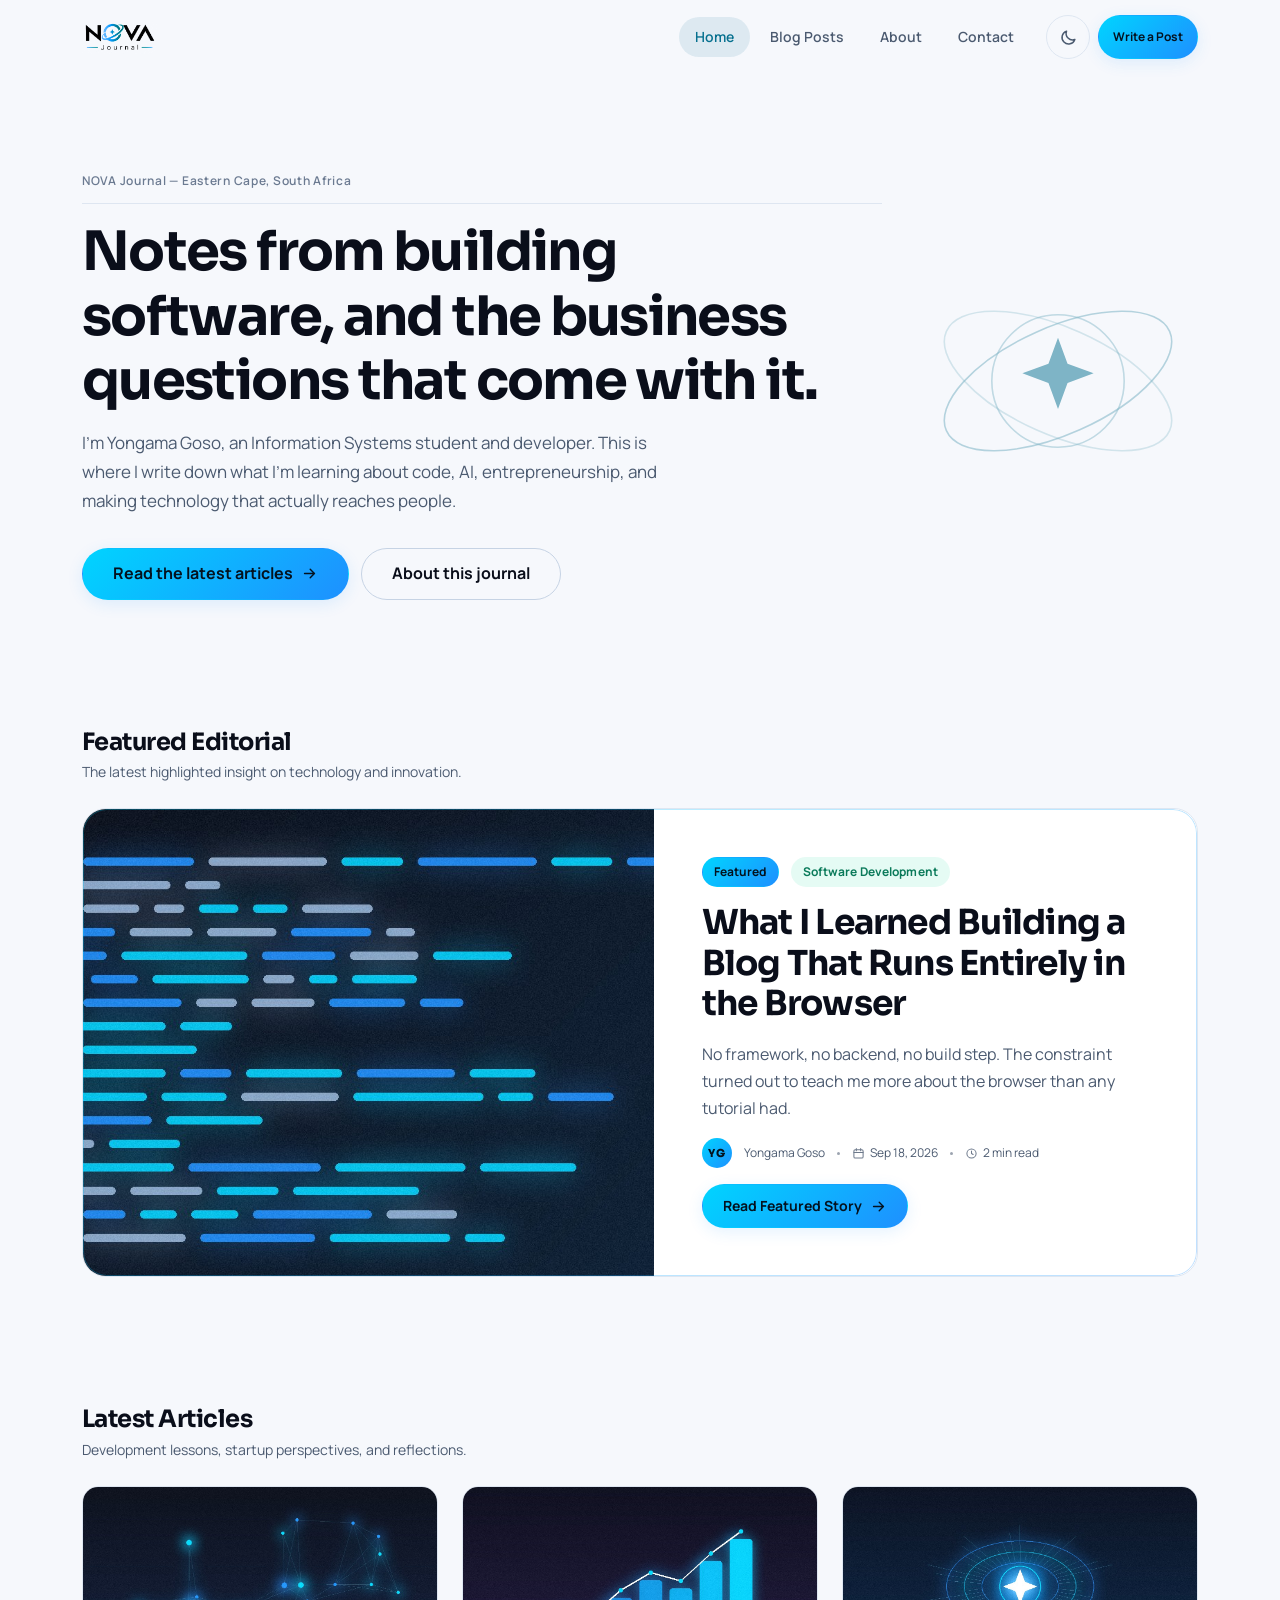
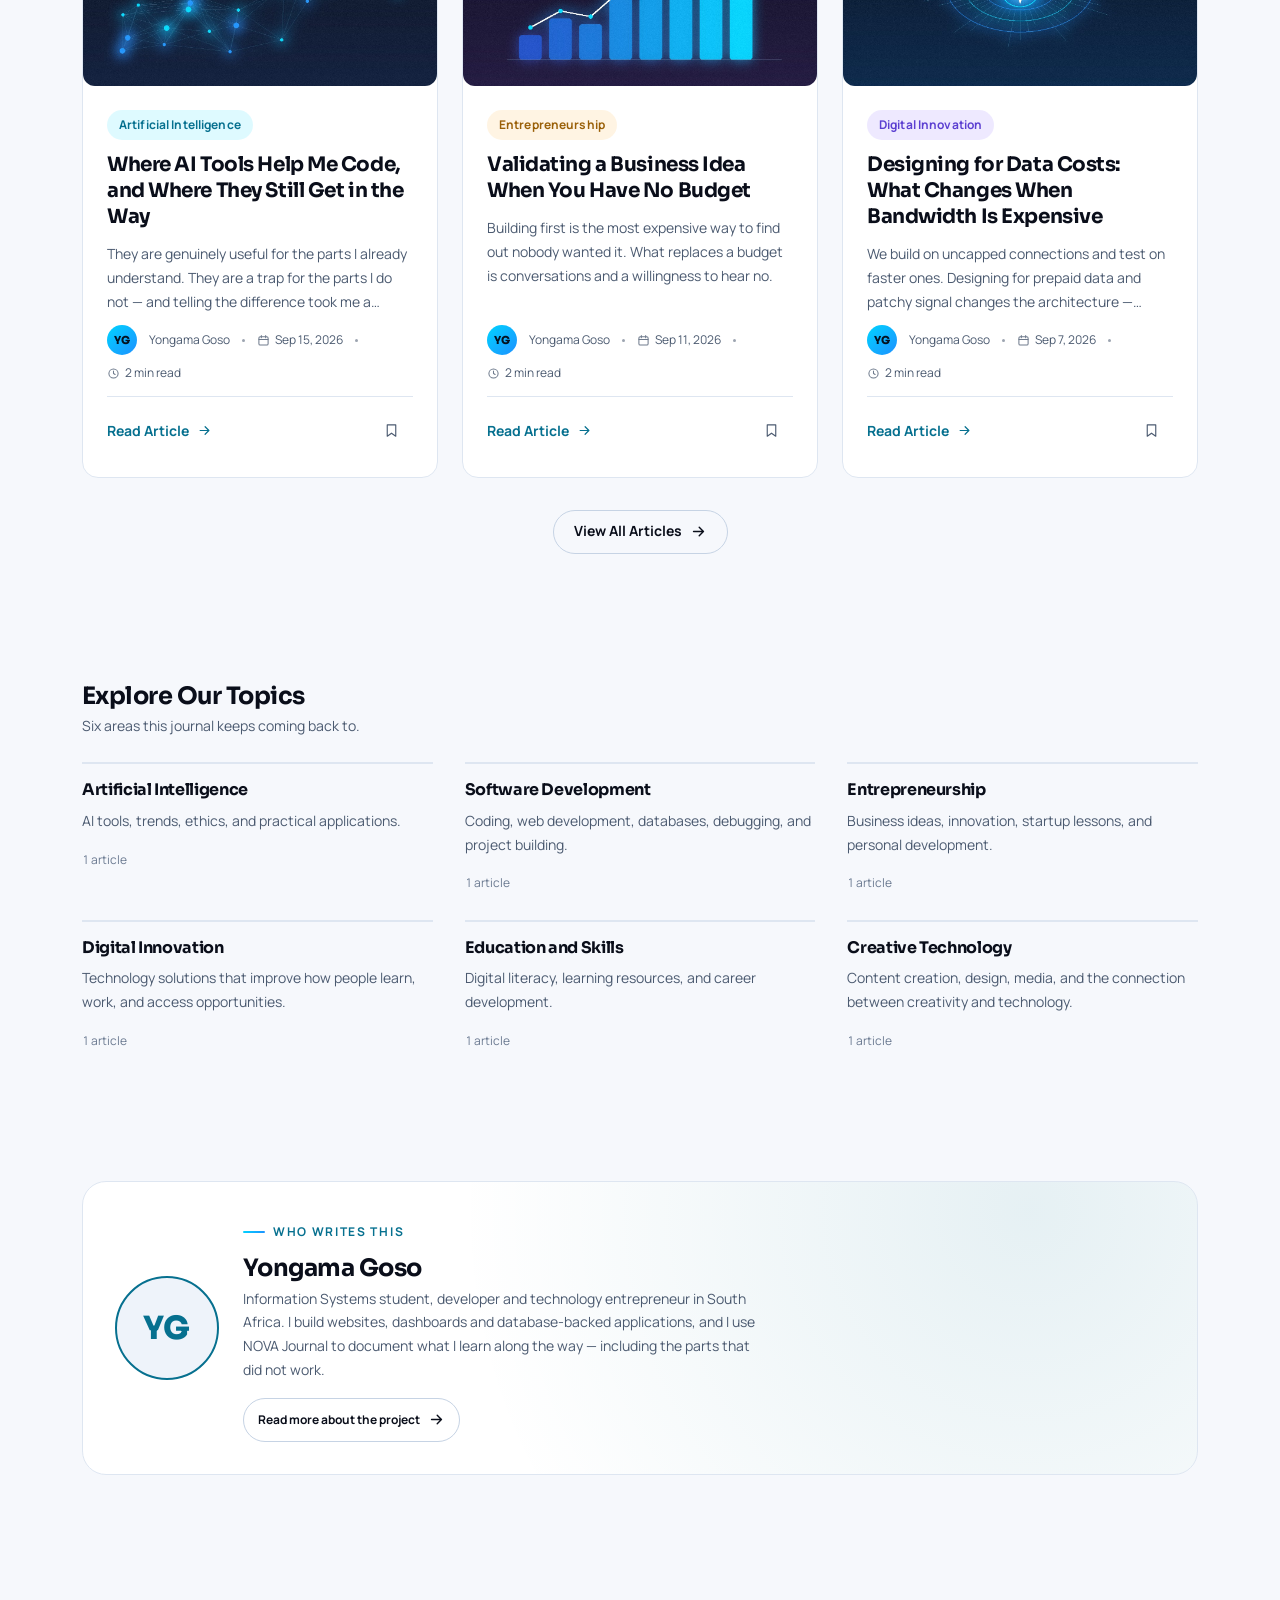
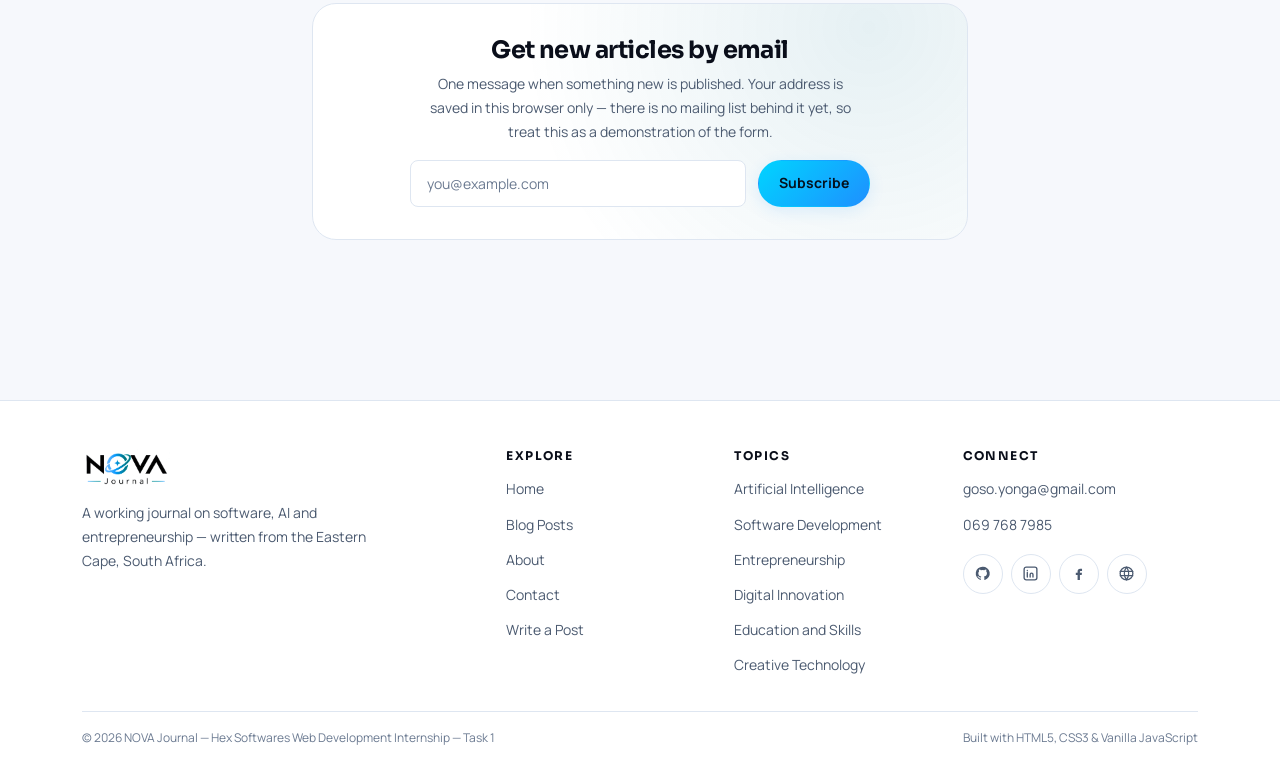
<file: index.html>
<!DOCTYPE html>
<html lang="en" data-theme="dark">
<head>
<meta charset="UTF-8">
<meta name="viewport" content="width=device-width, initial-scale=1.0">
<title>NOVA Journal — Notes on Software, AI and Entrepreneurship</title>
<meta name="description" content="A working journal by Yongama Goso on software development, artificial intelligence, entrepreneurship and digital innovation — written from the Eastern Cape, South Africa.">
<link rel="icon" href="assets/images/favicon.png" type="image/png">
<link rel="stylesheet" href="css/style.css">
<link rel="stylesheet" href="css/responsive.css">
<script>
/* Apply the saved theme before first paint so there is no colour flash. */
(function () {
  try {
    var raw = localStorage.getItem('hexsoftwares_theme');
    var t = raw ? JSON.parse(raw) : null;
    if (t !== 'light' && t !== 'dark') {
      t = (window.matchMedia && window.matchMedia('(prefers-color-scheme: light)').matches) ? 'light' : 'dark';
    }
    document.documentElement.setAttribute('data-theme', t);
  } catch (e) { /* keep the dark default */ }
  document.documentElement.classList.add('js');
})();
</script>
</head>
<body>

<a class="skip-link" href="#main">Skip to content</a>

<!-- ===================== HEADER ===================== -->
<header class="site-header">
  <div class="container header-inner">
    <a href="index.html" class="brand" aria-label="NOVA Journal — home">
      <img src="assets/images/nova-journal-logo.png" alt="NOVA Journal" width="1053" height="476" data-fallback="assets/images/fallback.jpg">
    </a>

    <nav class="site-nav" id="site-nav" aria-label="Primary">
      <ul>
        <li><a class="nav-link" href="index.html" data-page="index.html">Home</a></li>
        <li><a class="nav-link" href="blog.html" data-page="blog.html post.html">Blog Posts</a></li>
        <li><a class="nav-link" href="about.html" data-page="about.html">About</a></li>
        <li><a class="nav-link" href="contact.html" data-page="contact.html">Contact</a></li>
      </ul>
      <div class="nav-cta">
        <a class="btn btn-primary" href="create-post.html">Write a Post</a>
      </div>
    </nav>

    <div class="header-actions">
      <button class="btn-icon theme-toggle" type="button" aria-label="Switch theme">
        <svg class="icon-sun" viewBox="0 0 24 24" fill="none" stroke="currentColor" stroke-width="1.9" stroke-linecap="round" aria-hidden="true"><circle cx="12" cy="12" r="4.2"/><path d="M12 2v2M12 20v2M2 12h2M20 12h2M4.9 4.9l1.4 1.4M17.7 17.7l1.4 1.4M19.1 4.9l-1.4 1.4M6.3 17.7l-1.4 1.4"/></svg>
        <svg class="icon-moon" viewBox="0 0 24 24" fill="none" stroke="currentColor" stroke-width="1.9" stroke-linecap="round" stroke-linejoin="round" aria-hidden="true"><path d="M20 14.5A8.2 8.2 0 019.5 4 8.3 8.3 0 1020 14.5z"/></svg>
      </button>

      <a class="btn btn-primary btn-sm btn-cta" href="create-post.html">Write a Post</a>

      <button class="nav-toggle" type="button" aria-label="Open navigation menu" aria-expanded="false" aria-controls="site-nav">
        <svg class="icon-open" viewBox="0 0 24 24" fill="none" stroke="currentColor" stroke-width="2" stroke-linecap="round" aria-hidden="true"><path d="M4 7h16M4 12h16M4 17h16"/></svg>
        <svg class="icon-close" viewBox="0 0 24 24" fill="none" stroke="currentColor" stroke-width="2" stroke-linecap="round" aria-hidden="true"><path d="M6 6l12 12M18 6L6 18"/></svg>
      </button>
    </div>
  </div>
</header>

<main id="main">

  <!-- ===================== HERO ===================== -->
  <section class="hero">
    <div class="container hero-grid">
      <div class="hero-inner">
        <p class="masthead">NOVA Journal — Eastern Cape, South Africa</p>
        <h1>Notes from building software, and the business questions that come with it.</h1>
        <p class="hero-sub">I'm Yongama Goso, an Information Systems student and developer. This is where I write down what I'm learning about code, AI, entrepreneurship, and making technology that actually reaches people.</p>

        <div class="hero-cta">
          <a class="btn btn-primary btn-lg" href="blog.html">
            Read the latest articles
            <svg viewBox="0 0 24 24" fill="none" stroke="currentColor" stroke-width="2" stroke-linecap="round" stroke-linejoin="round" aria-hidden="true"><path d="M5 12h14M13 6l6 6-6 6"/></svg>
          </a>
          <a class="btn btn-ghost btn-lg" href="about.html">About this journal</a>
        </div>
      </div>

      <!-- Orbital mark from the NOVA logo, used as the hero's visual anchor -->
      <div class="hero-mark" aria-hidden="true">
        <svg viewBox="0 0 220 220" fill="none" stroke="currentColor" stroke-width="1.25">
          <ellipse cx="110" cy="110" rx="96" ry="42" transform="rotate(-24 110 110)" opacity=".55"/>
          <ellipse cx="110" cy="110" rx="96" ry="42" transform="rotate(24 110 110)" opacity=".3"/>
          <circle cx="110" cy="110" r="52" opacity=".45"/>
          <path d="M110 76l7.5 20.5L138 104l-20.5 7.5L110 132l-7.5-20.5L82 104l20.5-7.5z" fill="currentColor" stroke="none"/>
        </svg>
      </div>
    </div>
  </section>

  <!-- ===================== FEATURED EDITORIAL ===================== -->
  <section class="section" aria-labelledby="featured-heading">
    <div class="container">
      <div class="section-head reveal">
        <div>
          <h2 class="section-title" id="featured-heading">Featured Editorial</h2>
          <p class="section-sub">The latest highlighted insight on technology and innovation.</p>
        </div>
      </div>
      <div id="featured-post"></div>
    </div>
  </section>

  <!-- ===================== LATEST ARTICLES ===================== -->
  <section class="section" aria-labelledby="latest-heading">
    <div class="container">
      <div class="section-head reveal">
        <div>
          <h2 class="section-title" id="latest-heading">Latest Articles</h2>
          <p class="section-sub">Development lessons, startup perspectives, and reflections.</p>
        </div>
      </div>

      <div class="grid grid-3" id="latest-posts"></div>

      <div class="load-more-wrap reveal">
        <a class="btn btn-ghost" href="blog.html">
          View All Articles
          <svg viewBox="0 0 24 24" fill="none" stroke="currentColor" stroke-width="2" stroke-linecap="round" stroke-linejoin="round" aria-hidden="true"><path d="M5 12h14M13 6l6 6-6 6"/></svg>
        </a>
      </div>
    </div>
  </section>

  <!-- ===================== EXPLORE OUR TOPICS ===================== -->
  <section class="section" aria-labelledby="topics-heading">
    <div class="container">
      <div class="section-head reveal">
        <div>
          <h2 class="section-title" id="topics-heading">Explore Our Topics</h2>
          <p class="section-sub">Six areas this journal keeps coming back to.</p>
        </div>
      </div>
      <div class="topic-grid" id="topic-grid"></div>
    </div>
  </section>

  <!-- ===================== ABOUT PREVIEW ===================== -->
  <section class="section" aria-labelledby="about-preview-heading">
    <div class="container">
      <div class="panel panel-gradient reveal">
        <div class="about-preview">
          <span class="about-portrait monogram" aria-hidden="true">YG</span>
          <div>
            <p class="eyebrow">Who writes this</p>
            <h2 class="section-title" id="about-preview-heading">Yongama Goso</h2>
            <p class="section-sub" style="font-size:var(--fs-sm); margin-bottom:var(--sp-4); max-width:58ch;">
              Information Systems student, developer and technology entrepreneur in South Africa.
              I build websites, dashboards and database-backed applications, and I use NOVA Journal
              to document what I learn along the way — including the parts that did not work.
            </p>
            <a class="btn btn-ghost btn-sm" href="about.html">
              Read more about the project
              <svg viewBox="0 0 24 24" fill="none" stroke="currentColor" stroke-width="2" stroke-linecap="round" stroke-linejoin="round" aria-hidden="true"><path d="M5 12h14M13 6l6 6-6 6"/></svg>
            </a>
          </div>
        </div>
      </div>
    </div>
  </section>

  <!-- ===================== NEWSLETTER ===================== -->
  <section class="section" aria-labelledby="newsletter-heading">
    <div class="container container-narrow">
      <div class="panel panel-gradient reveal" style="text-align:center;">
        <h2 class="section-title" id="newsletter-heading">Get new articles by email</h2>
        <p class="section-sub" style="max-width:48ch; margin:var(--sp-2) auto 0;">
          One message when something new is published. Your address is saved in this browser only —
          there is no mailing list behind it yet, so treat this as a demonstration of the form.
        </p>

        <form class="newsletter-form" data-newsletter novalidate style="justify-content:center; max-width:460px; margin-inline:auto;">
          <div class="field">
            <label class="sr-only" for="newsletter-email">Email address</label>
            <input type="email" id="newsletter-email" name="email" placeholder="you@example.com" autocomplete="email" required>
            <p class="field-error" id="newsletter-error">Please enter a valid email address.</p>
          </div>
          <button class="btn btn-primary" type="submit">Subscribe</button>
        </form>
      </div>
    </div>
  </section>

</main>

<!-- ===================== FOOTER ===================== -->
<footer class="site-footer">
  <div class="container">
    <div class="footer-grid">
      <div>
        <a href="index.html" class="footer-brand" aria-label="NOVA Journal — home">
          <img src="assets/images/nova-journal-logo.png" alt="NOVA Journal" width="1053" height="476" loading="lazy" data-fallback="assets/images/fallback.jpg">
        </a>
        <p class="footer-tagline">A working journal on software, AI and entrepreneurship — written from the Eastern Cape, South Africa.</p>
      </div>

      <div class="footer-col">
        <h4>Explore</h4>
        <ul>
          <li><a href="index.html">Home</a></li>
          <li><a href="blog.html">Blog Posts</a></li>
          <li><a href="about.html">About</a></li>
          <li><a href="contact.html">Contact</a></li>
          <li><a href="create-post.html">Write a Post</a></li>
        </ul>
      </div>

      <div class="footer-col">
        <h4>Topics</h4>
        <ul>
          <li><a href="blog.html?category=Artificial%20Intelligence">Artificial Intelligence</a></li>
          <li><a href="blog.html?category=Software%20Development">Software Development</a></li>
          <li><a href="blog.html?category=Entrepreneurship">Entrepreneurship</a></li>
          <li><a href="blog.html?category=Digital%20Innovation">Digital Innovation</a></li>
          <li><a href="blog.html?category=Education%20and%20Skills">Education and Skills</a></li>
          <li><a href="blog.html?category=Creative%20Technology">Creative Technology</a></li>
        </ul>
      </div>

      <div class="footer-col">
        <h4>Connect</h4>
        <ul class="footer-contact">
          <li><a href="mailto:goso.yonga@gmail.com">goso.yonga@gmail.com</a></li>
          <li><a href="tel:+27697687985">069 768 7985</a></li>
        </ul>
        <div class="social-row">
          <a href="https://github.com/BigGee6566" target="_blank" rel="noopener noreferrer" aria-label="GitHub profile">
            <svg viewBox="0 0 24 24" fill="currentColor" aria-hidden="true"><path d="M12 2.4a9.6 9.6 0 00-3 18.7c.5.1.6-.2.6-.5v-1.7c-2.6.6-3.2-1.2-3.2-1.2-.5-1.1-1.1-1.4-1.1-1.4-.9-.6.1-.6.1-.6 1 .1 1.5 1 1.5 1 .9 1.5 2.3 1.1 2.9.8.1-.6.3-1.1.6-1.3-2.1-.2-4.3-1-4.3-4.6 0-1 .4-1.9 1-2.5-.1-.3-.4-1.3.1-2.6 0 0 .8-.3 2.6 1a9 9 0 014.8 0c1.8-1.3 2.6-1 2.6-1 .5 1.3.2 2.3.1 2.6.6.6 1 1.5 1 2.5 0 3.6-2.2 4.4-4.3 4.6.3.3.6.9.6 1.8v2.7c0 .3.2.6.7.5A9.6 9.6 0 0012 2.4z"/></svg>
          </a>
          <a href="https://www.linkedin.com/in/yongama-goso-85aaaa2b0" target="_blank" rel="noopener noreferrer" aria-label="LinkedIn profile">
            <svg viewBox="0 0 24 24" fill="none" stroke="currentColor" stroke-width="1.9" stroke-linecap="round" aria-hidden="true"><rect x="3" y="3" width="18" height="18" rx="3"/><path d="M7.5 10.5V17M7.5 7.6v.1M11.5 17v-3.6a2 2 0 014 0V17"/></svg>
          </a>
          <a href="https://www.facebook.com/yongama.ow.gee" target="_blank" rel="noopener noreferrer" aria-label="Facebook page">
            <svg viewBox="0 0 24 24" fill="currentColor" aria-hidden="true"><path d="M14.5 8.5h2.5V5.2h-2.6c-2.3 0-3.7 1.4-3.7 3.8v1.8H8.2v3.3h2.5V21h3.3v-6.9h2.5l.4-3.3h-2.9V9.4c0-.6.2-.9.9-.9z"/></svg>
          </a>
          <a href="https://biggee6566.github.io/Yongama-Goso/" target="_blank" rel="noopener noreferrer" aria-label="Personal portfolio website">
            <svg viewBox="0 0 24 24" fill="none" stroke="currentColor" stroke-width="1.8" stroke-linecap="round" stroke-linejoin="round" aria-hidden="true"><circle cx="12" cy="12" r="9"/><path d="M3.2 9h17.6M3.2 15h17.6"/><path d="M12 3a15 15 0 010 18 15 15 0 010-18z"/></svg>
          </a>
        </div>
      </div>
    </div>

    <div class="footer-bottom">
      <p>&copy; 2026 NOVA Journal — Hex Softwares Web Development Internship — Task 1</p>
      <p>Built with HTML5, CSS3 &amp; Vanilla JavaScript</p>
    </div>
  </div>
</footer>

<button class="scroll-top" type="button" aria-label="Scroll back to top">
  <svg viewBox="0 0 24 24" fill="none" stroke="currentColor" stroke-width="2" stroke-linecap="round" stroke-linejoin="round" aria-hidden="true"><path d="M12 19V5M5 12l7-7 7 7"/></svg>
</button>

<script src="js/data.js"></script>
<script src="js/app.js"></script>
<script src="js/blog.js"></script>
</body>
</html>
</file>
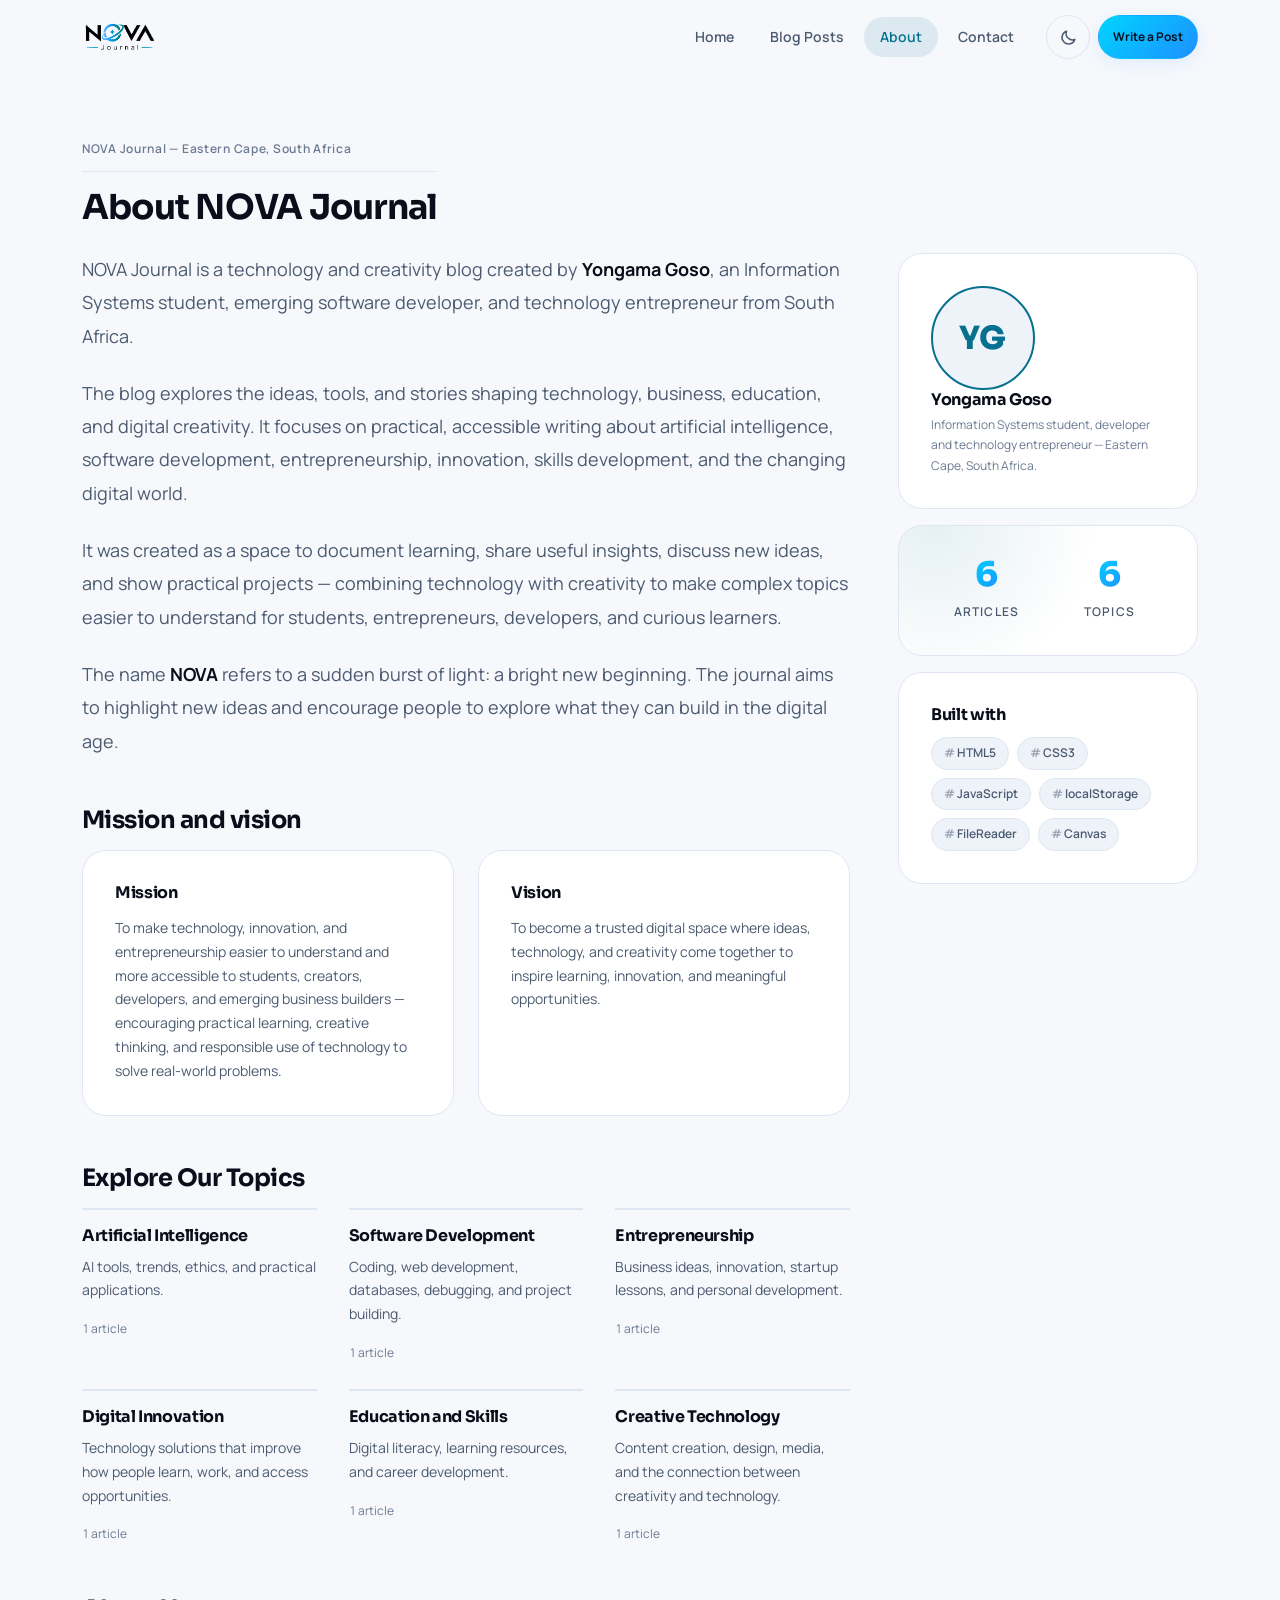
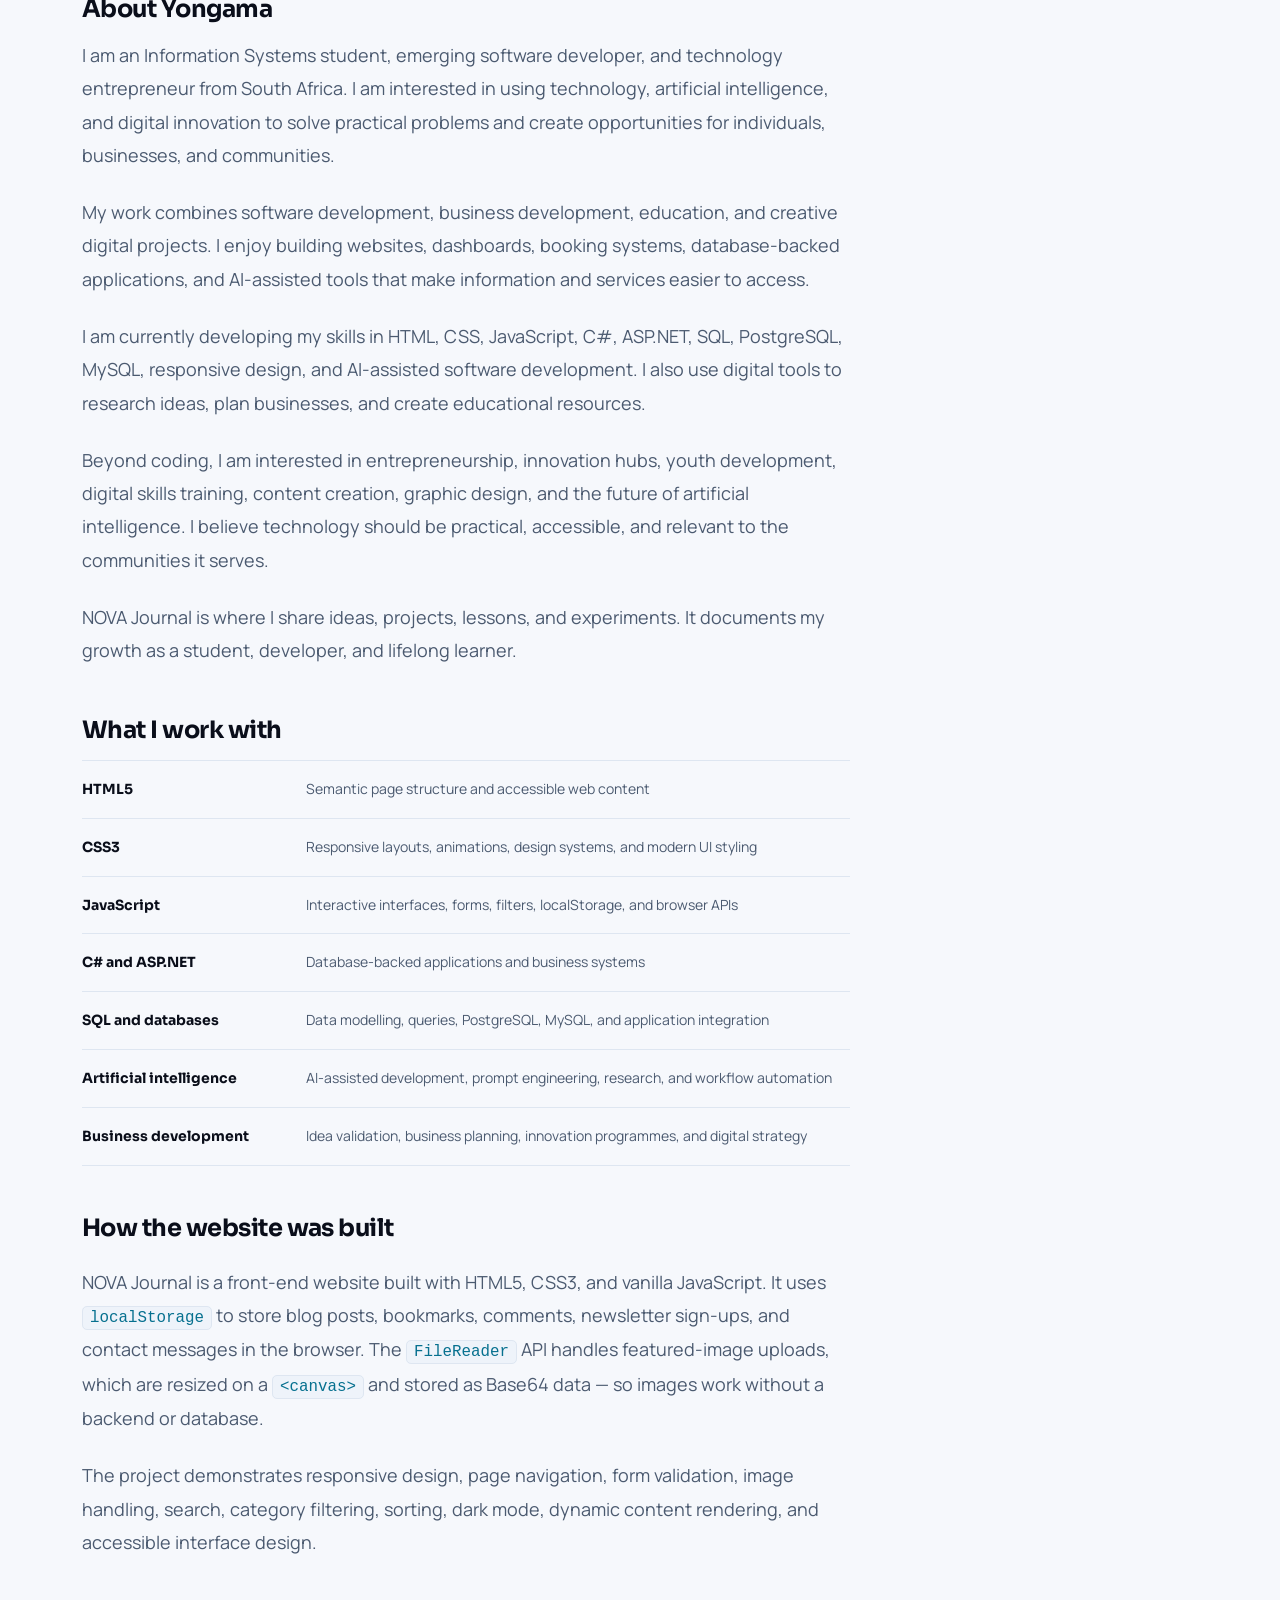
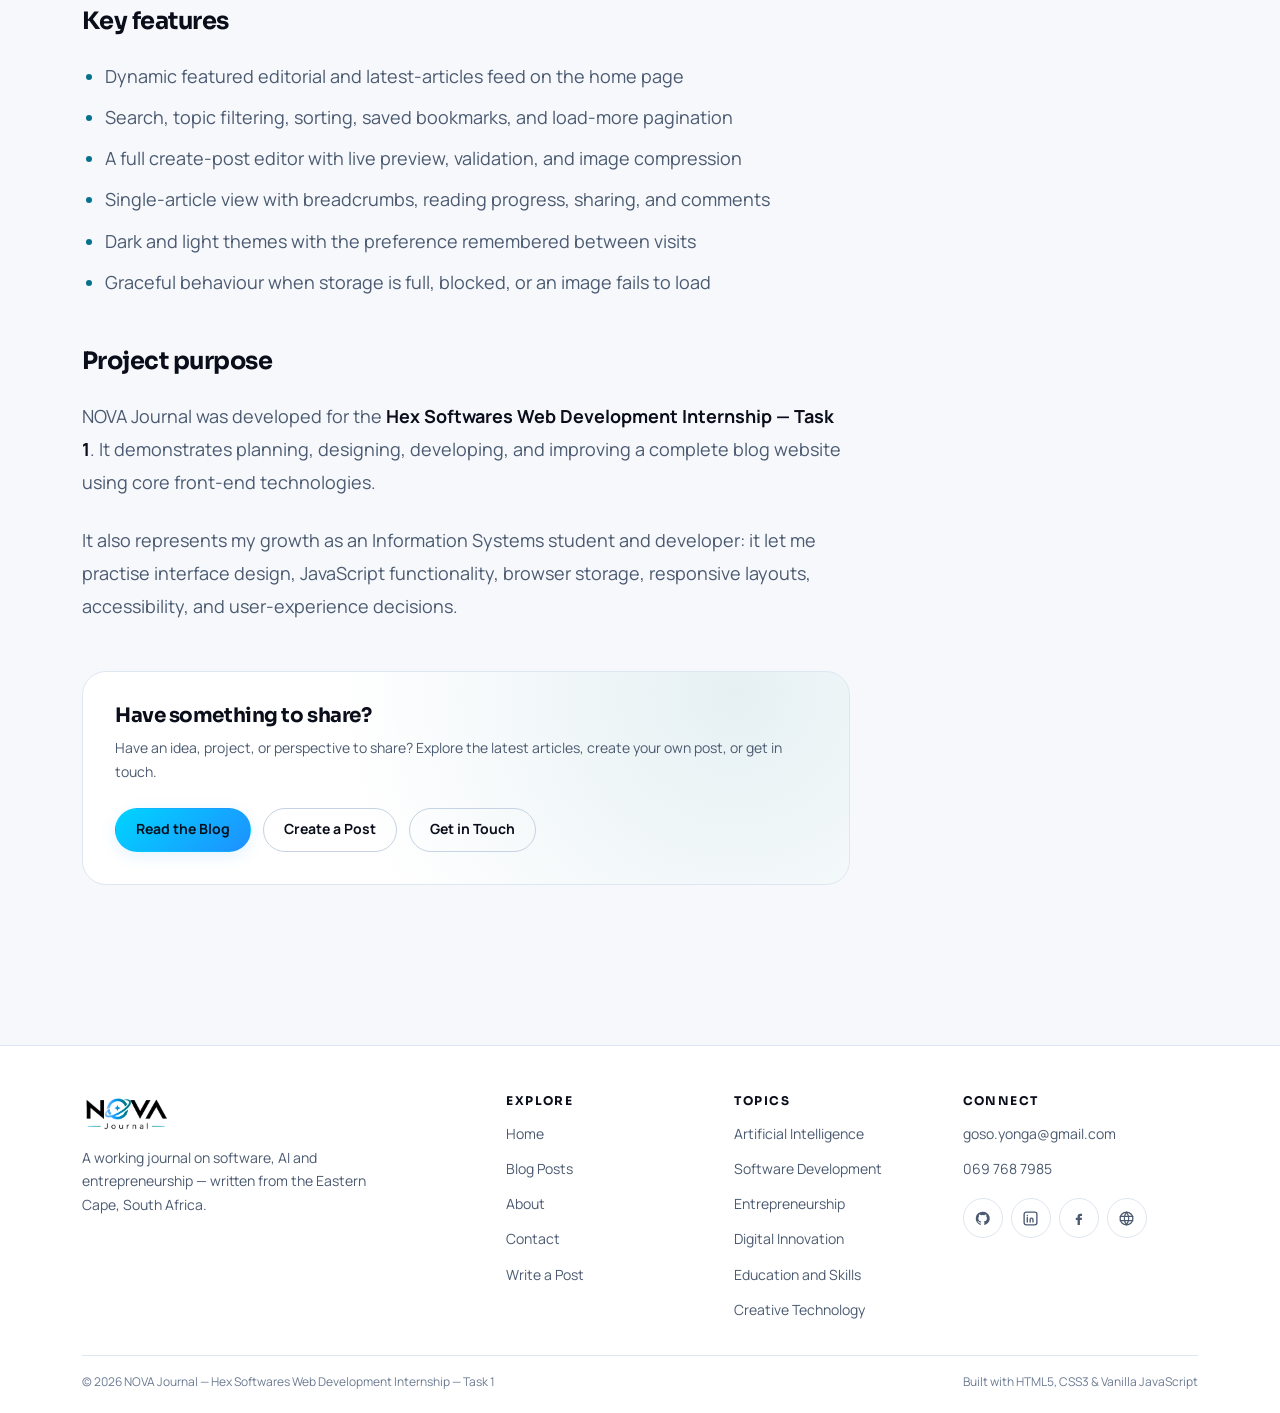
<file: about.html>
<!DOCTYPE html>
<html lang="en" data-theme="dark">
<head>
<meta charset="UTF-8">
<meta name="viewport" content="width=device-width, initial-scale=1.0">
<title>About — NOVA Journal</title>
<meta name="description" content="About NOVA Journal and its author: why the blog exists, what it was built with, and what was learned building it for the Hex Softwares Web Development Internship.">
<link rel="icon" href="assets/images/favicon.png" type="image/png">
<link rel="stylesheet" href="css/style.css">
<link rel="stylesheet" href="css/responsive.css">
<script>
/* Apply the saved theme before first paint so there is no colour flash. */
(function () {
  try {
    var raw = localStorage.getItem('hexsoftwares_theme');
    var t = raw ? JSON.parse(raw) : null;
    if (t !== 'light' && t !== 'dark') {
      t = (window.matchMedia && window.matchMedia('(prefers-color-scheme: light)').matches) ? 'light' : 'dark';
    }
    document.documentElement.setAttribute('data-theme', t);
  } catch (e) { /* keep the dark default */ }
  document.documentElement.classList.add('js');
})();
</script>
</head>
<body>

<a class="skip-link" href="#main">Skip to content</a>

<!-- ===================== HEADER ===================== -->
<header class="site-header">
  <div class="container header-inner">
    <a href="index.html" class="brand" aria-label="NOVA Journal — home">
      <img src="assets/images/nova-journal-logo.png" alt="NOVA Journal" width="1053" height="476" data-fallback="assets/images/fallback.jpg">
    </a>

    <nav class="site-nav" id="site-nav" aria-label="Primary">
      <ul>
        <li><a class="nav-link" href="index.html" data-page="index.html">Home</a></li>
        <li><a class="nav-link" href="blog.html" data-page="blog.html post.html">Blog Posts</a></li>
        <li><a class="nav-link" href="about.html" data-page="about.html">About</a></li>
        <li><a class="nav-link" href="contact.html" data-page="contact.html">Contact</a></li>
      </ul>
      <div class="nav-cta">
        <a class="btn btn-primary" href="create-post.html">Write a Post</a>
      </div>
    </nav>

    <div class="header-actions">
      <button class="btn-icon theme-toggle" type="button" aria-label="Switch theme">
        <svg class="icon-sun" viewBox="0 0 24 24" fill="none" stroke="currentColor" stroke-width="1.9" stroke-linecap="round" aria-hidden="true"><circle cx="12" cy="12" r="4.2"/><path d="M12 2v2M12 20v2M2 12h2M20 12h2M4.9 4.9l1.4 1.4M17.7 17.7l1.4 1.4M19.1 4.9l-1.4 1.4M6.3 17.7l-1.4 1.4"/></svg>
        <svg class="icon-moon" viewBox="0 0 24 24" fill="none" stroke="currentColor" stroke-width="1.9" stroke-linecap="round" stroke-linejoin="round" aria-hidden="true"><path d="M20 14.5A8.2 8.2 0 019.5 4 8.3 8.3 0 1020 14.5z"/></svg>
      </button>

      <a class="btn btn-primary btn-sm btn-cta" href="create-post.html">Write a Post</a>

      <button class="nav-toggle" type="button" aria-label="Open navigation menu" aria-expanded="false" aria-controls="site-nav">
        <svg class="icon-open" viewBox="0 0 24 24" fill="none" stroke="currentColor" stroke-width="2" stroke-linecap="round" aria-hidden="true"><path d="M4 7h16M4 12h16M4 17h16"/></svg>
        <svg class="icon-close" viewBox="0 0 24 24" fill="none" stroke="currentColor" stroke-width="2" stroke-linecap="round" aria-hidden="true"><path d="M6 6l12 12M18 6L6 18"/></svg>
      </button>
    </div>
  </div>
</header>

<main id="main">

  <section class="section">
    <div class="container">

      <div class="section-head reveal">
        <div>
          <p class="masthead">NOVA Journal — Eastern Cape, South Africa</p>
          <h1 class="section-title" style="font-size:var(--fs-2xl);">About NOVA Journal</h1>
        </div>
      </div>

      <div class="about-layout">
        <div>

          <!-- Introduction -->
          <div class="article-body reveal" style="max-width:none;">
            <p>NOVA Journal is a technology and creativity blog created by <strong>Yongama Goso</strong>, an Information Systems student, emerging software developer, and technology entrepreneur from South Africa.</p>
            <p>The blog explores the ideas, tools, and stories shaping technology, business, education, and digital creativity. It focuses on practical, accessible writing about artificial intelligence, software development, entrepreneurship, innovation, skills development, and the changing digital world.</p>
            <p>It was created as a space to document learning, share useful insights, discuss new ideas, and show practical projects — combining technology with creativity to make complex topics easier to understand for students, entrepreneurs, developers, and curious learners.</p>
            <p>The name <strong>NOVA</strong> refers to a sudden burst of light: a bright new beginning. The journal aims to highlight new ideas and encourage people to explore what they can build in the digital age.</p>
          </div>

          <!-- Mission & Vision -->
          <h2 class="section-title" style="margin:var(--sp-7) 0 var(--sp-4);">Mission and vision</h2>
          <div class="grid grid-2">
            <div class="panel reveal">
              <h3 class="topic-name" style="margin-bottom:var(--sp-3);">Mission</h3>
              <p class="section-sub" style="margin:0;">To make technology, innovation, and entrepreneurship easier to understand and more accessible to students, creators, developers, and emerging business builders — encouraging practical learning, creative thinking, and responsible use of technology to solve real-world problems.</p>
            </div>
            <div class="panel reveal">
              <h3 class="topic-name" style="margin-bottom:var(--sp-3);">Vision</h3>
              <p class="section-sub" style="margin:0;">To become a trusted digital space where ideas, technology, and creativity come together to inspire learning, innovation, and meaningful opportunities.</p>
            </div>
          </div>

          <!-- Topics -->
          <h2 class="section-title" style="margin:var(--sp-7) 0 var(--sp-4);">Explore Our Topics</h2>
          <div class="topic-grid" id="topic-grid"></div>

          <!-- About Yongama -->
          <h2 class="section-title" style="margin:var(--sp-7) 0 var(--sp-4);">About Yongama</h2>
          <div class="article-body reveal" style="max-width:none;">
            <p>I am an Information Systems student, emerging software developer, and technology entrepreneur from South Africa. I am interested in using technology, artificial intelligence, and digital innovation to solve practical problems and create opportunities for individuals, businesses, and communities.</p>
            <p>My work combines software development, business development, education, and creative digital projects. I enjoy building websites, dashboards, booking systems, database-backed applications, and AI-assisted tools that make information and services easier to access.</p>
            <p>I am currently developing my skills in HTML, CSS, JavaScript, C#, ASP.NET, SQL, PostgreSQL, MySQL, responsive design, and AI-assisted software development. I also use digital tools to research ideas, plan businesses, and create educational resources.</p>
            <p>Beyond coding, I am interested in entrepreneurship, innovation hubs, youth development, digital skills training, content creation, graphic design, and the future of artificial intelligence. I believe technology should be practical, accessible, and relevant to the communities it serves.</p>
            <p>NOVA Journal is where I share ideas, projects, lessons, and experiments. It documents my growth as a student, developer, and lifelong learner.</p>
          </div>

          <!-- Skills -->
          <h2 class="section-title" style="margin:var(--sp-7) 0 var(--sp-4);">What I work with</h2>
          <dl class="skill-list reveal">
            <div class="skill-row">
              <dt>HTML5</dt>
              <dd>Semantic page structure and accessible web content</dd>
            </div>
            <div class="skill-row">
              <dt>CSS3</dt>
              <dd>Responsive layouts, animations, design systems, and modern UI styling</dd>
            </div>
            <div class="skill-row">
              <dt>JavaScript</dt>
              <dd>Interactive interfaces, forms, filters, localStorage, and browser APIs</dd>
            </div>
            <div class="skill-row">
              <dt>C# and ASP.NET</dt>
              <dd>Database-backed applications and business systems</dd>
            </div>
            <div class="skill-row">
              <dt>SQL and databases</dt>
              <dd>Data modelling, queries, PostgreSQL, MySQL, and application integration</dd>
            </div>
            <div class="skill-row">
              <dt>Artificial intelligence</dt>
              <dd>AI-assisted development, prompt engineering, research, and workflow automation</dd>
            </div>
            <div class="skill-row">
              <dt>Business development</dt>
              <dd>Idea validation, business planning, innovation programmes, and digital strategy</dd>
            </div>
          </dl>

          <!-- How it was built -->
          <div class="article-body reveal" style="max-width:none; margin-top:var(--sp-7);">
            <h2>How the website was built</h2>
            <p>NOVA Journal is a front-end website built with HTML5, CSS3, and vanilla JavaScript. It uses <code>localStorage</code> to store blog posts, bookmarks, comments, newsletter sign-ups, and contact messages in the browser. The <code>FileReader</code> API handles featured-image uploads, which are resized on a <code>&lt;canvas&gt;</code> and stored as Base64 data — so images work without a backend or database.</p>
            <p>The project demonstrates responsive design, page navigation, form validation, image handling, search, category filtering, sorting, dark mode, dynamic content rendering, and accessible interface design.</p>

            <h2>Key features</h2>
            <ul>
              <li>Dynamic featured editorial and latest-articles feed on the home page</li>
              <li>Search, topic filtering, sorting, saved bookmarks, and load-more pagination</li>
              <li>A full create-post editor with live preview, validation, and image compression</li>
              <li>Single-article view with breadcrumbs, reading progress, sharing, and comments</li>
              <li>Dark and light themes with the preference remembered between visits</li>
              <li>Graceful behaviour when storage is full, blocked, or an image fails to load</li>
            </ul>

            <h2>Project purpose</h2>
            <p>NOVA Journal was developed for the <strong>Hex Softwares Web Development Internship — Task 1</strong>. It demonstrates planning, designing, developing, and improving a complete blog website using core front-end technologies.</p>
            <p>It also represents my growth as an Information Systems student and developer: it let me practise interface design, JavaScript functionality, browser storage, responsive layouts, accessibility, and user-experience decisions.</p>
          </div>

          <!-- CTAs -->
          <div class="panel panel-gradient reveal" style="margin-top:var(--sp-7);">
            <h2 class="section-title" style="font-size:var(--fs-lg); margin-bottom:var(--sp-2);">Have something to share?</h2>
            <p class="section-sub" style="margin-bottom:var(--sp-5);">Have an idea, project, or perspective to share? Explore the latest articles, create your own post, or get in touch.</p>
            <div class="hero-cta">
              <a class="btn btn-primary" href="blog.html">Read the Blog</a>
              <a class="btn btn-ghost" href="create-post.html">Create a Post</a>
              <a class="btn btn-ghost" href="contact.html">Get in Touch</a>
            </div>
          </div>

        </div>

        <!-- Sidebar -->
        <aside class="about-aside">
          <div class="panel reveal" style="margin-bottom:var(--sp-4);">
            <span class="about-portrait monogram" aria-hidden="true">YG</span>
            <h2 class="topic-name" style="margin-bottom:var(--sp-1);">Yongama Goso</h2>
            <p class="field-hint">Information Systems student, developer and technology entrepreneur — Eastern Cape, South Africa.</p>
          </div>

          <div class="stats reveal" id="stats" style="grid-template-columns:repeat(2,1fr); margin-bottom:var(--sp-4);">
            <div class="stat">
              <span class="stat-num" data-stat="posts">0</span>
              <span class="stat-label">Articles</span>
            </div>
            <div class="stat">
              <span class="stat-num" data-stat="categories">0</span>
              <span class="stat-label">Topics</span>
            </div>
          </div>

          <div class="panel reveal">
            <h2 class="topic-name" style="margin-bottom:var(--sp-3);">Built with</h2>
            <div class="tag-list">
              <span class="tag">HTML5</span>
              <span class="tag">CSS3</span>
              <span class="tag">JavaScript</span>
              <span class="tag">localStorage</span>
              <span class="tag">FileReader</span>
              <span class="tag">Canvas</span>
            </div>
          </div>
        </aside>

      </div>
    </div>
  </section>

</main>

<!-- ===================== FOOTER ===================== -->
<footer class="site-footer">
  <div class="container">
    <div class="footer-grid">
      <div>
        <a href="index.html" class="footer-brand" aria-label="NOVA Journal — home">
          <img src="assets/images/nova-journal-logo.png" alt="NOVA Journal" width="1053" height="476" loading="lazy" data-fallback="assets/images/fallback.jpg">
        </a>
        <p class="footer-tagline">A working journal on software, AI and entrepreneurship — written from the Eastern Cape, South Africa.</p>
      </div>

      <div class="footer-col">
        <h4>Explore</h4>
        <ul>
          <li><a href="index.html">Home</a></li>
          <li><a href="blog.html">Blog Posts</a></li>
          <li><a href="about.html">About</a></li>
          <li><a href="contact.html">Contact</a></li>
          <li><a href="create-post.html">Write a Post</a></li>
        </ul>
      </div>

      <div class="footer-col">
        <h4>Topics</h4>
        <ul>
          <li><a href="blog.html?category=Artificial%20Intelligence">Artificial Intelligence</a></li>
          <li><a href="blog.html?category=Software%20Development">Software Development</a></li>
          <li><a href="blog.html?category=Entrepreneurship">Entrepreneurship</a></li>
          <li><a href="blog.html?category=Digital%20Innovation">Digital Innovation</a></li>
          <li><a href="blog.html?category=Education%20and%20Skills">Education and Skills</a></li>
          <li><a href="blog.html?category=Creative%20Technology">Creative Technology</a></li>
        </ul>
      </div>

      <div class="footer-col">
        <h4>Connect</h4>
        <ul class="footer-contact">
          <li><a href="mailto:goso.yonga@gmail.com">goso.yonga@gmail.com</a></li>
          <li><a href="tel:+27697687985">069 768 7985</a></li>
        </ul>
        <div class="social-row">
          <a href="https://github.com/BigGee6566" target="_blank" rel="noopener noreferrer" aria-label="GitHub profile">
            <svg viewBox="0 0 24 24" fill="currentColor" aria-hidden="true"><path d="M12 2.4a9.6 9.6 0 00-3 18.7c.5.1.6-.2.6-.5v-1.7c-2.6.6-3.2-1.2-3.2-1.2-.5-1.1-1.1-1.4-1.1-1.4-.9-.6.1-.6.1-.6 1 .1 1.5 1 1.5 1 .9 1.5 2.3 1.1 2.9.8.1-.6.3-1.1.6-1.3-2.1-.2-4.3-1-4.3-4.6 0-1 .4-1.9 1-2.5-.1-.3-.4-1.3.1-2.6 0 0 .8-.3 2.6 1a9 9 0 014.8 0c1.8-1.3 2.6-1 2.6-1 .5 1.3.2 2.3.1 2.6.6.6 1 1.5 1 2.5 0 3.6-2.2 4.4-4.3 4.6.3.3.6.9.6 1.8v2.7c0 .3.2.6.7.5A9.6 9.6 0 0012 2.4z"/></svg>
          </a>
          <a href="https://www.linkedin.com/in/yongama-goso-85aaaa2b0" target="_blank" rel="noopener noreferrer" aria-label="LinkedIn profile">
            <svg viewBox="0 0 24 24" fill="none" stroke="currentColor" stroke-width="1.9" stroke-linecap="round" aria-hidden="true"><rect x="3" y="3" width="18" height="18" rx="3"/><path d="M7.5 10.5V17M7.5 7.6v.1M11.5 17v-3.6a2 2 0 014 0V17"/></svg>
          </a>
          <a href="https://www.facebook.com/yongama.ow.gee" target="_blank" rel="noopener noreferrer" aria-label="Facebook page">
            <svg viewBox="0 0 24 24" fill="currentColor" aria-hidden="true"><path d="M14.5 8.5h2.5V5.2h-2.6c-2.3 0-3.7 1.4-3.7 3.8v1.8H8.2v3.3h2.5V21h3.3v-6.9h2.5l.4-3.3h-2.9V9.4c0-.6.2-.9.9-.9z"/></svg>
          </a>
          <a href="https://biggee6566.github.io/Yongama-Goso/" target="_blank" rel="noopener noreferrer" aria-label="Personal portfolio website">
            <svg viewBox="0 0 24 24" fill="none" stroke="currentColor" stroke-width="1.8" stroke-linecap="round" stroke-linejoin="round" aria-hidden="true"><circle cx="12" cy="12" r="9"/><path d="M3.2 9h17.6M3.2 15h17.6"/><path d="M12 3a15 15 0 010 18 15 15 0 010-18z"/></svg>
          </a>
        </div>
      </div>
    </div>

    <div class="footer-bottom">
      <p>&copy; 2026 NOVA Journal — Hex Softwares Web Development Internship — Task 1</p>
      <p>Built with HTML5, CSS3 &amp; Vanilla JavaScript</p>
    </div>
  </div>
</footer>

<button class="scroll-top" type="button" aria-label="Scroll back to top">
  <svg viewBox="0 0 24 24" fill="none" stroke="currentColor" stroke-width="2" stroke-linecap="round" stroke-linejoin="round" aria-hidden="true"><path d="M12 19V5M5 12l7-7 7 7"/></svg>
</button>

<script src="js/data.js"></script>
<script src="js/app.js"></script>
<script src="js/blog.js"></script>
</body>
</html>
</file>
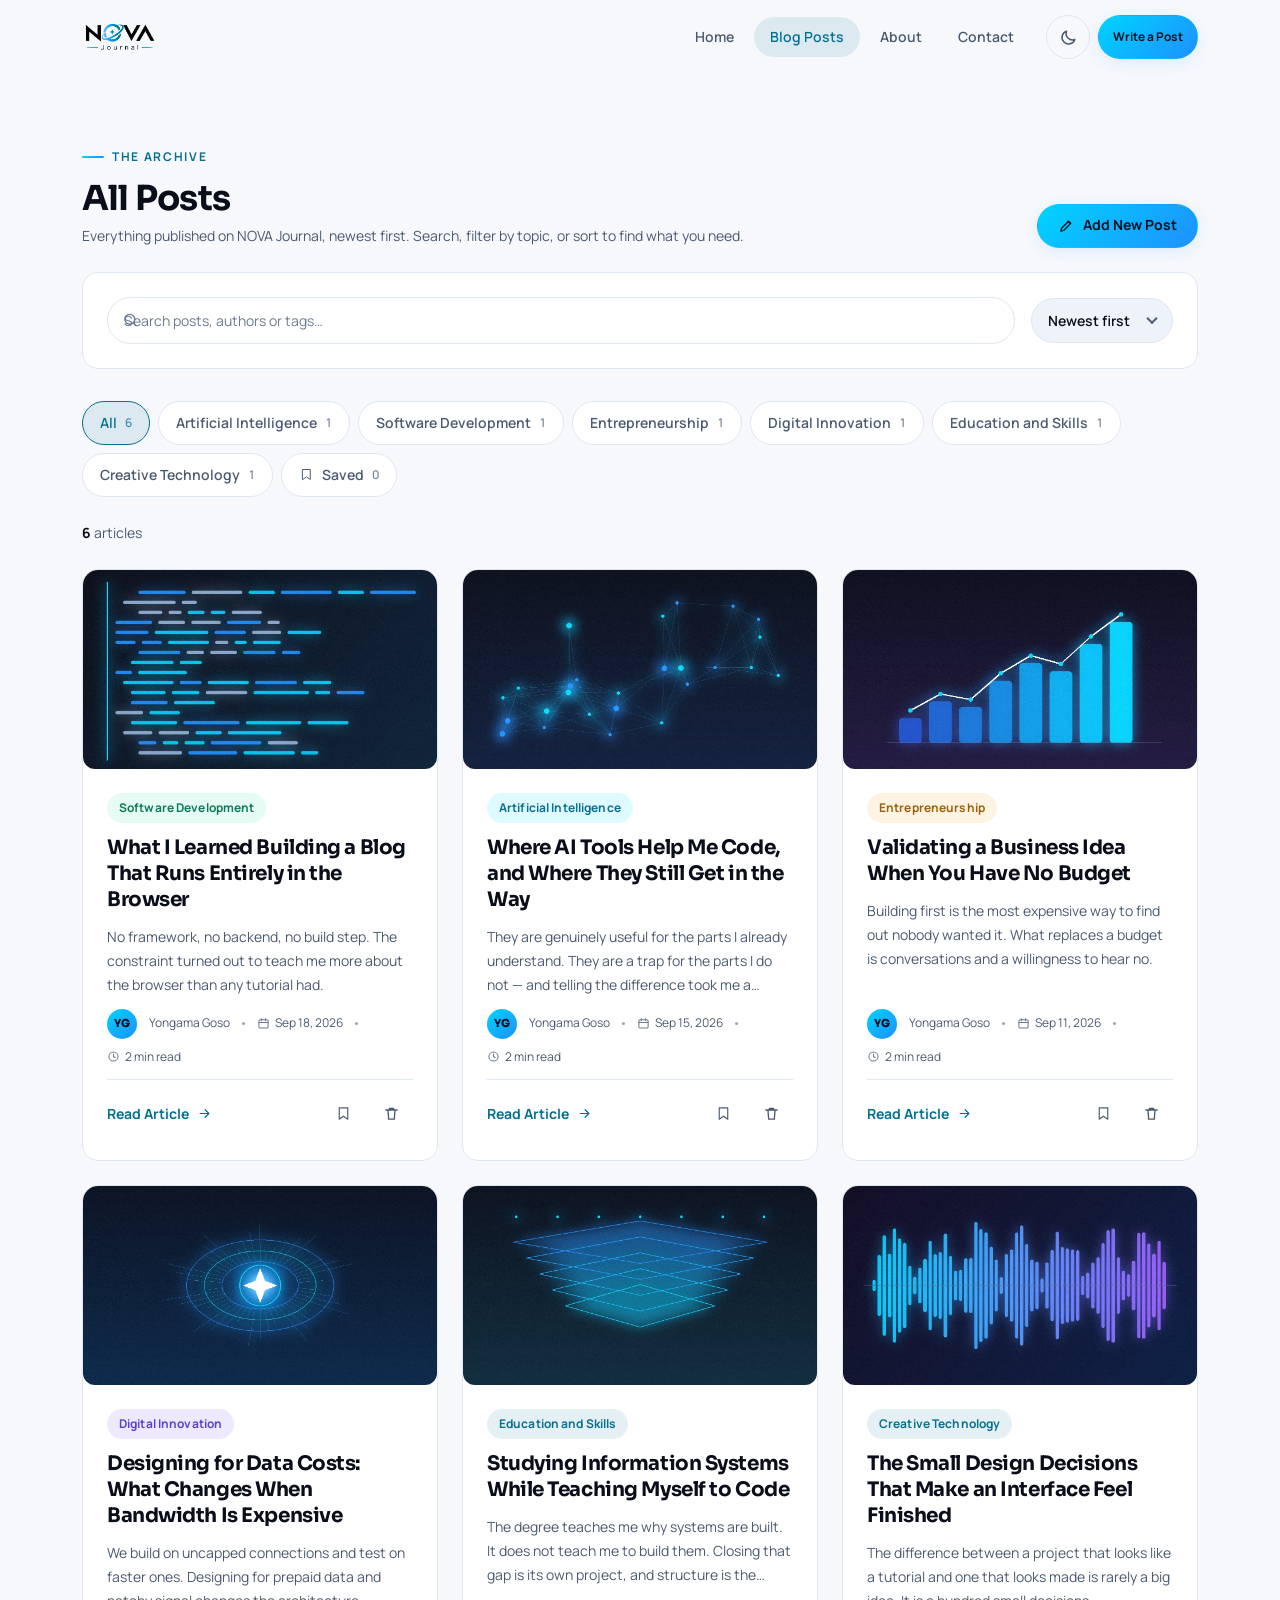
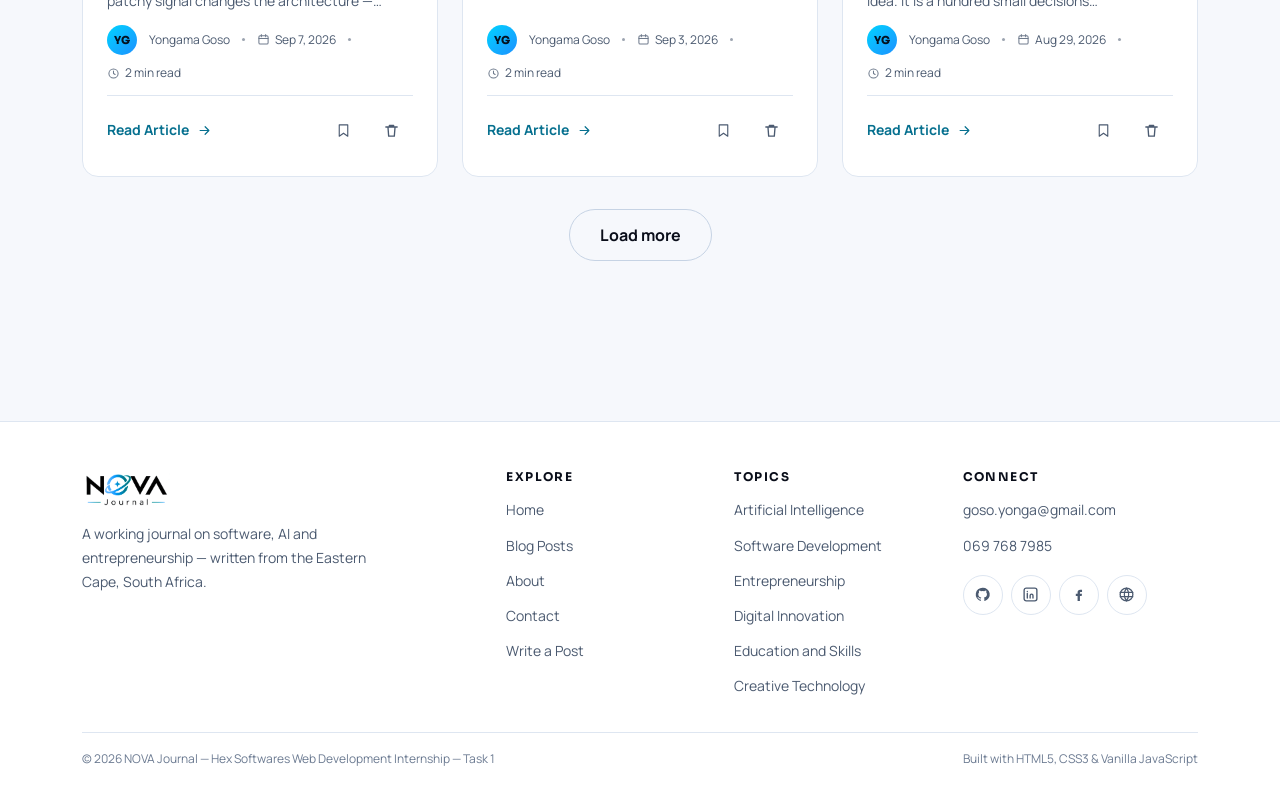
<file: blog.html>
<!DOCTYPE html>
<html lang="en" data-theme="dark">
<head>
<meta charset="UTF-8">
<meta name="viewport" content="width=device-width, initial-scale=1.0">
<title>Blog Posts — NOVA Journal</title>
<meta name="description" content="Every article on NOVA Journal. Search, filter by category and sort posts on AI, software development, entrepreneurship, innovation, education and media.">
<link rel="icon" href="assets/images/favicon.png" type="image/png">
<link rel="stylesheet" href="css/style.css">
<link rel="stylesheet" href="css/responsive.css">
<script>
/* Apply the saved theme before first paint so there is no colour flash. */
(function () {
  try {
    var raw = localStorage.getItem('hexsoftwares_theme');
    var t = raw ? JSON.parse(raw) : null;
    if (t !== 'light' && t !== 'dark') {
      t = (window.matchMedia && window.matchMedia('(prefers-color-scheme: light)').matches) ? 'light' : 'dark';
    }
    document.documentElement.setAttribute('data-theme', t);
  } catch (e) { /* keep the dark default */ }
  document.documentElement.classList.add('js');
})();
</script>
</head>
<body>

<a class="skip-link" href="#main">Skip to content</a>

<!-- ===================== HEADER ===================== -->
<header class="site-header">
  <div class="container header-inner">
    <a href="index.html" class="brand" aria-label="NOVA Journal — home">
      <img src="assets/images/nova-journal-logo.png" alt="NOVA Journal" width="1053" height="476" data-fallback="assets/images/fallback.jpg">
    </a>

    <nav class="site-nav" id="site-nav" aria-label="Primary">
      <ul>
        <li><a class="nav-link" href="index.html" data-page="index.html">Home</a></li>
        <li><a class="nav-link" href="blog.html" data-page="blog.html post.html">Blog Posts</a></li>
        <li><a class="nav-link" href="about.html" data-page="about.html">About</a></li>
        <li><a class="nav-link" href="contact.html" data-page="contact.html">Contact</a></li>
      </ul>
      <div class="nav-cta">
        <a class="btn btn-primary" href="create-post.html">Write a Post</a>
      </div>
    </nav>

    <div class="header-actions">
      <button class="btn-icon theme-toggle" type="button" aria-label="Switch theme">
        <svg class="icon-sun" viewBox="0 0 24 24" fill="none" stroke="currentColor" stroke-width="1.9" stroke-linecap="round" aria-hidden="true"><circle cx="12" cy="12" r="4.2"/><path d="M12 2v2M12 20v2M2 12h2M20 12h2M4.9 4.9l1.4 1.4M17.7 17.7l1.4 1.4M19.1 4.9l-1.4 1.4M6.3 17.7l-1.4 1.4"/></svg>
        <svg class="icon-moon" viewBox="0 0 24 24" fill="none" stroke="currentColor" stroke-width="1.9" stroke-linecap="round" stroke-linejoin="round" aria-hidden="true"><path d="M20 14.5A8.2 8.2 0 019.5 4 8.3 8.3 0 1020 14.5z"/></svg>
      </button>

      <a class="btn btn-primary btn-sm btn-cta" href="create-post.html">Write a Post</a>

      <button class="nav-toggle" type="button" aria-label="Open navigation menu" aria-expanded="false" aria-controls="site-nav">
        <svg class="icon-open" viewBox="0 0 24 24" fill="none" stroke="currentColor" stroke-width="2" stroke-linecap="round" aria-hidden="true"><path d="M4 7h16M4 12h16M4 17h16"/></svg>
        <svg class="icon-close" viewBox="0 0 24 24" fill="none" stroke="currentColor" stroke-width="2" stroke-linecap="round" aria-hidden="true"><path d="M6 6l12 12M18 6L6 18"/></svg>
      </button>
    </div>
  </div>
</header>

<main id="main">

  <section class="section">
    <div class="container">

      <div class="section-head reveal">
        <div>
          <p class="eyebrow">The archive</p>
          <h1 class="section-title" style="font-size:var(--fs-2xl);">All Posts</h1>
          <p class="section-sub">Everything published on NOVA Journal, newest first. Search, filter by topic, or sort to find what you need.</p>
        </div>
        <a class="btn btn-primary" href="create-post.html">
          <svg viewBox="0 0 24 24" fill="none" stroke="currentColor" stroke-width="1.9" stroke-linecap="round" stroke-linejoin="round" aria-hidden="true"><path d="M4 20l4-1 10-10-3-3L5 16z"/><path d="M14 6l3 3"/></svg>
          Add New Post
        </a>
      </div>

      <!-- Search / sort toolbar -->
      <div class="toolbar reveal">
        <div class="toolbar-row">
          <div class="search-box">
            <svg viewBox="0 0 24 24" fill="none" stroke="currentColor" stroke-width="2" stroke-linecap="round" aria-hidden="true"><circle cx="11" cy="11" r="7"/><path d="M20 20l-3.5-3.5"/></svg>
            <label class="sr-only" for="search-input">Search posts</label>
            <input type="search" id="search-input" placeholder="Search posts, authors or tags…" autocomplete="off">
          </div>
        </div>
        <div class="toolbar-row" style="flex:0 0 auto;">
          <div class="select-wrap">
            <label class="sr-only" for="sort-select">Sort posts</label>
            <select id="sort-select">
              <option value="newest">Newest first</option>
              <option value="oldest">Oldest first</option>
              <option value="az">Title A–Z</option>
              <option value="za">Title Z–A</option>
            </select>
          </div>
        </div>
      </div>

      <!-- Category filter chips -->
      <h2 class="sr-only">Filter by category</h2>
      <div class="chip-row reveal" id="category-filters" role="group" aria-label="Filter posts by category" style="margin-bottom:var(--sp-5);"></div>

      <p class="result-count" id="result-count" role="status" aria-live="polite" style="margin-bottom:var(--sp-5);"></p>

      <h2 class="sr-only">Posts</h2>
      <div class="grid grid-3" id="post-list"></div>

      <div class="load-more-wrap" id="load-more-wrap" hidden>
        <button class="btn btn-ghost btn-lg" type="button" id="load-more">Load more</button>
      </div>

    </div>
  </section>

</main>

<!-- ===================== FOOTER ===================== -->
<footer class="site-footer">
  <div class="container">
    <div class="footer-grid">
      <div>
        <a href="index.html" class="footer-brand" aria-label="NOVA Journal — home">
          <img src="assets/images/nova-journal-logo.png" alt="NOVA Journal" width="1053" height="476" loading="lazy" data-fallback="assets/images/fallback.jpg">
        </a>
        <p class="footer-tagline">A working journal on software, AI and entrepreneurship — written from the Eastern Cape, South Africa.</p>
      </div>

      <div class="footer-col">
        <h4>Explore</h4>
        <ul>
          <li><a href="index.html">Home</a></li>
          <li><a href="blog.html">Blog Posts</a></li>
          <li><a href="about.html">About</a></li>
          <li><a href="contact.html">Contact</a></li>
          <li><a href="create-post.html">Write a Post</a></li>
        </ul>
      </div>

      <div class="footer-col">
        <h4>Topics</h4>
        <ul>
          <li><a href="blog.html?category=Artificial%20Intelligence">Artificial Intelligence</a></li>
          <li><a href="blog.html?category=Software%20Development">Software Development</a></li>
          <li><a href="blog.html?category=Entrepreneurship">Entrepreneurship</a></li>
          <li><a href="blog.html?category=Digital%20Innovation">Digital Innovation</a></li>
          <li><a href="blog.html?category=Education%20and%20Skills">Education and Skills</a></li>
          <li><a href="blog.html?category=Creative%20Technology">Creative Technology</a></li>
        </ul>
      </div>

      <div class="footer-col">
        <h4>Connect</h4>
        <ul class="footer-contact">
          <li><a href="mailto:goso.yonga@gmail.com">goso.yonga@gmail.com</a></li>
          <li><a href="tel:+27697687985">069 768 7985</a></li>
        </ul>
        <div class="social-row">
          <a href="https://github.com/BigGee6566" target="_blank" rel="noopener noreferrer" aria-label="GitHub profile">
            <svg viewBox="0 0 24 24" fill="currentColor" aria-hidden="true"><path d="M12 2.4a9.6 9.6 0 00-3 18.7c.5.1.6-.2.6-.5v-1.7c-2.6.6-3.2-1.2-3.2-1.2-.5-1.1-1.1-1.4-1.1-1.4-.9-.6.1-.6.1-.6 1 .1 1.5 1 1.5 1 .9 1.5 2.3 1.1 2.9.8.1-.6.3-1.1.6-1.3-2.1-.2-4.3-1-4.3-4.6 0-1 .4-1.9 1-2.5-.1-.3-.4-1.3.1-2.6 0 0 .8-.3 2.6 1a9 9 0 014.8 0c1.8-1.3 2.6-1 2.6-1 .5 1.3.2 2.3.1 2.6.6.6 1 1.5 1 2.5 0 3.6-2.2 4.4-4.3 4.6.3.3.6.9.6 1.8v2.7c0 .3.2.6.7.5A9.6 9.6 0 0012 2.4z"/></svg>
          </a>
          <a href="https://www.linkedin.com/in/yongama-goso-85aaaa2b0" target="_blank" rel="noopener noreferrer" aria-label="LinkedIn profile">
            <svg viewBox="0 0 24 24" fill="none" stroke="currentColor" stroke-width="1.9" stroke-linecap="round" aria-hidden="true"><rect x="3" y="3" width="18" height="18" rx="3"/><path d="M7.5 10.5V17M7.5 7.6v.1M11.5 17v-3.6a2 2 0 014 0V17"/></svg>
          </a>
          <a href="https://www.facebook.com/yongama.ow.gee" target="_blank" rel="noopener noreferrer" aria-label="Facebook page">
            <svg viewBox="0 0 24 24" fill="currentColor" aria-hidden="true"><path d="M14.5 8.5h2.5V5.2h-2.6c-2.3 0-3.7 1.4-3.7 3.8v1.8H8.2v3.3h2.5V21h3.3v-6.9h2.5l.4-3.3h-2.9V9.4c0-.6.2-.9.9-.9z"/></svg>
          </a>
          <a href="https://biggee6566.github.io/Yongama-Goso/" target="_blank" rel="noopener noreferrer" aria-label="Personal portfolio website">
            <svg viewBox="0 0 24 24" fill="none" stroke="currentColor" stroke-width="1.8" stroke-linecap="round" stroke-linejoin="round" aria-hidden="true"><circle cx="12" cy="12" r="9"/><path d="M3.2 9h17.6M3.2 15h17.6"/><path d="M12 3a15 15 0 010 18 15 15 0 010-18z"/></svg>
          </a>
        </div>
      </div>
    </div>

    <div class="footer-bottom">
      <p>&copy; 2026 NOVA Journal — Hex Softwares Web Development Internship — Task 1</p>
      <p>Built with HTML5, CSS3 &amp; Vanilla JavaScript</p>
    </div>
  </div>
</footer>

<button class="scroll-top" type="button" aria-label="Scroll back to top">
  <svg viewBox="0 0 24 24" fill="none" stroke="currentColor" stroke-width="2" stroke-linecap="round" stroke-linejoin="round" aria-hidden="true"><path d="M12 19V5M5 12l7-7 7 7"/></svg>
</button>

<script src="js/data.js"></script>
<script src="js/app.js"></script>
<script src="js/blog.js"></script>
</body>
</html>
</file>
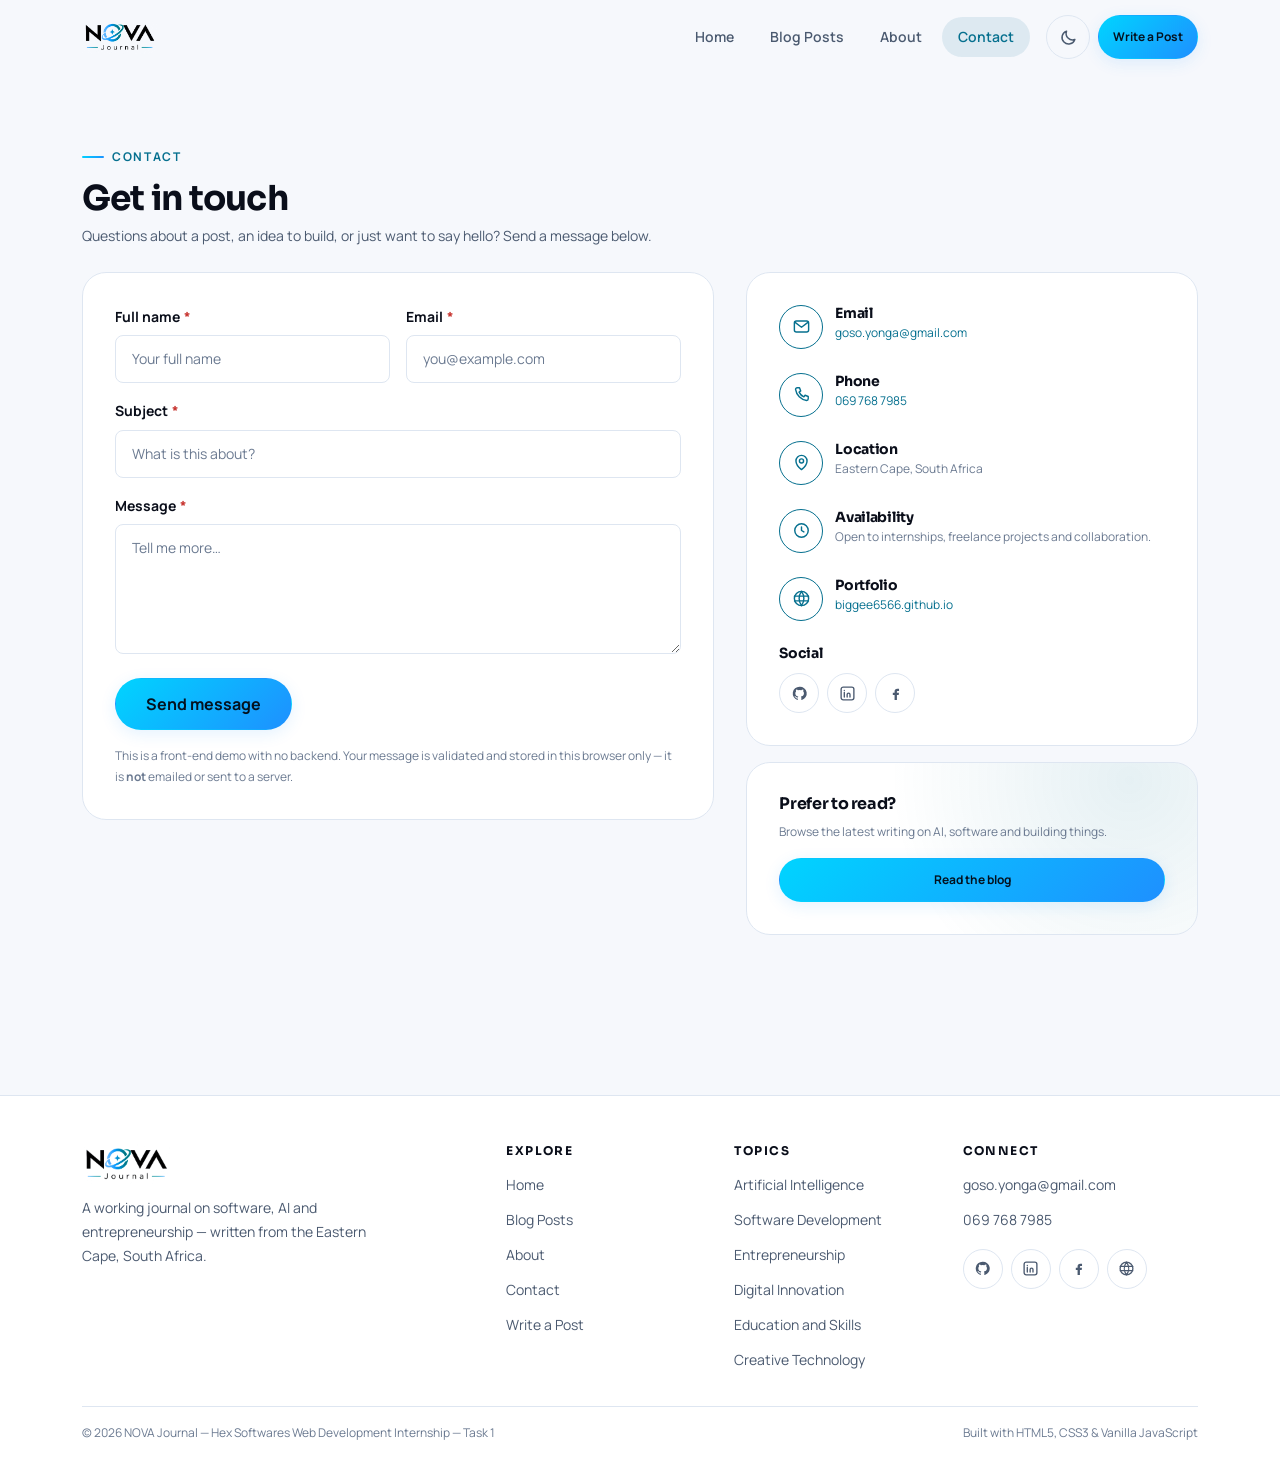
<file: contact.html>
<!DOCTYPE html>
<html lang="en" data-theme="dark">
<head>
<meta charset="UTF-8">
<meta name="viewport" content="width=device-width, initial-scale=1.0">
<title>Contact — NOVA Journal</title>
<meta name="description" content="Get in touch with the author of NOVA Journal. A validated, front-end-only contact form — no data is sent to a server.">
<link rel="icon" href="assets/images/favicon.png" type="image/png">
<link rel="stylesheet" href="css/style.css">
<link rel="stylesheet" href="css/responsive.css">
<script>
/* Apply the saved theme before first paint so there is no colour flash. */
(function () {
  try {
    var raw = localStorage.getItem('hexsoftwares_theme');
    var t = raw ? JSON.parse(raw) : null;
    if (t !== 'light' && t !== 'dark') {
      t = (window.matchMedia && window.matchMedia('(prefers-color-scheme: light)').matches) ? 'light' : 'dark';
    }
    document.documentElement.setAttribute('data-theme', t);
  } catch (e) { /* keep the dark default */ }
  document.documentElement.classList.add('js');
})();
</script>
</head>
<body>

<a class="skip-link" href="#main">Skip to content</a>

<!-- ===================== HEADER ===================== -->
<header class="site-header">
  <div class="container header-inner">
    <a href="index.html" class="brand" aria-label="NOVA Journal — home">
      <img src="assets/images/nova-journal-logo.png" alt="NOVA Journal" width="1053" height="476" data-fallback="assets/images/fallback.jpg">
    </a>

    <nav class="site-nav" id="site-nav" aria-label="Primary">
      <ul>
        <li><a class="nav-link" href="index.html" data-page="index.html">Home</a></li>
        <li><a class="nav-link" href="blog.html" data-page="blog.html post.html">Blog Posts</a></li>
        <li><a class="nav-link" href="about.html" data-page="about.html">About</a></li>
        <li><a class="nav-link" href="contact.html" data-page="contact.html">Contact</a></li>
      </ul>
      <div class="nav-cta">
        <a class="btn btn-primary" href="create-post.html">Write a Post</a>
      </div>
    </nav>

    <div class="header-actions">
      <button class="btn-icon theme-toggle" type="button" aria-label="Switch theme">
        <svg class="icon-sun" viewBox="0 0 24 24" fill="none" stroke="currentColor" stroke-width="1.9" stroke-linecap="round" aria-hidden="true"><circle cx="12" cy="12" r="4.2"/><path d="M12 2v2M12 20v2M2 12h2M20 12h2M4.9 4.9l1.4 1.4M17.7 17.7l1.4 1.4M19.1 4.9l-1.4 1.4M6.3 17.7l-1.4 1.4"/></svg>
        <svg class="icon-moon" viewBox="0 0 24 24" fill="none" stroke="currentColor" stroke-width="1.9" stroke-linecap="round" stroke-linejoin="round" aria-hidden="true"><path d="M20 14.5A8.2 8.2 0 019.5 4 8.3 8.3 0 1020 14.5z"/></svg>
      </button>

      <a class="btn btn-primary btn-sm btn-cta" href="create-post.html">Write a Post</a>

      <button class="nav-toggle" type="button" aria-label="Open navigation menu" aria-expanded="false" aria-controls="site-nav">
        <svg class="icon-open" viewBox="0 0 24 24" fill="none" stroke="currentColor" stroke-width="2" stroke-linecap="round" aria-hidden="true"><path d="M4 7h16M4 12h16M4 17h16"/></svg>
        <svg class="icon-close" viewBox="0 0 24 24" fill="none" stroke="currentColor" stroke-width="2" stroke-linecap="round" aria-hidden="true"><path d="M6 6l12 12M18 6L6 18"/></svg>
      </button>
    </div>
  </div>
</header>

<main id="main">

  <section class="section">
    <div class="container">

      <div class="section-head reveal">
        <div>
          <p class="eyebrow">Contact</p>
          <h1 class="section-title" style="font-size:var(--fs-2xl);">Get in touch</h1>
          <p class="section-sub">Questions about a post, an idea to build, or just want to say hello? Send a message below.</p>
        </div>
      </div>

      <div class="contact-layout">

        <!-- Form -->
        <form id="contact-form" class="panel reveal" novalidate>
          <div class="form-grid">

            <div class="form-grid form-grid-2">
              <div class="field">
                <label class="field-label" for="contact-name">Full name <span class="req" aria-hidden="true">*</span></label>
                <input type="text" id="contact-name" name="name" maxlength="60" placeholder="Your full name" autocomplete="name" required>
                <p class="field-error">Please enter your full name.</p>
              </div>

              <div class="field">
                <label class="field-label" for="contact-email">Email <span class="req" aria-hidden="true">*</span></label>
                <input type="email" id="contact-email" name="email" placeholder="you@example.com" autocomplete="email" required>
                <p class="field-error">Please enter a valid email address.</p>
              </div>
            </div>

            <div class="field">
              <label class="field-label" for="contact-subject">Subject <span class="req" aria-hidden="true">*</span></label>
              <input type="text" id="contact-subject" name="subject" maxlength="100" placeholder="What is this about?" required>
              <p class="field-error">Please enter a subject.</p>
            </div>

            <div class="field">
              <label class="field-label" for="contact-message">Message <span class="req" aria-hidden="true">*</span></label>
              <textarea id="contact-message" name="message" maxlength="1500" placeholder="Tell me more…" required></textarea>
              <p class="field-error">Please write your message.</p>
            </div>

            <div class="form-alert" id="contact-alert" role="alert" aria-live="assertive"></div>

            <div class="form-actions">
              <button class="btn btn-primary btn-lg" type="submit">Send message</button>
            </div>

            <p class="field-hint">
              This is a front-end demo with no backend. Your message is validated and stored in this browser only —
              it is <strong>not</strong> emailed or sent to a server.
            </p>

          </div>
        </form>

        <!-- Info sidebar -->
        <aside class="reveal" aria-label="Contact details">
          <div class="panel" style="margin-bottom:var(--sp-4);">
            <div style="display:flex; gap:var(--sp-3); align-items:flex-start; margin-bottom:var(--sp-5);">
              <span class="btn-icon" aria-hidden="true" style="pointer-events:none; color:var(--accent); border-color:var(--accent);">
                <svg viewBox="0 0 24 24" fill="none" stroke="currentColor" stroke-width="1.8" stroke-linecap="round" stroke-linejoin="round"><rect x="3" y="5" width="18" height="14" rx="2.5"/><path d="M3.5 6.5L12 13l8.5-6.5"/></svg>
              </span>
              <div>
                <h2 style="font-size:var(--fs-sm); margin-bottom:2px;">Email</h2>
                <p class="field-hint"><a href="mailto:goso.yonga@gmail.com">goso.yonga@gmail.com</a></p>
              </div>
            </div>

            <div style="display:flex; gap:var(--sp-3); align-items:flex-start; margin-bottom:var(--sp-5);">
              <span class="btn-icon" aria-hidden="true" style="pointer-events:none; color:var(--accent); border-color:var(--accent);">
                <svg viewBox="0 0 24 24" fill="none" stroke="currentColor" stroke-width="1.8" stroke-linecap="round" stroke-linejoin="round"><path d="M6.5 3.5h3l1.5 4-2 1.5a12 12 0 006 6l1.5-2 4 1.5v3a2 2 0 01-2 2A16.5 16.5 0 014.5 5.5a2 2 0 012-2z"/></svg>
              </span>
              <div>
                <h2 style="font-size:var(--fs-sm); margin-bottom:2px;">Phone</h2>
                <p class="field-hint"><a href="tel:+27697687985">069 768 7985</a></p>
              </div>
            </div>

            <div style="display:flex; gap:var(--sp-3); align-items:flex-start; margin-bottom:var(--sp-5);">
              <span class="btn-icon" aria-hidden="true" style="pointer-events:none; color:var(--accent); border-color:var(--accent);">
                <svg viewBox="0 0 24 24" fill="none" stroke="currentColor" stroke-width="1.8" stroke-linecap="round" stroke-linejoin="round"><path d="M12 21s7-5.5 7-11a7 7 0 10-14 0c0 5.5 7 11 7 11z"/><circle cx="12" cy="10" r="2.6"/></svg>
              </span>
              <div>
                <h2 style="font-size:var(--fs-sm); margin-bottom:2px;">Location</h2>
                <p class="field-hint">Eastern Cape, South Africa</p>
              </div>
            </div>

            <div style="display:flex; gap:var(--sp-3); align-items:flex-start; margin-bottom:var(--sp-5);">
              <span class="btn-icon" aria-hidden="true" style="pointer-events:none; color:var(--accent); border-color:var(--accent);">
                <svg viewBox="0 0 24 24" fill="none" stroke="currentColor" stroke-width="1.8" stroke-linecap="round" stroke-linejoin="round"><circle cx="12" cy="12" r="8.5"/><path d="M12 7.5V12l3 1.8"/></svg>
              </span>
              <div>
                <h2 style="font-size:var(--fs-sm); margin-bottom:2px;">Availability</h2>
                <p class="field-hint">Open to internships, freelance projects and collaboration.</p>
              </div>
            </div>

            <div style="display:flex; gap:var(--sp-3); align-items:flex-start; margin-bottom:var(--sp-5);">
              <span class="btn-icon" aria-hidden="true" style="pointer-events:none; color:var(--accent); border-color:var(--accent);">
                <svg viewBox="0 0 24 24" fill="none" stroke="currentColor" stroke-width="1.8" stroke-linecap="round" stroke-linejoin="round"><circle cx="12" cy="12" r="9"/><path d="M3.2 9h17.6M3.2 15h17.6"/><path d="M12 3a15 15 0 010 18 15 15 0 010-18z"/></svg>
              </span>
              <div>
                <h2 style="font-size:var(--fs-sm); margin-bottom:2px;">Portfolio</h2>
                <p class="field-hint"><a href="https://biggee6566.github.io/Yongama-Goso/" target="_blank" rel="noopener noreferrer">biggee6566.github.io</a></p>
              </div>
            </div>

            <div>
              <h2 style="font-size:var(--fs-sm); margin-bottom:var(--sp-3);">Social</h2>
              <div class="social-row">
                <a href="https://github.com/BigGee6566" target="_blank" rel="noopener noreferrer" aria-label="GitHub profile">
                  <svg viewBox="0 0 24 24" fill="currentColor" aria-hidden="true"><path d="M12 2.4a9.6 9.6 0 00-3 18.7c.5.1.6-.2.6-.5v-1.7c-2.6.6-3.2-1.2-3.2-1.2-.5-1.1-1.1-1.4-1.1-1.4-.9-.6.1-.6.1-.6 1 .1 1.5 1 1.5 1 .9 1.5 2.3 1.1 2.9.8.1-.6.3-1.1.6-1.3-2.1-.2-4.3-1-4.3-4.6 0-1 .4-1.9 1-2.5-.1-.3-.4-1.3.1-2.6 0 0 .8-.3 2.6 1a9 9 0 014.8 0c1.8-1.3 2.6-1 2.6-1 .5 1.3.2 2.3.1 2.6.6.6 1 1.5 1 2.5 0 3.6-2.2 4.4-4.3 4.6.3.3.6.9.6 1.8v2.7c0 .3.2.6.7.5A9.6 9.6 0 0012 2.4z"/></svg>
                </a>
                <a href="https://www.linkedin.com/in/yongama-goso-85aaaa2b0" target="_blank" rel="noopener noreferrer" aria-label="LinkedIn profile">
                  <svg viewBox="0 0 24 24" fill="none" stroke="currentColor" stroke-width="1.9" stroke-linecap="round" aria-hidden="true"><rect x="3" y="3" width="18" height="18" rx="3"/><path d="M7.5 10.5V17M7.5 7.6v.1M11.5 17v-3.6a2 2 0 014 0V17"/></svg>
                </a>
                <a href="https://www.facebook.com/yongama.ow.gee" target="_blank" rel="noopener noreferrer" aria-label="Facebook page">
                  <svg viewBox="0 0 24 24" fill="currentColor" aria-hidden="true"><path d="M14.5 8.5h2.5V5.2h-2.6c-2.3 0-3.7 1.4-3.7 3.8v1.8H8.2v3.3h2.5V21h3.3v-6.9h2.5l.4-3.3h-2.9V9.4c0-.6.2-.9.9-.9z"/></svg>
                </a>
              </div>
            </div>
          </div>

          <div class="panel panel-gradient">
            <h2 class="section-title" style="font-size:var(--fs-base); margin-bottom:var(--sp-2);">Prefer to read?</h2>
            <p class="field-hint" style="margin-bottom:var(--sp-4);">Browse the latest writing on AI, software and building things.</p>
            <a class="btn btn-primary btn-block btn-sm" href="blog.html">Read the blog</a>
          </div>
        </aside>

      </div>
    </div>
  </section>

</main>

<!-- ===================== FOOTER ===================== -->
<footer class="site-footer">
  <div class="container">
    <div class="footer-grid">
      <div>
        <a href="index.html" class="footer-brand" aria-label="NOVA Journal — home">
          <img src="assets/images/nova-journal-logo.png" alt="NOVA Journal" width="1053" height="476" loading="lazy" data-fallback="assets/images/fallback.jpg">
        </a>
        <p class="footer-tagline">A working journal on software, AI and entrepreneurship — written from the Eastern Cape, South Africa.</p>
      </div>

      <div class="footer-col">
        <h4>Explore</h4>
        <ul>
          <li><a href="index.html">Home</a></li>
          <li><a href="blog.html">Blog Posts</a></li>
          <li><a href="about.html">About</a></li>
          <li><a href="contact.html">Contact</a></li>
          <li><a href="create-post.html">Write a Post</a></li>
        </ul>
      </div>

      <div class="footer-col">
        <h4>Topics</h4>
        <ul>
          <li><a href="blog.html?category=Artificial%20Intelligence">Artificial Intelligence</a></li>
          <li><a href="blog.html?category=Software%20Development">Software Development</a></li>
          <li><a href="blog.html?category=Entrepreneurship">Entrepreneurship</a></li>
          <li><a href="blog.html?category=Digital%20Innovation">Digital Innovation</a></li>
          <li><a href="blog.html?category=Education%20and%20Skills">Education and Skills</a></li>
          <li><a href="blog.html?category=Creative%20Technology">Creative Technology</a></li>
        </ul>
      </div>

      <div class="footer-col">
        <h4>Connect</h4>
        <ul class="footer-contact">
          <li><a href="mailto:goso.yonga@gmail.com">goso.yonga@gmail.com</a></li>
          <li><a href="tel:+27697687985">069 768 7985</a></li>
        </ul>
        <div class="social-row">
          <a href="https://github.com/BigGee6566" target="_blank" rel="noopener noreferrer" aria-label="GitHub profile">
            <svg viewBox="0 0 24 24" fill="currentColor" aria-hidden="true"><path d="M12 2.4a9.6 9.6 0 00-3 18.7c.5.1.6-.2.6-.5v-1.7c-2.6.6-3.2-1.2-3.2-1.2-.5-1.1-1.1-1.4-1.1-1.4-.9-.6.1-.6.1-.6 1 .1 1.5 1 1.5 1 .9 1.5 2.3 1.1 2.9.8.1-.6.3-1.1.6-1.3-2.1-.2-4.3-1-4.3-4.6 0-1 .4-1.9 1-2.5-.1-.3-.4-1.3.1-2.6 0 0 .8-.3 2.6 1a9 9 0 014.8 0c1.8-1.3 2.6-1 2.6-1 .5 1.3.2 2.3.1 2.6.6.6 1 1.5 1 2.5 0 3.6-2.2 4.4-4.3 4.6.3.3.6.9.6 1.8v2.7c0 .3.2.6.7.5A9.6 9.6 0 0012 2.4z"/></svg>
          </a>
          <a href="https://www.linkedin.com/in/yongama-goso-85aaaa2b0" target="_blank" rel="noopener noreferrer" aria-label="LinkedIn profile">
            <svg viewBox="0 0 24 24" fill="none" stroke="currentColor" stroke-width="1.9" stroke-linecap="round" aria-hidden="true"><rect x="3" y="3" width="18" height="18" rx="3"/><path d="M7.5 10.5V17M7.5 7.6v.1M11.5 17v-3.6a2 2 0 014 0V17"/></svg>
          </a>
          <a href="https://www.facebook.com/yongama.ow.gee" target="_blank" rel="noopener noreferrer" aria-label="Facebook page">
            <svg viewBox="0 0 24 24" fill="currentColor" aria-hidden="true"><path d="M14.5 8.5h2.5V5.2h-2.6c-2.3 0-3.7 1.4-3.7 3.8v1.8H8.2v3.3h2.5V21h3.3v-6.9h2.5l.4-3.3h-2.9V9.4c0-.6.2-.9.9-.9z"/></svg>
          </a>
          <a href="https://biggee6566.github.io/Yongama-Goso/" target="_blank" rel="noopener noreferrer" aria-label="Personal portfolio website">
            <svg viewBox="0 0 24 24" fill="none" stroke="currentColor" stroke-width="1.8" stroke-linecap="round" stroke-linejoin="round" aria-hidden="true"><circle cx="12" cy="12" r="9"/><path d="M3.2 9h17.6M3.2 15h17.6"/><path d="M12 3a15 15 0 010 18 15 15 0 010-18z"/></svg>
          </a>
        </div>
      </div>
    </div>

    <div class="footer-bottom">
      <p>&copy; 2026 NOVA Journal — Hex Softwares Web Development Internship — Task 1</p>
      <p>Built with HTML5, CSS3 &amp; Vanilla JavaScript</p>
    </div>
  </div>
</footer>

<button class="scroll-top" type="button" aria-label="Scroll back to top">
  <svg viewBox="0 0 24 24" fill="none" stroke="currentColor" stroke-width="2" stroke-linecap="round" stroke-linejoin="round" aria-hidden="true"><path d="M12 19V5M5 12l7-7 7 7"/></svg>
</button>

<script src="js/data.js"></script>
<script src="js/app.js"></script>
<script src="js/contact.js"></script>
</body>
</html>
</file>
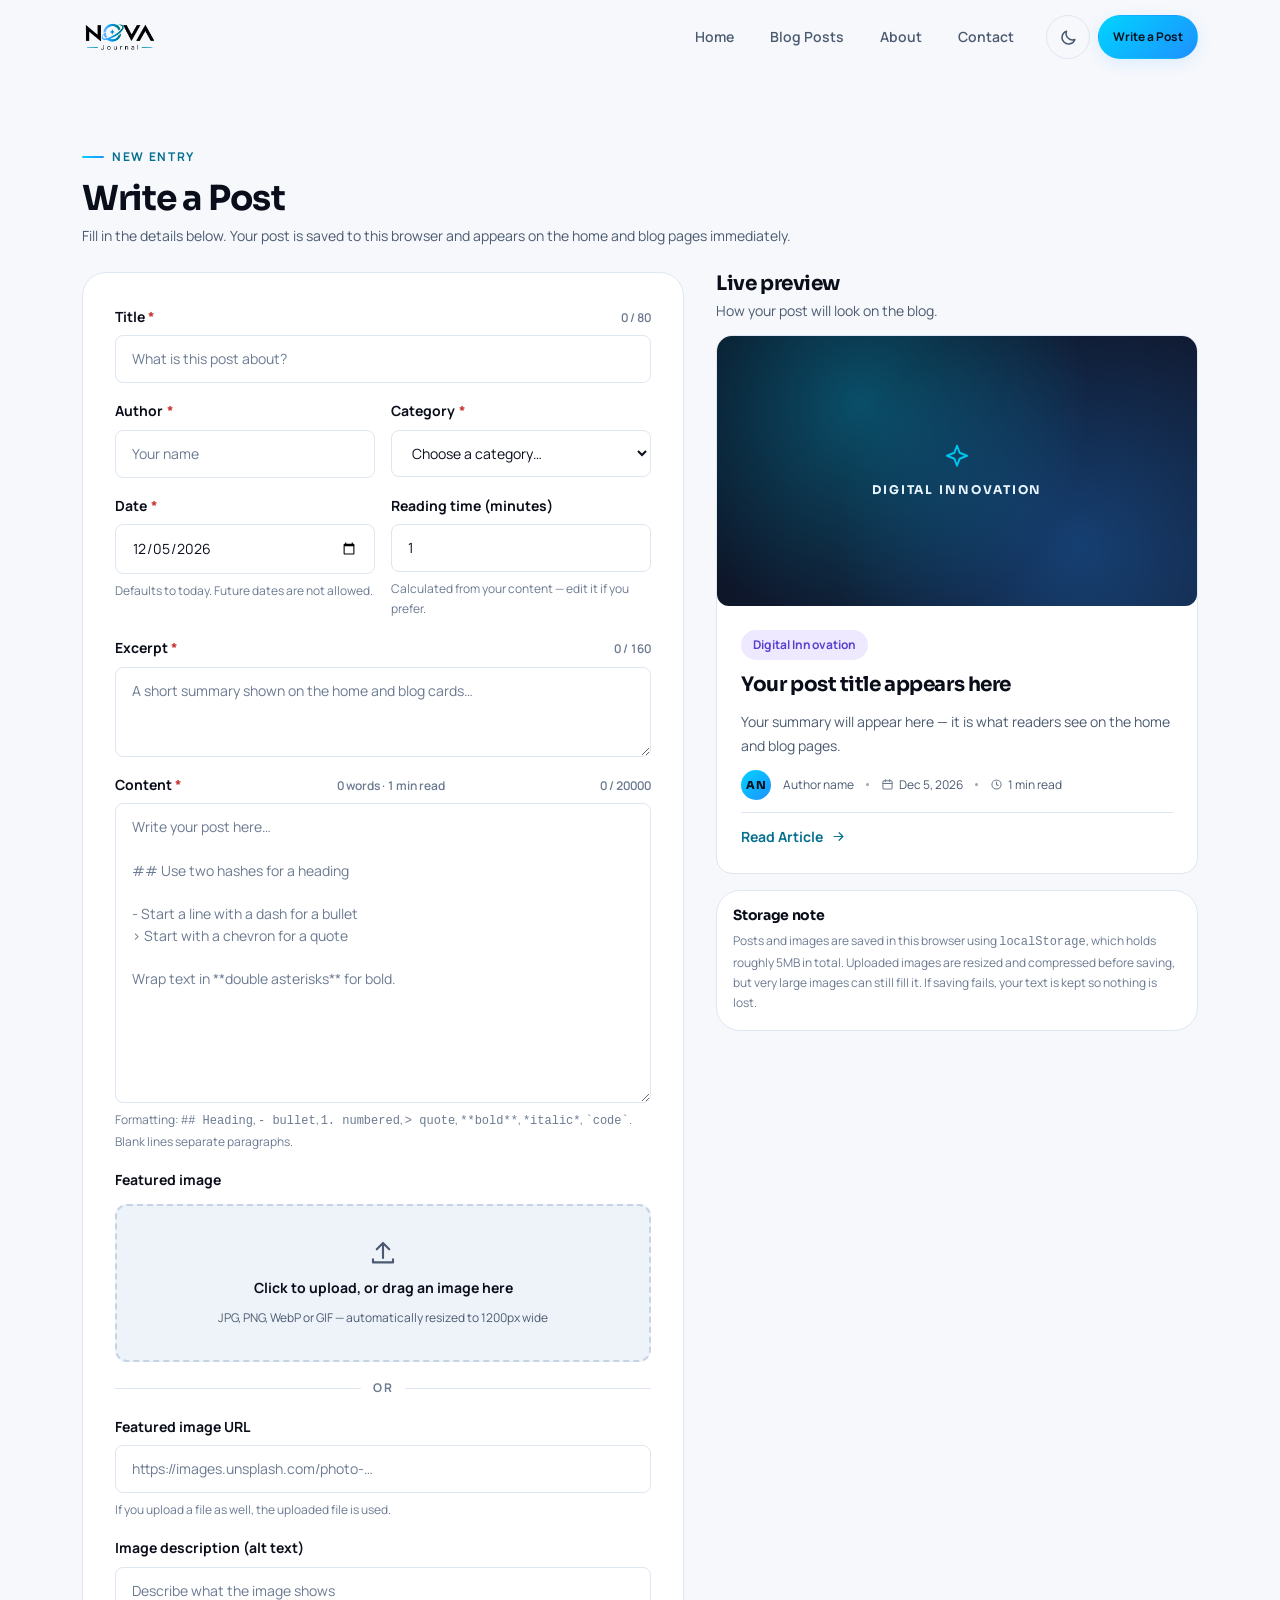
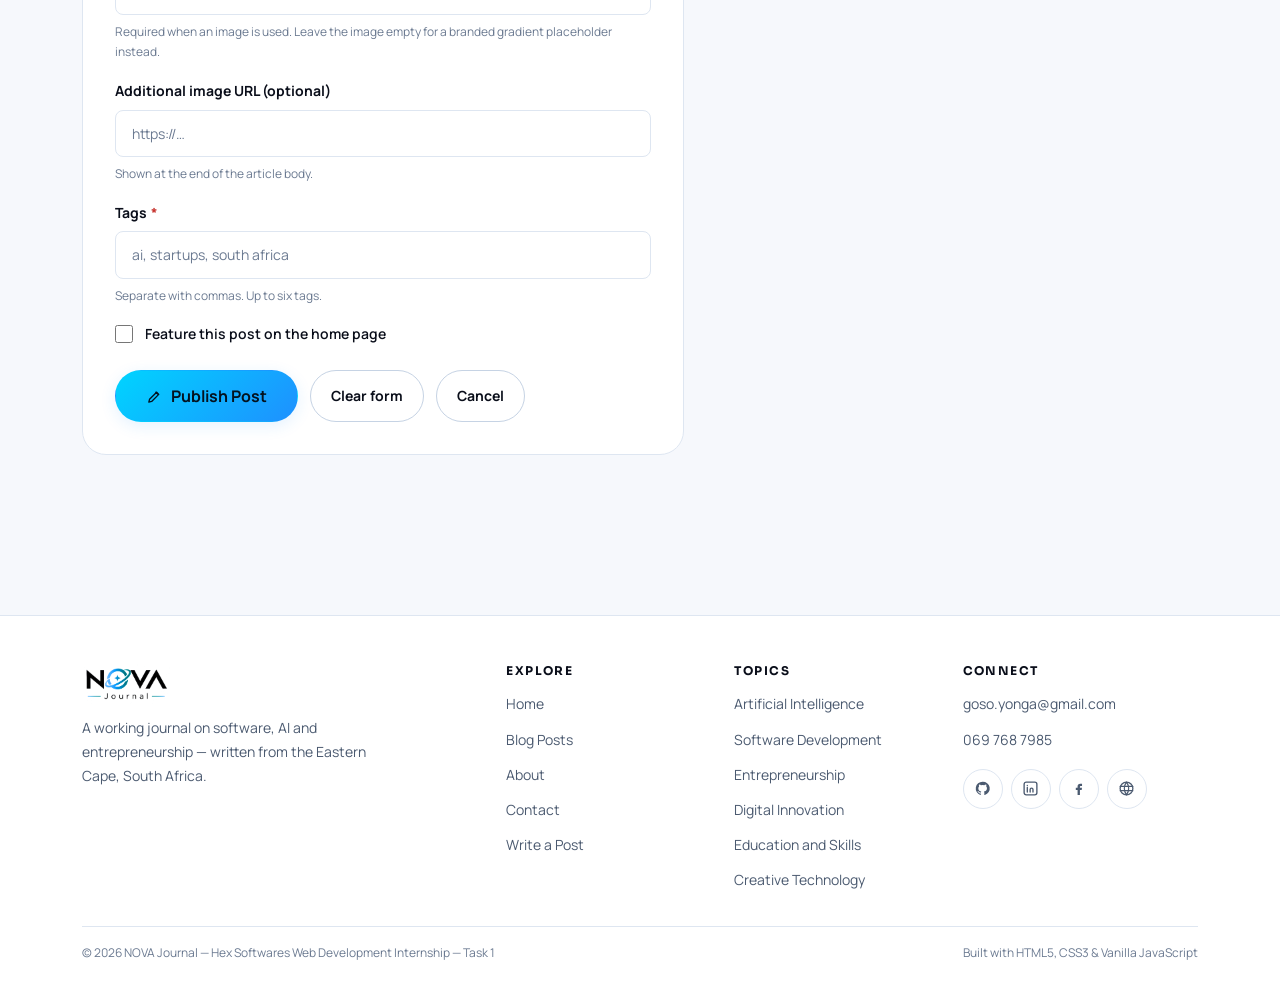
<file: create-post.html>
<!DOCTYPE html>
<html lang="en" data-theme="dark">
<head>
<meta charset="UTF-8">
<meta name="viewport" content="width=device-width, initial-scale=1.0">
<title>Write a Post — NOVA Journal</title>
<meta name="description" content="Create a new blog post with a title, category, excerpt, content, tags and a featured image. Saved locally in your browser.">
<link rel="icon" href="assets/images/favicon.png" type="image/png">
<link rel="stylesheet" href="css/style.css">
<link rel="stylesheet" href="css/responsive.css">
<script>
/* Apply the saved theme before first paint so there is no colour flash. */
(function () {
  try {
    var raw = localStorage.getItem('hexsoftwares_theme');
    var t = raw ? JSON.parse(raw) : null;
    if (t !== 'light' && t !== 'dark') {
      t = (window.matchMedia && window.matchMedia('(prefers-color-scheme: light)').matches) ? 'light' : 'dark';
    }
    document.documentElement.setAttribute('data-theme', t);
  } catch (e) { /* keep the dark default */ }
  document.documentElement.classList.add('js');
})();
</script>
</head>
<body>

<a class="skip-link" href="#main">Skip to content</a>

<!-- ===================== HEADER ===================== -->
<header class="site-header">
  <div class="container header-inner">
    <a href="index.html" class="brand" aria-label="NOVA Journal — home">
      <img src="assets/images/nova-journal-logo.png" alt="NOVA Journal" width="1053" height="476" data-fallback="assets/images/fallback.jpg">
    </a>

    <nav class="site-nav" id="site-nav" aria-label="Primary">
      <ul>
        <li><a class="nav-link" href="index.html" data-page="index.html">Home</a></li>
        <li><a class="nav-link" href="blog.html" data-page="blog.html post.html">Blog Posts</a></li>
        <li><a class="nav-link" href="about.html" data-page="about.html">About</a></li>
        <li><a class="nav-link" href="contact.html" data-page="contact.html">Contact</a></li>
      </ul>
      <div class="nav-cta">
        <a class="btn btn-primary" href="create-post.html">Write a Post</a>
      </div>
    </nav>

    <div class="header-actions">
      <button class="btn-icon theme-toggle" type="button" aria-label="Switch theme">
        <svg class="icon-sun" viewBox="0 0 24 24" fill="none" stroke="currentColor" stroke-width="1.9" stroke-linecap="round" aria-hidden="true"><circle cx="12" cy="12" r="4.2"/><path d="M12 2v2M12 20v2M2 12h2M20 12h2M4.9 4.9l1.4 1.4M17.7 17.7l1.4 1.4M19.1 4.9l-1.4 1.4M6.3 17.7l-1.4 1.4"/></svg>
        <svg class="icon-moon" viewBox="0 0 24 24" fill="none" stroke="currentColor" stroke-width="1.9" stroke-linecap="round" stroke-linejoin="round" aria-hidden="true"><path d="M20 14.5A8.2 8.2 0 019.5 4 8.3 8.3 0 1020 14.5z"/></svg>
      </button>

      <a class="btn btn-primary btn-sm btn-cta" href="create-post.html">Write a Post</a>

      <button class="nav-toggle" type="button" aria-label="Open navigation menu" aria-expanded="false" aria-controls="site-nav">
        <svg class="icon-open" viewBox="0 0 24 24" fill="none" stroke="currentColor" stroke-width="2" stroke-linecap="round" aria-hidden="true"><path d="M4 7h16M4 12h16M4 17h16"/></svg>
        <svg class="icon-close" viewBox="0 0 24 24" fill="none" stroke="currentColor" stroke-width="2" stroke-linecap="round" aria-hidden="true"><path d="M6 6l12 12M18 6L6 18"/></svg>
      </button>
    </div>
  </div>
</header>

<main id="main">

  <section class="section">
    <div class="container">

      <div class="section-head reveal">
        <div>
          <p class="eyebrow">New entry</p>
          <h1 class="section-title" style="font-size:var(--fs-2xl);">Write a Post</h1>
          <p class="section-sub">Fill in the details below. Your post is saved to this browser and appears on the home and blog pages immediately.</p>
        </div>
      </div>

      <div class="editor-layout">

        <!-- ============ FORM ============ -->
        <form id="post-form" class="panel reveal" novalidate>
          <div class="form-grid">

            <div class="field">
              <label class="field-label" for="post-title">
                <span>Title <span class="req" aria-hidden="true">*</span></span>
                <span class="counter" id="title-counter">0 / 80</span>
              </label>
              <input type="text" id="post-title" name="title" maxlength="80" placeholder="What is this post about?" required autocomplete="off">
              <p class="field-error">Please enter a title for your post.</p>
            </div>

            <div class="form-grid form-grid-2">
              <div class="field">
                <label class="field-label" for="post-author">Author <span class="req" aria-hidden="true">*</span></label>
                <input type="text" id="post-author" name="author" maxlength="50" placeholder="Your name" required autocomplete="name">
                <p class="field-error">Please enter an author name.</p>
              </div>

              <div class="field">
                <label class="field-label" for="post-category">Category <span class="req" aria-hidden="true">*</span></label>
                <select id="post-category" name="category" required>
                  <option value="">Choose a category…</option>
                  <option value="Artificial Intelligence">Artificial Intelligence</option>
                  <option value="Software Development">Software Development</option>
                  <option value="Entrepreneurship">Entrepreneurship</option>
                  <option value="Digital Innovation">Digital Innovation</option>
                  <option value="Education and Skills">Education and Skills</option>
                  <option value="Creative Technology">Creative Technology</option>
                </select>
                <p class="field-error">Please choose a category.</p>
              </div>
            </div>

            <div class="form-grid form-grid-2">
              <div class="field">
                <label class="field-label" for="post-date">Date <span class="req" aria-hidden="true">*</span></label>
                <input type="date" id="post-date" name="date" required>
                <p class="field-error">Please choose a publication date.</p>
                <p class="field-hint">Defaults to today. Future dates are not allowed.</p>
              </div>

              <div class="field">
                <label class="field-label" for="post-reading-time">Reading time (minutes)</label>
                <input type="number" id="post-reading-time" name="readingTime" min="1" max="120" step="1" value="1">
                <p class="field-hint">Calculated from your content — edit it if you prefer.</p>
              </div>
            </div>

            <div class="field">
              <label class="field-label" for="post-excerpt">
                <span>Excerpt <span class="req" aria-hidden="true">*</span></span>
                <span class="counter" id="excerpt-counter">0 / 160</span>
              </label>
              <textarea id="post-excerpt" name="excerpt" maxlength="200" style="min-height:90px;" placeholder="A short summary shown on the home and blog cards…" required></textarea>
              <p class="field-error">Please write a short excerpt.</p>
            </div>

            <div class="field">
              <label class="field-label" for="post-content">
                <span>Content <span class="req" aria-hidden="true">*</span></span>
                <span class="counter" id="word-counter">0 words · 1 min read</span>
                <span class="counter" id="content-counter">0 / 20000</span>
              </label>
              <textarea id="post-content" name="content" class="tall" placeholder="Write your post here…&#10;&#10;## Use two hashes for a heading&#10;&#10;- Start a line with a dash for a bullet&#10;&gt; Start with a chevron for a quote&#10;&#10;Wrap text in **double asterisks** for bold." required></textarea>
              <p class="field-error">Please write the post content.</p>
              <p class="field-hint">Formatting: <code>## Heading</code>, <code>- bullet</code>, <code>1. numbered</code>, <code>&gt; quote</code>, <code>**bold**</code>, <code>*italic*</code>, <code>`code`</code>. Blank lines separate paragraphs.</p>
            </div>

            <!-- ---------- Featured image ---------- -->
            <fieldset style="border:0; padding:0; margin:0;">
              <legend class="field-label" style="padding:0; margin-bottom:var(--sp-3);">Featured image</legend>

              <div class="upload-zone" id="upload-zone" tabindex="0" role="button" aria-controls="post-image" aria-label="Choose an image file to upload">
                <svg viewBox="0 0 24 24" fill="none" stroke="currentColor" stroke-width="1.7" stroke-linecap="round" stroke-linejoin="round" aria-hidden="true"><path d="M12 16V4M7 9l5-5 5 5M4 17v2.5h16V17"/></svg>
                <strong>Click to upload, or drag an image here</strong>
                <small>JPG, PNG, WebP or GIF — automatically resized to 1200px wide</small>
              </div>
              <label class="sr-only" for="post-image">Featured image file</label>
              <input type="file" id="post-image" name="image" accept="image/*" class="sr-only">

              <div class="divider-or" style="margin:var(--sp-4) 0;">or</div>

              <div class="field">
                <label class="field-label" for="post-image-url">Featured image URL</label>
                <input type="url" id="post-image-url" name="imageUrl" placeholder="https://images.unsplash.com/photo-…" autocomplete="off">
                <p class="field-hint">If you upload a file as well, the uploaded file is used.</p>
              </div>

              <div class="image-preview" id="image-preview">
                <div class="cover">
                  <img id="image-preview-img" alt="Preview of the featured image you selected">
                </div>
                <button class="image-preview-clear" type="button" id="image-preview-clear" aria-label="Remove selected image">
                  <svg viewBox="0 0 24 24" fill="none" stroke="currentColor" stroke-width="2" stroke-linecap="round" aria-hidden="true"><path d="M6 6l12 12M18 6L6 18"/></svg>
                </button>
              </div>

              <div class="field" style="margin-top:var(--sp-4);">
                <label class="field-label" for="post-image-alt">Image description (alt text)</label>
                <input type="text" id="post-image-alt" name="imageAlt" maxlength="140" placeholder="Describe what the image shows" autocomplete="off">
                <p class="field-error">Describe the image so screen-reader users know what it shows.</p>
                <p class="field-hint">Required when an image is used. Leave the image empty for a branded gradient placeholder instead.</p>
              </div>

              <div class="field" style="margin-top:var(--sp-4);">
                <label class="field-label" for="post-extra-image">Additional image URL (optional)</label>
                <input type="url" id="post-extra-image" name="extraImage" placeholder="https://…" autocomplete="off">
                <p class="field-hint">Shown at the end of the article body.</p>
              </div>
            </fieldset>

            <div class="field">
              <label class="field-label" for="post-tags">Tags <span class="req" aria-hidden="true">*</span></label>
              <input type="text" id="post-tags" name="tags" placeholder="ai, startups, south africa" autocomplete="off">
              <p class="field-error">Add at least one tag, separated by commas.</p>
              <p class="field-hint">Separate with commas. Up to six tags.</p>
            </div>

            <div class="field">
              <label class="field-label" style="cursor:pointer; font-weight:600;">
                <span style="display:flex; align-items:center; gap:var(--sp-3);">
                  <input type="checkbox" id="post-featured" name="featured" style="width:18px; height:18px; min-height:0; accent-color:var(--accent); flex:0 0 auto;">
                  Feature this post on the home page
                </span>
              </label>
            </div>

            <div class="form-alert" id="form-alert" role="alert" aria-live="assertive"></div>

            <div class="form-actions">
              <button class="btn btn-primary btn-lg" type="submit">
                <svg viewBox="0 0 24 24" fill="none" stroke="currentColor" stroke-width="1.9" stroke-linecap="round" stroke-linejoin="round" aria-hidden="true"><path d="M4 20l4-1 10-10-3-3L5 16z"/><path d="M14 6l3 3"/></svg>
                Publish Post
              </button>
              <button class="btn btn-ghost" type="button" id="reset-form">Clear form</button>
              <a class="btn btn-ghost" href="blog.html">Cancel</a>
            </div>

          </div>
        </form>

        <!-- ============ LIVE PREVIEW ============ -->
        <aside class="preview-panel reveal" aria-label="Live preview of your post card">
          <div class="section-head" style="margin-bottom:var(--sp-3);">
            <div>
              <h2 class="section-title" style="font-size:var(--fs-lg);">Live preview</h2>
              <p class="section-sub">How your post will look on the blog.</p>
            </div>
          </div>
          <div id="live-preview"></div>

          <div class="panel" style="margin-top:var(--sp-4); padding:var(--sp-4);">
            <h3 style="font-size:var(--fs-sm); margin-bottom:var(--sp-2);">Storage note</h3>
            <p class="field-hint">
              Posts and images are saved in this browser using <code>localStorage</code>, which holds roughly 5MB in total.
              Uploaded images are resized and compressed before saving, but very large images can still fill it.
              If saving fails, your text is kept so nothing is lost.
            </p>
          </div>
        </aside>

      </div>
    </div>
  </section>

</main>

<!-- ===================== FOOTER ===================== -->
<footer class="site-footer">
  <div class="container">
    <div class="footer-grid">
      <div>
        <a href="index.html" class="footer-brand" aria-label="NOVA Journal — home">
          <img src="assets/images/nova-journal-logo.png" alt="NOVA Journal" width="1053" height="476" loading="lazy" data-fallback="assets/images/fallback.jpg">
        </a>
        <p class="footer-tagline">A working journal on software, AI and entrepreneurship — written from the Eastern Cape, South Africa.</p>
      </div>

      <div class="footer-col">
        <h4>Explore</h4>
        <ul>
          <li><a href="index.html">Home</a></li>
          <li><a href="blog.html">Blog Posts</a></li>
          <li><a href="about.html">About</a></li>
          <li><a href="contact.html">Contact</a></li>
          <li><a href="create-post.html">Write a Post</a></li>
        </ul>
      </div>

      <div class="footer-col">
        <h4>Topics</h4>
        <ul>
          <li><a href="blog.html?category=Artificial%20Intelligence">Artificial Intelligence</a></li>
          <li><a href="blog.html?category=Software%20Development">Software Development</a></li>
          <li><a href="blog.html?category=Entrepreneurship">Entrepreneurship</a></li>
          <li><a href="blog.html?category=Digital%20Innovation">Digital Innovation</a></li>
          <li><a href="blog.html?category=Education%20and%20Skills">Education and Skills</a></li>
          <li><a href="blog.html?category=Creative%20Technology">Creative Technology</a></li>
        </ul>
      </div>

      <div class="footer-col">
        <h4>Connect</h4>
        <ul class="footer-contact">
          <li><a href="mailto:goso.yonga@gmail.com">goso.yonga@gmail.com</a></li>
          <li><a href="tel:+27697687985">069 768 7985</a></li>
        </ul>
        <div class="social-row">
          <a href="https://github.com/BigGee6566" target="_blank" rel="noopener noreferrer" aria-label="GitHub profile">
            <svg viewBox="0 0 24 24" fill="currentColor" aria-hidden="true"><path d="M12 2.4a9.6 9.6 0 00-3 18.7c.5.1.6-.2.6-.5v-1.7c-2.6.6-3.2-1.2-3.2-1.2-.5-1.1-1.1-1.4-1.1-1.4-.9-.6.1-.6.1-.6 1 .1 1.5 1 1.5 1 .9 1.5 2.3 1.1 2.9.8.1-.6.3-1.1.6-1.3-2.1-.2-4.3-1-4.3-4.6 0-1 .4-1.9 1-2.5-.1-.3-.4-1.3.1-2.6 0 0 .8-.3 2.6 1a9 9 0 014.8 0c1.8-1.3 2.6-1 2.6-1 .5 1.3.2 2.3.1 2.6.6.6 1 1.5 1 2.5 0 3.6-2.2 4.4-4.3 4.6.3.3.6.9.6 1.8v2.7c0 .3.2.6.7.5A9.6 9.6 0 0012 2.4z"/></svg>
          </a>
          <a href="https://www.linkedin.com/in/yongama-goso-85aaaa2b0" target="_blank" rel="noopener noreferrer" aria-label="LinkedIn profile">
            <svg viewBox="0 0 24 24" fill="none" stroke="currentColor" stroke-width="1.9" stroke-linecap="round" aria-hidden="true"><rect x="3" y="3" width="18" height="18" rx="3"/><path d="M7.5 10.5V17M7.5 7.6v.1M11.5 17v-3.6a2 2 0 014 0V17"/></svg>
          </a>
          <a href="https://www.facebook.com/yongama.ow.gee" target="_blank" rel="noopener noreferrer" aria-label="Facebook page">
            <svg viewBox="0 0 24 24" fill="currentColor" aria-hidden="true"><path d="M14.5 8.5h2.5V5.2h-2.6c-2.3 0-3.7 1.4-3.7 3.8v1.8H8.2v3.3h2.5V21h3.3v-6.9h2.5l.4-3.3h-2.9V9.4c0-.6.2-.9.9-.9z"/></svg>
          </a>
          <a href="https://biggee6566.github.io/Yongama-Goso/" target="_blank" rel="noopener noreferrer" aria-label="Personal portfolio website">
            <svg viewBox="0 0 24 24" fill="none" stroke="currentColor" stroke-width="1.8" stroke-linecap="round" stroke-linejoin="round" aria-hidden="true"><circle cx="12" cy="12" r="9"/><path d="M3.2 9h17.6M3.2 15h17.6"/><path d="M12 3a15 15 0 010 18 15 15 0 010-18z"/></svg>
          </a>
        </div>
      </div>
    </div>

    <div class="footer-bottom">
      <p>&copy; 2026 NOVA Journal — Hex Softwares Web Development Internship — Task 1</p>
      <p>Built with HTML5, CSS3 &amp; Vanilla JavaScript</p>
    </div>
  </div>
</footer>

<button class="scroll-top" type="button" aria-label="Scroll back to top">
  <svg viewBox="0 0 24 24" fill="none" stroke="currentColor" stroke-width="2" stroke-linecap="round" stroke-linejoin="round" aria-hidden="true"><path d="M12 19V5M5 12l7-7 7 7"/></svg>
</button>

<script src="js/data.js"></script>
<script src="js/app.js"></script>
<script src="js/create-post.js"></script>
</body>
</html>
</file>
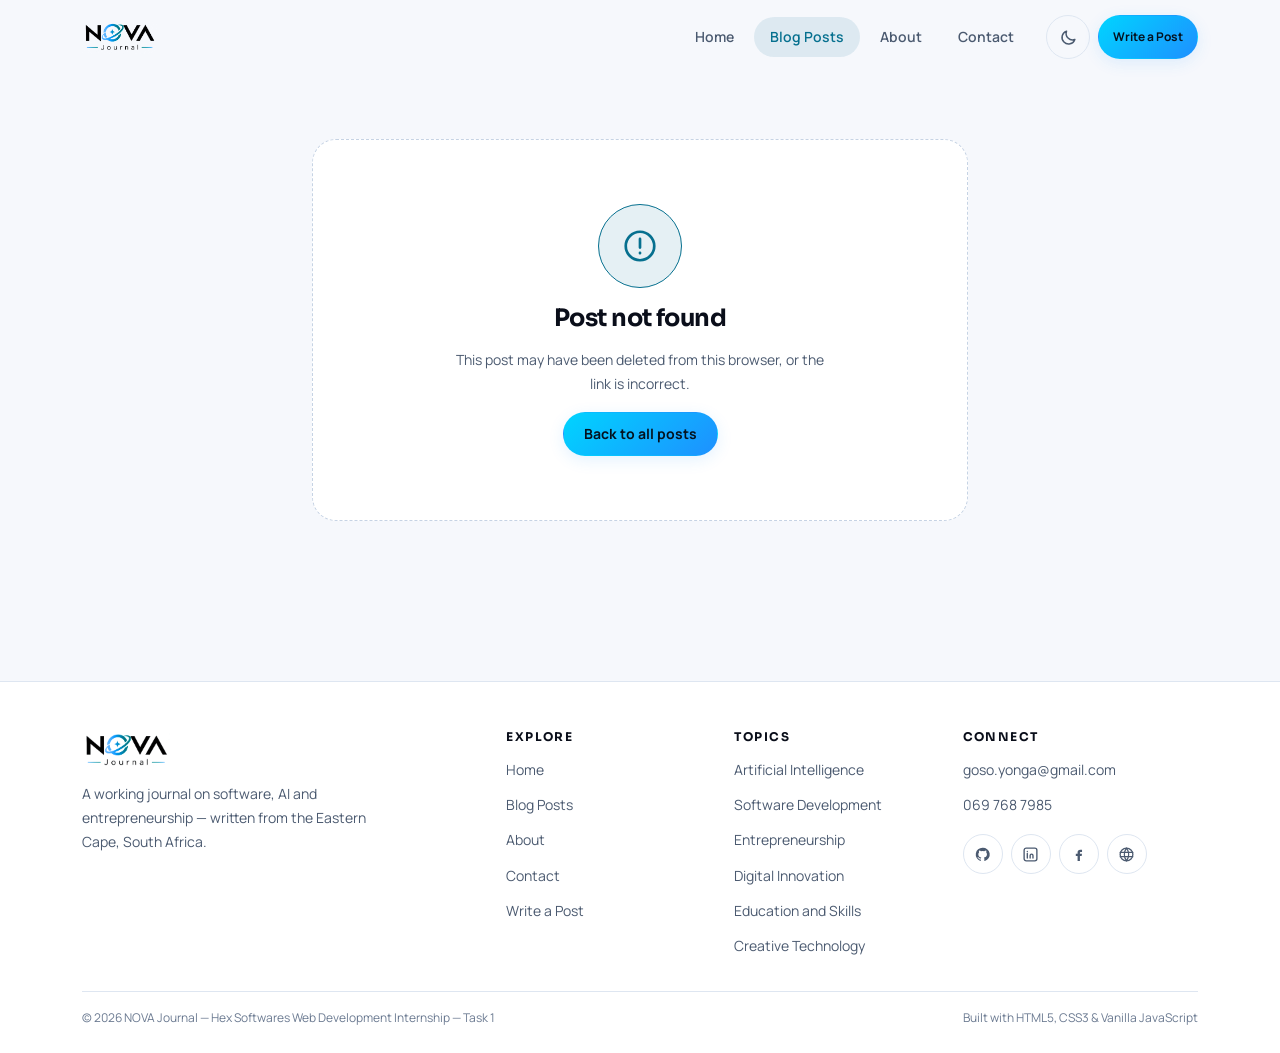
<file: post.html>
<!DOCTYPE html>
<html lang="en" data-theme="dark">
<head>
<meta charset="UTF-8">
<meta name="viewport" content="width=device-width, initial-scale=1.0">
<title>Post — NOVA Journal</title>
<meta name="description" content="Read a full article on NOVA Journal.">
<link rel="icon" href="assets/images/favicon.png" type="image/png">
<link rel="stylesheet" href="css/style.css">
<link rel="stylesheet" href="css/responsive.css">
<script>
/* Apply the saved theme before first paint so there is no colour flash. */
(function () {
  try {
    var raw = localStorage.getItem('hexsoftwares_theme');
    var t = raw ? JSON.parse(raw) : null;
    if (t !== 'light' && t !== 'dark') {
      t = (window.matchMedia && window.matchMedia('(prefers-color-scheme: light)').matches) ? 'light' : 'dark';
    }
    document.documentElement.setAttribute('data-theme', t);
  } catch (e) { /* keep the dark default */ }
  document.documentElement.classList.add('js');
})();
</script>
</head>
<body>
<div class="read-progress" role="presentation"></div>
<a class="skip-link" href="#main">Skip to content</a>

<!-- ===================== HEADER ===================== -->
<header class="site-header">
  <div class="container header-inner">
    <a href="index.html" class="brand" aria-label="NOVA Journal — home">
      <img src="assets/images/nova-journal-logo.png" alt="NOVA Journal" width="1053" height="476" data-fallback="assets/images/fallback.jpg">
    </a>

    <nav class="site-nav" id="site-nav" aria-label="Primary">
      <ul>
        <li><a class="nav-link" href="index.html" data-page="index.html">Home</a></li>
        <li><a class="nav-link" href="blog.html" data-page="blog.html post.html">Blog Posts</a></li>
        <li><a class="nav-link" href="about.html" data-page="about.html">About</a></li>
        <li><a class="nav-link" href="contact.html" data-page="contact.html">Contact</a></li>
      </ul>
      <div class="nav-cta">
        <a class="btn btn-primary" href="create-post.html">Write a Post</a>
      </div>
    </nav>

    <div class="header-actions">
      <button class="btn-icon theme-toggle" type="button" aria-label="Switch theme">
        <svg class="icon-sun" viewBox="0 0 24 24" fill="none" stroke="currentColor" stroke-width="1.9" stroke-linecap="round" aria-hidden="true"><circle cx="12" cy="12" r="4.2"/><path d="M12 2v2M12 20v2M2 12h2M20 12h2M4.9 4.9l1.4 1.4M17.7 17.7l1.4 1.4M19.1 4.9l-1.4 1.4M6.3 17.7l-1.4 1.4"/></svg>
        <svg class="icon-moon" viewBox="0 0 24 24" fill="none" stroke="currentColor" stroke-width="1.9" stroke-linecap="round" stroke-linejoin="round" aria-hidden="true"><path d="M20 14.5A8.2 8.2 0 019.5 4 8.3 8.3 0 1020 14.5z"/></svg>
      </button>

      <a class="btn btn-primary btn-sm btn-cta" href="create-post.html">Write a Post</a>

      <button class="nav-toggle" type="button" aria-label="Open navigation menu" aria-expanded="false" aria-controls="site-nav">
        <svg class="icon-open" viewBox="0 0 24 24" fill="none" stroke="currentColor" stroke-width="2" stroke-linecap="round" aria-hidden="true"><path d="M4 7h16M4 12h16M4 17h16"/></svg>
        <svg class="icon-close" viewBox="0 0 24 24" fill="none" stroke="currentColor" stroke-width="2" stroke-linecap="round" aria-hidden="true"><path d="M6 6l12 12M18 6L6 18"/></svg>
      </button>
    </div>
  </div>
</header>

<main id="main">

  <!-- Shown when the ?id= parameter matches no stored post -->
  <section class="section" id="article-missing" hidden>
    <div class="container container-narrow">
      <div class="empty-state">
        <div class="art">
          <svg viewBox="0 0 24 24" fill="none" stroke="currentColor" stroke-width="1.7" stroke-linecap="round" aria-hidden="true"><circle cx="12" cy="12" r="9"/><path d="M12 7.5v5.5M12 16.3v.2"/></svg>
        </div>
        <h1>Post not found</h1>
        <p>This post may have been deleted from this browser, or the link is incorrect.</p>
        <a class="btn btn-primary" href="blog.html">Back to all posts</a>
      </div>
    </div>
  </section>

  <article id="article-root">
    <div id="article-content">

      <!-- Header -->
      <section class="section" style="padding-bottom:0;">
        <div class="container container-narrow">
          <!-- Breadcrumbs replace the old "back" link: same navigation, more context -->
          <div id="article-breadcrumbs"></div>

          <header class="article-head">
            <div id="article-category"></div>
            <h1 class="article-title" id="article-title">Loading…</h1>
            <p class="hero-sub" id="article-excerpt" style="font-size:var(--fs-md); margin:0;"></p>
          </header>

          <div class="article-byline">
            <div class="author-row">
              <span class="avatar avatar-lg" id="article-avatar" aria-hidden="true">NJ</span>
              <div>
                <div class="byline-name" id="article-author"></div>
                <div class="byline-bio" id="article-bio"></div>
              </div>
            </div>
            <div id="article-meta"></div>
          </div>
        </div>
      </section>

      <!-- Cover -->
      <section style="padding-bottom:0;">
        <div class="container container-narrow">
          <div class="article-cover" id="article-cover"></div>
        </div>
      </section>

      <!-- Body -->
      <section style="padding-top:0;">
        <div class="container container-narrow">
          <div class="article-body" id="article-body"></div>

          <div class="tag-list" id="article-tags" style="margin-top:var(--sp-6);"></div>

          <!-- Share + bookmark -->
          <div class="share-row">
            <span class="label">Share</span>
            <div id="share-row" style="display:flex; gap:var(--sp-2); flex-wrap:wrap;"></div>
            <button class="btn btn-ghost btn-sm" type="button" id="bookmark-btn" aria-pressed="false" style="margin-left:auto;">
              <svg viewBox="0 0 24 24" fill="none" stroke="currentColor" stroke-width="1.7" stroke-linecap="round" stroke-linejoin="round" aria-hidden="true"><path d="M6 4h12v16l-6-4.2L6 20z"/></svg>
              <span class="bm-label">Bookmark</span>
            </button>
          </div>

          <!-- Previous / next -->
          <h2 class="sr-only">Continue reading</h2>
          <nav class="prevnext" id="prev-next" aria-label="Previous and next posts"></nav>
        </div>
      </section>

      <!-- Comments -->
      <section class="section" aria-labelledby="responses-heading">
        <div class="container container-narrow">
          <div class="section-head">
            <div>
              <h2 class="section-title" id="responses-heading">Responses</h2>
              <p class="section-sub" id="comment-count">No responses yet</p>
            </div>
          </div>

          <form id="comment-form" class="panel" novalidate>
            <div class="form-grid">
              <div class="field">
                <label class="field-label" for="comment-name">Your name <span class="req" aria-hidden="true">*</span></label>
                <input type="text" id="comment-name" name="name" maxlength="50" placeholder="Who is responding?" required>
                <p class="field-error">Please enter your name.</p>
              </div>
              <div class="field">
                <label class="field-label" for="comment-message">Your response <span class="req" aria-hidden="true">*</span></label>
                <textarea id="comment-message" name="message" maxlength="600" placeholder="Share your thoughts on this post…" required></textarea>
                <p class="field-error">Please write a response.</p>
                <p class="field-hint">Responses are stored in your browser only — nothing is sent to a server.</p>
              </div>
              <div class="form-actions">
                <button class="btn btn-primary" type="submit">Post response</button>
              </div>
            </div>
          </form>

          <div class="comment-list" id="comment-list"></div>
        </div>
      </section>

      <!-- Related -->
      <section class="section" id="related-section" aria-labelledby="related-heading">
        <div class="container">
          <div class="section-head reveal">
            <div>
              <h2 class="section-title" id="related-heading">Related Posts</h2>
              <p class="section-sub">More from the journal.</p>
            </div>
          </div>
          <div class="grid grid-3" id="related-posts"></div>
        </div>
      </section>

    </div>
  </article>

</main>

<!-- ===================== FOOTER ===================== -->
<footer class="site-footer">
  <div class="container">
    <div class="footer-grid">
      <div>
        <a href="index.html" class="footer-brand" aria-label="NOVA Journal — home">
          <img src="assets/images/nova-journal-logo.png" alt="NOVA Journal" width="1053" height="476" loading="lazy" data-fallback="assets/images/fallback.jpg">
        </a>
        <p class="footer-tagline">A working journal on software, AI and entrepreneurship — written from the Eastern Cape, South Africa.</p>
      </div>

      <div class="footer-col">
        <h4>Explore</h4>
        <ul>
          <li><a href="index.html">Home</a></li>
          <li><a href="blog.html">Blog Posts</a></li>
          <li><a href="about.html">About</a></li>
          <li><a href="contact.html">Contact</a></li>
          <li><a href="create-post.html">Write a Post</a></li>
        </ul>
      </div>

      <div class="footer-col">
        <h4>Topics</h4>
        <ul>
          <li><a href="blog.html?category=Artificial%20Intelligence">Artificial Intelligence</a></li>
          <li><a href="blog.html?category=Software%20Development">Software Development</a></li>
          <li><a href="blog.html?category=Entrepreneurship">Entrepreneurship</a></li>
          <li><a href="blog.html?category=Digital%20Innovation">Digital Innovation</a></li>
          <li><a href="blog.html?category=Education%20and%20Skills">Education and Skills</a></li>
          <li><a href="blog.html?category=Creative%20Technology">Creative Technology</a></li>
        </ul>
      </div>

      <div class="footer-col">
        <h4>Connect</h4>
        <ul class="footer-contact">
          <li><a href="mailto:goso.yonga@gmail.com">goso.yonga@gmail.com</a></li>
          <li><a href="tel:+27697687985">069 768 7985</a></li>
        </ul>
        <div class="social-row">
          <a href="https://github.com/BigGee6566" target="_blank" rel="noopener noreferrer" aria-label="GitHub profile">
            <svg viewBox="0 0 24 24" fill="currentColor" aria-hidden="true"><path d="M12 2.4a9.6 9.6 0 00-3 18.7c.5.1.6-.2.6-.5v-1.7c-2.6.6-3.2-1.2-3.2-1.2-.5-1.1-1.1-1.4-1.1-1.4-.9-.6.1-.6.1-.6 1 .1 1.5 1 1.5 1 .9 1.5 2.3 1.1 2.9.8.1-.6.3-1.1.6-1.3-2.1-.2-4.3-1-4.3-4.6 0-1 .4-1.9 1-2.5-.1-.3-.4-1.3.1-2.6 0 0 .8-.3 2.6 1a9 9 0 014.8 0c1.8-1.3 2.6-1 2.6-1 .5 1.3.2 2.3.1 2.6.6.6 1 1.5 1 2.5 0 3.6-2.2 4.4-4.3 4.6.3.3.6.9.6 1.8v2.7c0 .3.2.6.7.5A9.6 9.6 0 0012 2.4z"/></svg>
          </a>
          <a href="https://www.linkedin.com/in/yongama-goso-85aaaa2b0" target="_blank" rel="noopener noreferrer" aria-label="LinkedIn profile">
            <svg viewBox="0 0 24 24" fill="none" stroke="currentColor" stroke-width="1.9" stroke-linecap="round" aria-hidden="true"><rect x="3" y="3" width="18" height="18" rx="3"/><path d="M7.5 10.5V17M7.5 7.6v.1M11.5 17v-3.6a2 2 0 014 0V17"/></svg>
          </a>
          <a href="https://www.facebook.com/yongama.ow.gee" target="_blank" rel="noopener noreferrer" aria-label="Facebook page">
            <svg viewBox="0 0 24 24" fill="currentColor" aria-hidden="true"><path d="M14.5 8.5h2.5V5.2h-2.6c-2.3 0-3.7 1.4-3.7 3.8v1.8H8.2v3.3h2.5V21h3.3v-6.9h2.5l.4-3.3h-2.9V9.4c0-.6.2-.9.9-.9z"/></svg>
          </a>
          <a href="https://biggee6566.github.io/Yongama-Goso/" target="_blank" rel="noopener noreferrer" aria-label="Personal portfolio website">
            <svg viewBox="0 0 24 24" fill="none" stroke="currentColor" stroke-width="1.8" stroke-linecap="round" stroke-linejoin="round" aria-hidden="true"><circle cx="12" cy="12" r="9"/><path d="M3.2 9h17.6M3.2 15h17.6"/><path d="M12 3a15 15 0 010 18 15 15 0 010-18z"/></svg>
          </a>
        </div>
      </div>
    </div>

    <div class="footer-bottom">
      <p>&copy; 2026 NOVA Journal — Hex Softwares Web Development Internship — Task 1</p>
      <p>Built with HTML5, CSS3 &amp; Vanilla JavaScript</p>
    </div>
  </div>
</footer>

<button class="scroll-top" type="button" aria-label="Scroll back to top">
  <svg viewBox="0 0 24 24" fill="none" stroke="currentColor" stroke-width="2" stroke-linecap="round" stroke-linejoin="round" aria-hidden="true"><path d="M12 19V5M5 12l7-7 7 7"/></svg>
</button>

<script src="js/data.js"></script>
<script src="js/app.js"></script>
<script src="js/blog.js"></script>
</body>
</html>
</file>
<file: css/style.css>
/* ==========================================================================
   NOVA JOURNAL — Design System
   Hex Softwares Web Development Internship — Task 1
   Mobile-first base styles. Breakpoint overrides live in responsive.css
   ========================================================================== */

@import url('https://fonts.googleapis.com/css2?family=Manrope:wght@400;500;600;700;800&family=Sora:wght@400;600;700;800&display=swap');

/* --------------------------------------------------------------------------
   1. DESIGN TOKENS
   -------------------------------------------------------------------------- */

:root {
  /* Brand constants — identical in both themes (decorative use only) */
  --brand-cyan: #00D4FF;
  --brand-blue: #1E90FF;
  --brand-navy: #0A0E1A;
  --brand-gradient: linear-gradient(135deg, var(--brand-cyan) 0%, var(--brand-blue) 100%);

  /* Typography */
  --font-display: 'Sora', 'Segoe UI', system-ui, -apple-system, sans-serif;
  --font-body: 'Manrope', 'Segoe UI', system-ui, -apple-system, sans-serif;

  --fs-xs: 0.75rem;
  --fs-sm: 0.875rem;
  --fs-base: 1rem;
  --fs-md: 1.0625rem;
  --fs-lg: 1.25rem;
  --fs-xl: 1.5rem;
  --fs-2xl: 2rem;
  --fs-3xl: 2.5rem;
  --fs-4xl: 3.25rem;

  /* Spacing scale (4/8px rhythm) */
  --sp-1: 4px;
  --sp-2: 8px;
  --sp-3: 12px;
  --sp-4: 16px;
  --sp-5: 24px;
  --sp-6: 32px;
  --sp-7: 48px;
  --sp-8: 64px;
  --sp-9: 96px;

  /* Radius */
  --r-sm: 8px;
  --r-md: 12px;
  --r-lg: 16px;
  --r-xl: 24px;
  --r-pill: 999px;

  /* Layout */
  --max-w: 1180px;
  --max-w-narrow: 720px;
  --header-h: 68px;

  /* Motion */
  --t-fast: 140ms cubic-bezier(.4, 0, .2, 1);
  --t-base: 240ms cubic-bezier(.4, 0, .2, 1);
  --t-slow: 420ms cubic-bezier(.16, 1, .3, 1);

  /* Layering */
  --z-header: 100;
  --z-drawer: 200;
  --z-modal: 400;
  --z-toast: 500;
}

/* ---- Dark theme (brand default) ---- */
:root,
[data-theme="dark"] {
  --bg: #0A0E1A;
  --bg-elevated: #0E1422;
  --surface: #121A2B;
  --surface-2: #182236;
  --surface-hover: #1D2941;
  --border: rgba(255, 255, 255, 0.09);
  --border-strong: rgba(255, 255, 255, 0.16);

  --text: #E9EEF7;
  --text-muted: #9BAAC2;
  --text-faint: #6C7C96;

  /* Accent used for TEXT and ICONS — contrast-checked against --bg */
  --accent: #00D4FF;
  --accent-2: #5BB0FF;
  --accent-soft: rgba(0, 212, 255, 0.12);
  --accent-ring: rgba(0, 212, 255, 0.38);

  --danger: #FF6B6B;
  --danger-soft: rgba(255, 107, 107, 0.13);
  --success: #38E0A6;
  --success-soft: rgba(56, 224, 166, 0.13);

  --btn-on-accent: #04121F;

  --shadow-sm: 0 1px 2px rgba(0, 0, 0, .4);
  --shadow-md: 0 8px 24px rgba(0, 0, 0, .42);
  --shadow-lg: 0 20px 56px rgba(0, 0, 0, .55);
  --shadow-glow: 0 4px 16px rgba(0, 150, 220, .16);

  --scrim: rgba(4, 8, 16, .72);
}

/* ---- Light theme ---- */
[data-theme="light"] {
  --bg: #F6F8FC;
  --bg-elevated: #FFFFFF;
  --surface: #FFFFFF;
  --surface-2: #EEF3FA;
  --surface-hover: #E6EDF7;
  --border: #DEE6F1;
  --border-strong: #C6D3E4;

  --text: #0A0E1A;
  --text-muted: #4B5A70;
  --text-faint: #6B7A91;

  /* Darkened cyan so accent TEXT stays >= 4.5:1 on white surfaces */
  --accent: #06708F;
  --accent-2: #1257C4;
  --accent-soft: rgba(6, 112, 143, 0.10);
  --accent-ring: rgba(6, 112, 143, 0.35);

  --danger: #C7342F;
  --danger-soft: rgba(199, 52, 47, 0.09);
  --success: #067A55;
  --success-soft: rgba(6, 122, 85, 0.10);

  --btn-on-accent: #04121F;

  --shadow-sm: 0 1px 2px rgba(16, 32, 56, .07);
  --shadow-md: 0 8px 24px rgba(16, 32, 56, .10);
  --shadow-lg: 0 20px 56px rgba(16, 32, 56, .14);
  --shadow-glow: 0 4px 16px rgba(30, 144, 255, .12);

  --scrim: rgba(255, 255, 255, .70);
}

/* --------------------------------------------------------------------------
   2. RESET & BASE
   -------------------------------------------------------------------------- */

*,
*::before,
*::after { box-sizing: border-box; margin: 0; padding: 0; }

html {
  scroll-behavior: smooth;
  -webkit-text-size-adjust: 100%;
  scroll-padding-top: calc(var(--header-h) + 16px);
  /* `clip` contains the off-screen mobile drawer without creating a scroll
     container, so position:sticky on the header keeps working. */
  overflow-x: clip;
}

body {
  font-family: var(--font-body);
  font-size: var(--fs-base);
  line-height: 1.7;
  color: var(--text);
  background: var(--bg);
  min-height: 100vh;
  min-height: 100dvh;
  display: flex;
  flex-direction: column;
  -webkit-font-smoothing: antialiased;
  overflow-x: hidden;
  transition: background-color var(--t-base), color var(--t-base);
}

img { max-width: 100%; display: block; }
svg { flex-shrink: 0; }

h1, h2, h3, h4 {
  font-family: var(--font-display);
  font-weight: 700;
  line-height: 1.18;
  letter-spacing: -0.022em;
  color: var(--text);
}

a { color: var(--accent); text-decoration: none; transition: color var(--t-fast); }
a:hover { color: var(--accent-2); }

button { font: inherit; color: inherit; background: none; border: none; cursor: pointer; }
input, textarea, select { font: inherit; color: inherit; }

/* Visible focus for keyboard users only */
:focus-visible {
  outline: 2px solid var(--accent);
  outline-offset: 3px;
  border-radius: 4px;
}

::selection { background: var(--accent-soft); color: var(--text); }

/* --------------------------------------------------------------------------
   3. LAYOUT HELPERS
   -------------------------------------------------------------------------- */

.container {
  width: 100%;
  max-width: var(--max-w);
  margin-inline: auto;
  padding-inline: var(--sp-5);
}

.container-narrow { max-width: var(--max-w-narrow); }

main { flex: 1 0 auto; width: 100%; }

.section { padding-block: var(--sp-7); }
.section-lg { padding-block: var(--sp-8); }

.section-head {
  display: flex;
  flex-wrap: wrap;
  align-items: flex-end;
  justify-content: space-between;
  gap: var(--sp-3);
  margin-bottom: var(--sp-5);
}

.section-title { font-size: var(--fs-xl); }

.section-sub {
  color: var(--text-muted);
  font-size: var(--fs-sm);
  margin-top: var(--sp-1);
}

.eyebrow {
  display: inline-flex;
  align-items: center;
  gap: var(--sp-2);
  font-size: var(--fs-xs);
  font-weight: 700;
  letter-spacing: .14em;
  text-transform: uppercase;
  color: var(--accent);
  margin-bottom: var(--sp-3);
}

.eyebrow::before {
  content: '';
  width: 22px;
  height: 2px;
  background: var(--brand-gradient);
  border-radius: 2px;
}

.sr-only {
  position: absolute; width: 1px; height: 1px;
  padding: 0; margin: -1px; overflow: hidden;
  clip: rect(0, 0, 0, 0); white-space: nowrap; border: 0;
}

.skip-link {
  position: absolute;
  left: var(--sp-4);
  top: -80px;
  z-index: calc(var(--z-header) + 10);
  background: var(--accent);
  color: var(--btn-on-accent);
  padding: var(--sp-3) var(--sp-5);
  border-radius: var(--r-sm);
  font-weight: 700;
  transition: top var(--t-fast);
}

.skip-link:focus { top: var(--sp-3); color: var(--btn-on-accent); }

/* --------------------------------------------------------------------------
   4. HEADER / NAVIGATION
   -------------------------------------------------------------------------- */

.site-header {
  position: sticky;
  top: 0;
  z-index: var(--z-header);
  background: color-mix(in srgb, var(--bg) 82%, transparent);
  border-bottom: 1px solid transparent;
  transition: background var(--t-base), border-color var(--t-base), box-shadow var(--t-base);
}

@supports (backdrop-filter: blur(1px)) {
  .site-header { backdrop-filter: saturate(160%) blur(14px); -webkit-backdrop-filter: saturate(160%) blur(14px); }
}

/* Fallback for browsers without color-mix */
@supports not (background: color-mix(in srgb, red 50%, blue)) {
  .site-header { background: var(--bg); }
}

.site-header.is-scrolled {
  border-bottom-color: var(--border);
  box-shadow: var(--shadow-sm);
}

.header-inner {
  height: var(--header-h);
  display: flex;
  align-items: center;
  gap: var(--sp-4);
}

.brand {
  display: flex;
  align-items: center;
  flex-shrink: 0;
  margin-right: auto;
  border-radius: var(--r-sm);
}

.brand img {
  height: 34px;
  width: auto;
  transition: opacity var(--t-fast);
}

.brand:hover img { opacity: .85; }

/* The logo PNG is transparent with white lettering, which is invisible on a
   light surface. Inverting flips the lettering to near-black, and the paired
   hue-rotate returns the cyan orbit to its original blue family. */
[data-theme="light"] .brand img,
[data-theme="light"] .footer-brand img {
  filter: invert(1) hue-rotate(180deg);
}

.site-nav ul {
  list-style: none;
  display: flex;
  align-items: center;
  gap: var(--sp-1);
}

.nav-link {
  display: block;
  padding: var(--sp-2) var(--sp-4);
  border-radius: var(--r-pill);
  color: var(--text-muted);
  font-size: var(--fs-sm);
  font-weight: 600;
  white-space: nowrap;
  transition: color var(--t-fast), background var(--t-fast);
}

.nav-link:hover { color: var(--text); background: var(--surface-2); }

.nav-link[aria-current="page"] {
  color: var(--accent);
  background: var(--accent-soft);
}

.header-actions {
  display: flex;
  align-items: center;
  gap: var(--sp-2);
  flex-shrink: 0;
}

/* --------------------------------------------------------------------------
   5. BUTTONS
   -------------------------------------------------------------------------- */

.btn {
  --btn-py: 11px;
  --btn-px: 20px;
  display: inline-flex;
  align-items: center;
  justify-content: center;
  gap: var(--sp-2);
  padding: var(--btn-py) var(--btn-px);
  min-height: 44px;
  border-radius: var(--r-pill);
  font-family: var(--font-body);
  font-size: var(--fs-sm);
  font-weight: 700;
  line-height: 1.2;
  white-space: nowrap;
  cursor: pointer;
  border: 1.5px solid transparent;
  transition: transform var(--t-fast), box-shadow var(--t-base),
              background var(--t-base), color var(--t-base), border-color var(--t-base);
}

.btn:active { transform: translateY(1px); }

.btn svg { width: 17px; height: 17px; }

.btn-primary {
  background: var(--brand-gradient);
  color: var(--btn-on-accent);
  box-shadow: var(--shadow-glow);
}

.btn-primary:hover {
  color: var(--btn-on-accent);
  transform: translateY(-2px);
  box-shadow: 0 8px 24px rgba(0, 170, 235, .26);
}

.btn-ghost {
  background: transparent;
  border-color: var(--border-strong);
  color: var(--text);
}

.btn-ghost:hover {
  color: var(--text);
  border-color: var(--accent);
  background: var(--accent-soft);
}

.btn-solid {
  background: var(--surface-2);
  color: var(--text);
  border-color: var(--border);
}

.btn-solid:hover { background: var(--surface-hover); color: var(--text); }

.btn-danger {
  background: transparent;
  border-color: var(--danger);
  color: var(--danger);
}

.btn-danger:hover { background: var(--danger-soft); color: var(--danger); }

/* Compact padding, but the 44px minimum touch target is preserved */
.btn-sm { --btn-py: 7px; --btn-px: 14px; min-height: 44px; font-size: var(--fs-xs); }
.btn-lg { --btn-py: 14px; --btn-px: 30px; min-height: 52px; font-size: var(--fs-base); }
.btn-block { width: 100%; }

/* Icon-only button — always paired with aria-label */
.btn-icon {
  width: 44px;
  height: 44px;
  min-height: 44px;
  padding: 0;
  display: inline-grid;
  place-items: center;
  border-radius: var(--r-pill);
  color: var(--text-muted);
  border: 1.5px solid var(--border);
  background: transparent;
  transition: color var(--t-fast), background var(--t-fast),
              border-color var(--t-fast), transform var(--t-fast);
}

.btn-icon:hover {
  color: var(--accent);
  border-color: var(--accent);
  background: var(--accent-soft);
}

.btn-icon svg { width: 19px; height: 19px; }

.btn-icon.is-active { color: var(--accent); border-color: var(--accent); background: var(--accent-soft); }

/* Theme toggle swaps icons based on active theme */
.theme-toggle .icon-moon { display: none; }
[data-theme="light"] .theme-toggle .icon-sun { display: none; }
[data-theme="light"] .theme-toggle .icon-moon { display: block; }

/* Hamburger — shown only on small screens (see responsive.css) */
.nav-toggle { display: none; }

/* --------------------------------------------------------------------------
   6. HERO
   -------------------------------------------------------------------------- */

.hero {
  position: relative;
  padding-block: var(--sp-8) var(--sp-7);
  overflow: hidden;
}

/* Left-aligned editorial masthead, not a centred marketing hero */
.hero-grid {
  display: grid;
  gap: var(--sp-6);
  align-items: center;
}

.hero-inner { max-width: 60ch; }

.masthead {
  font-size: var(--fs-xs);
  font-weight: 600;
  letter-spacing: .06em;
  color: var(--text-faint);
  padding-bottom: var(--sp-3);
  margin-bottom: var(--sp-4);
  border-bottom: 1px solid var(--border);
}

.hero h1 {
  font-size: var(--fs-3xl);
  font-weight: 700;
  letter-spacing: -0.03em;
  text-wrap: balance;
  margin-bottom: var(--sp-4);
}

.hero-sub {
  font-size: var(--fs-md);
  color: var(--text-muted);
  max-width: 58ch;
  margin-bottom: var(--sp-6);
}

.hero-cta { display: flex; flex-wrap: wrap; gap: var(--sp-3); }

/* The orbit from the NOVA wordmark, reused as the hero's visual anchor.
   Decorative, but tied to the identity rather than an abstract blob. */
.hero-mark {
  display: none;
  justify-self: center;
  color: var(--accent);
  opacity: .5;
}

.hero-mark svg { width: min(280px, 34vw); height: auto; }

/* --------------------------------------------------------------------------
   7. COVER IMAGES & PLACEHOLDERS
   -------------------------------------------------------------------------- */

.cover {
  position: relative;
  display: block;
  width: 100%;
  aspect-ratio: 16 / 9;
  overflow: hidden;
  border-radius: var(--r-md);
  background: var(--surface-2);
  flex-shrink: 0;
}

.cover img {
  width: 100%;
  height: 100%;
  object-fit: cover;
  transition: transform var(--t-slow);
}

/* Gradient placeholder shown when a post has no image at all */
.cover-placeholder {
  position: absolute;
  inset: 0;
  display: grid;
  place-content: center;
  gap: var(--sp-2);
  justify-items: center;
  text-align: center;
  padding: var(--sp-4);
  background:
    radial-gradient(circle at 30% 25%, rgba(0, 212, 255, .30), transparent 58%),
    radial-gradient(circle at 75% 78%, rgba(30, 144, 255, .30), transparent 58%),
    linear-gradient(135deg, #0B1020 0%, #14213C 100%);
}

.cover-placeholder svg { width: 30px; height: 30px; color: var(--brand-cyan); opacity: .9; }

.cover-placeholder span {
  font-family: var(--font-display);
  font-size: var(--fs-xs);
  font-weight: 700;
  letter-spacing: .16em;
  text-transform: uppercase;
  color: #EAF6FF;
}

/* --------------------------------------------------------------------------
   8. CARDS
   -------------------------------------------------------------------------- */

.grid { display: grid; gap: var(--sp-5); }

.post-card {
  display: flex;
  flex-direction: column;
  background: var(--surface);
  border: 1px solid var(--border);
  border-radius: var(--r-lg);
  overflow: hidden;
  transition: transform var(--t-base), box-shadow var(--t-base), border-color var(--t-base);
}

.post-card:hover {
  transform: translateY(-4px);
  border-color: var(--border-strong);
  box-shadow: var(--shadow-md);
}

.post-card:hover .cover img { transform: scale(1.06); }

.post-card-body {
  display: flex;
  flex-direction: column;
  flex: 1;
  gap: var(--sp-3);
  padding: var(--sp-5);
}

.post-card h3 {
  font-size: var(--fs-lg);
  line-height: 1.3;
}

.post-card h3 a { color: var(--text); }
.post-card h3 a:hover { color: var(--accent); }

.post-excerpt {
  color: var(--text-muted);
  font-size: var(--fs-sm);
  flex: 1;
  display: -webkit-box;
  -webkit-line-clamp: 3;
  line-clamp: 3;
  -webkit-box-orient: vertical;
  overflow: hidden;
}

.post-card-foot {
  display: flex;
  align-items: center;
  justify-content: space-between;
  gap: var(--sp-3);
  padding-top: var(--sp-3);
  border-top: 1px solid var(--border);
}

.card-tools { display: flex; align-items: center; gap: var(--sp-1); }

/* Kept at the 44px minimum touch target; the transparent border keeps it light */
.card-tools .btn-icon { border-color: transparent; }
.card-tools .btn-icon svg { width: 17px; height: 17px; }
.card-tools .btn-icon:hover { border-color: var(--accent); }
.card-tools .btn-icon.danger:hover { color: var(--danger); border-color: var(--danger); background: var(--danger-soft); }

.read-link {
  display: inline-flex;
  align-items: center;
  gap: var(--sp-2);
  font-size: var(--fs-sm);
  font-weight: 700;
  color: var(--accent);
}

.read-link svg { width: 15px; height: 15px; transition: transform var(--t-fast); }
.read-link:hover svg { transform: translateX(4px); }

/* ---- Featured card (horizontal on desktop) ---- */
.featured-card {
  display: grid;
  gap: 0;
  background: var(--surface);
  border: 1px solid var(--border);
  border-radius: var(--r-xl);
  overflow: hidden;
  position: relative;
}

.featured-card::before {
  content: '';
  position: absolute;
  inset: 0;
  z-index: 1;
  pointer-events: none;
  border-radius: inherit;
  padding: 1px;
  background: var(--brand-gradient);
  -webkit-mask: linear-gradient(#000 0 0) content-box, linear-gradient(#000 0 0);
  mask: linear-gradient(#000 0 0) content-box, linear-gradient(#000 0 0);
  -webkit-mask-composite: xor;
  mask-composite: exclude;
  opacity: .28;
}

.featured-card .cover { border-radius: 0; height: 100%; }
.featured-card:hover .cover img { transform: scale(1.04); }

.featured-body {
  display: flex;
  flex-direction: column;
  gap: var(--sp-4);
  padding: var(--sp-6);
  justify-content: center;
}

.featured-body h2 { font-size: var(--fs-2xl); }
.featured-body h2 a { color: var(--text); }
.featured-body h2 a:hover { color: var(--accent); }
.featured-body .post-excerpt { -webkit-line-clamp: 4; line-clamp: 4; font-size: var(--fs-base); }

/* --------------------------------------------------------------------------
   9. BADGES, CHIPS, AVATARS, META
   -------------------------------------------------------------------------- */

.badge {
  display: inline-flex;
  align-items: center;
  gap: 5px;
  padding: 4px 11px;
  border-radius: var(--r-pill);
  font-size: var(--fs-xs);
  font-weight: 700;
  letter-spacing: .01em;
  background: var(--accent-soft);
  color: var(--accent);
  border: 1px solid transparent;
  white-space: nowrap;
}

.badge-featured { background: var(--brand-gradient); color: var(--btn-on-accent); }
.badge-outline { background: transparent; border-color: var(--border-strong); color: var(--text-muted); }

/* Per-category colour coding — supplemented by the text label, never colour alone */
.badge[data-cat="Artificial Intelligence"] { background: rgba(0, 212, 255, .13);  color: var(--accent); }
.badge[data-cat="Software Development"]    { background: rgba(56, 224, 166, .13); color: #23B98A; }
.badge[data-cat="Entrepreneurship"]        { background: rgba(255, 176, 60, .14);  color: #D08A1E; }
.badge[data-cat="Digital Innovation"]      { background: rgba(140, 110, 255, .15); color: #8B72FF; }
.badge[data-cat="Education"]               { background: rgba(30, 144, 255, .14);  color: #3E8FE0; }
.badge[data-cat="Entertainment"]           { background: rgba(255, 107, 168, .14); color: #E0609B; }

[data-theme="light"] .badge[data-cat="Software Development"] { color: #0A7A5A; }
[data-theme="light"] .badge[data-cat="Entrepreneurship"]     { color: #9A6008; }
[data-theme="light"] .badge[data-cat="Digital Innovation"]   { color: #5B3FD1; }
[data-theme="light"] .badge[data-cat="Education"]            { color: #1257C4; }
[data-theme="light"] .badge[data-cat="Entertainment"]        { color: #B02A65; }

.post-meta {
  display: flex;
  flex-wrap: wrap;
  align-items: center;
  gap: var(--sp-2) var(--sp-3);
  font-size: var(--fs-xs);
  color: var(--text-muted);
}

.post-meta .dot { width: 3px; height: 3px; border-radius: 50%; background: currentColor; opacity: .55; }

.meta-item { display: inline-flex; align-items: center; gap: 5px; }
.meta-item svg { width: 13px; height: 13px; opacity: .8; }

.avatar {
  width: 30px;
  height: 30px;
  flex-shrink: 0;
  display: grid;
  place-items: center;
  border-radius: 50%;
  background: var(--brand-gradient);
  color: var(--btn-on-accent);
  font-family: var(--font-display);
  font-size: 11px;
  font-weight: 800;
  letter-spacing: .02em;
}

.avatar-lg { width: 46px; height: 46px; font-size: var(--fs-sm); }

.author-row { display: flex; align-items: center; gap: var(--sp-3); }

/* Category chip row */
.chip-row {
  display: flex;
  flex-wrap: wrap;
  gap: var(--sp-2);
}

.chip {
  display: inline-flex;
  align-items: center;
  gap: var(--sp-2);
  padding: 9px 17px;
  min-height: 42px;
  border-radius: var(--r-pill);
  border: 1.5px solid var(--border);
  background: var(--surface);
  color: var(--text-muted);
  font-size: var(--fs-sm);
  font-weight: 600;
  cursor: pointer;
  white-space: nowrap;
  transition: color var(--t-fast), background var(--t-fast),
              border-color var(--t-fast), transform var(--t-fast);
}

.chip:hover { color: var(--text); border-color: var(--border-strong); transform: translateY(-2px); }

.chip[aria-pressed="true"],
.chip.is-active {
  background: var(--accent-soft);
  border-color: var(--accent);
  color: var(--accent);
}

.chip .count {
  font-size: var(--fs-xs);
  opacity: .7;
  font-variant-numeric: tabular-nums;
}

/* Tag pills inside an article */
.tag-list { display: flex; flex-wrap: wrap; gap: var(--sp-2); }

.tag {
  padding: 5px 12px;
  border-radius: var(--r-pill);
  background: var(--surface-2);
  border: 1px solid var(--border);
  color: var(--text-muted);
  font-size: var(--fs-xs);
  font-weight: 600;
}

.tag::before { content: '#'; opacity: .55; margin-right: 2px; }

/* Saved-articles chip carries an icon so it reads as a mode, not a topic */
.chip-saved svg { width: 15px; height: 15px; }
.chip-saved[aria-pressed="true"] svg { color: var(--accent); }

/* --------------------------------------------------------------------------
   9b. TOPIC INDEX  ("Explore Our Topics")
   Deliberately NOT an article card: a ruled editorial index entry, so the
   two sections do not read as the same repeated grid.
   -------------------------------------------------------------------------- */

.topic-grid {
  display: grid;
  gap: var(--sp-5) var(--sp-6);
}

.topic-card {
  display: block;
  padding-top: var(--sp-4);
  border-top: 2px solid var(--border);
  color: var(--text);
  transition: border-color var(--t-base), transform var(--t-base);
}

.topic-card:hover,
.topic-card:focus-visible {
  border-top-color: var(--accent);
  transform: translateY(-2px);
  color: var(--text);
}

.topic-name {
  font-size: var(--fs-base);
  line-height: 1.3;
  margin-bottom: var(--sp-2);
  transition: color var(--t-fast);
}

.topic-card:hover .topic-name { color: var(--accent); }

.topic-blurb {
  font-size: var(--fs-sm);
  color: var(--text-muted);
  margin-bottom: var(--sp-3);
}

.topic-count {
  font-size: var(--fs-xs);
  color: var(--text-faint);
  font-variant-numeric: tabular-nums;
}

/* --------------------------------------------------------------------------
   9c. BREADCRUMBS
   -------------------------------------------------------------------------- */

.breadcrumbs { margin-bottom: var(--sp-4); }

.breadcrumbs ol {
  list-style: none;
  display: flex;
  flex-wrap: wrap;
  align-items: center;
  gap: var(--sp-2);
  font-size: var(--fs-xs);
}

.breadcrumbs li { display: inline-flex; align-items: center; gap: var(--sp-2); }
.breadcrumbs li + li::before { content: '/'; color: var(--text-faint); opacity: .6; }
.breadcrumbs a { color: var(--text-muted); }
.breadcrumbs a:hover { color: var(--accent); }
.breadcrumbs [aria-current="page"] { color: var(--text); font-weight: 600; }

/* --------------------------------------------------------------------------
   9d. SKILL LIST (About) — a ruled definition list, not another card grid
   -------------------------------------------------------------------------- */

.skill-list { display: grid; gap: 0; }

.skill-row {
  display: grid;
  gap: var(--sp-1) var(--sp-5);
  padding-block: var(--sp-4);
  border-bottom: 1px solid var(--border);
}

.skill-row:first-child { border-top: 1px solid var(--border); }

.skill-row dt {
  font-family: var(--font-display);
  font-weight: 700;
  font-size: var(--fs-sm);
  color: var(--text);
}

.skill-row dd {
  font-size: var(--fs-sm);
  color: var(--text-muted);
}

@media (min-width: 640px) {
  .skill-row { grid-template-columns: 200px minmax(0, 1fr); align-items: baseline; }
}

/* --------------------------------------------------------------------------
   10. STATS / ABOUT PREVIEW / NEWSLETTER
   -------------------------------------------------------------------------- */

.stats {
  display: grid;
  grid-template-columns: repeat(2, 1fr);
  gap: var(--sp-3);
  padding: var(--sp-6);
  border-radius: var(--r-xl);
  border: 1px solid var(--border);
  background:
    radial-gradient(circle at 12% 0%, var(--accent-soft), transparent 55%),
    var(--surface);
}

.stat { text-align: center; }

.stat-num {
  font-family: var(--font-display);
  font-size: var(--fs-2xl);
  font-weight: 800;
  line-height: 1;
  font-variant-numeric: tabular-nums;
  background: var(--brand-gradient);
  -webkit-background-clip: text;
  background-clip: text;
  color: transparent;
}

.stat-label {
  display: block;
  margin-top: var(--sp-2);
  font-size: var(--fs-xs);
  font-weight: 600;
  letter-spacing: .09em;
  text-transform: uppercase;
  color: var(--text-muted);
}

.panel {
  padding: var(--sp-6);
  border-radius: var(--r-xl);
  border: 1px solid var(--border);
  background: var(--surface);
}

.panel-gradient {
  background:
    radial-gradient(circle at 85% 10%, var(--accent-soft), transparent 58%),
    var(--surface);
}

.about-preview { display: grid; gap: var(--sp-5); align-items: center; }

.about-portrait {
  width: 104px;
  height: 104px;
  flex-shrink: 0;
  border-radius: 50%;
  object-fit: cover;
  border: 2px solid var(--accent);
  padding: 3px;
  background: var(--bg);
}

/* Typographic monogram stands in for a portrait. An honest placeholder
   beats a stock face — swap in a real photo when one is available. */
.monogram {
  display: grid;
  place-items: center;
  font-family: var(--font-display);
  font-size: 2rem;
  font-weight: 800;
  letter-spacing: .02em;
  color: var(--accent);
  background: var(--surface-2);
  padding: 0;
}

.newsletter-form {
  display: flex;
  flex-wrap: wrap;
  gap: var(--sp-3);
  margin-top: var(--sp-4);
}

.newsletter-form .field { flex: 1 1 240px; margin: 0; }

/* --------------------------------------------------------------------------
   11. TOOLBAR (search / filter / sort)
   -------------------------------------------------------------------------- */

.toolbar {
  display: flex;
  flex-direction: column;
  gap: var(--sp-4);
  padding: var(--sp-5);
  border-radius: var(--r-lg);
  border: 1px solid var(--border);
  background: var(--surface);
  margin-bottom: var(--sp-6);
}

.toolbar-row {
  display: flex;
  flex-wrap: wrap;
  gap: var(--sp-3);
  align-items: center;
}

.search-box { position: relative; flex: 1 1 260px; }

.search-box svg {
  position: absolute;
  left: 15px;
  top: 50%;
  transform: translateY(-50%);
  width: 17px;
  height: 17px;
  color: var(--text-faint);
  pointer-events: none;
}

.search-box input { padding-left: 44px; }

.select-wrap { position: relative; flex: 0 0 auto; }

.select-wrap select {
  appearance: none;
  -webkit-appearance: none;
  padding: 11px 42px 11px 16px;
  min-height: 44px;
  border-radius: var(--r-pill);
  border: 1.5px solid var(--border);
  background: var(--surface-2);
  color: var(--text);
  font-size: var(--fs-sm);
  font-weight: 600;
  cursor: pointer;
}

.select-wrap::after {
  content: '';
  position: absolute;
  right: 17px;
  top: 50%;
  width: 8px;
  height: 8px;
  border-right: 2px solid var(--text-muted);
  border-bottom: 2px solid var(--text-muted);
  transform: translateY(-70%) rotate(45deg);
  pointer-events: none;
}

.result-count {
  font-size: var(--fs-sm);
  color: var(--text-muted);
  font-variant-numeric: tabular-nums;
}

.result-count strong { color: var(--text); }

/* --------------------------------------------------------------------------
   12. FORMS
   -------------------------------------------------------------------------- */

.form-grid { display: grid; gap: var(--sp-4); }

.field { display: flex; flex-direction: column; gap: 7px; }

.field-label {
  display: flex;
  align-items: baseline;
  gap: 4px;
  font-size: var(--fs-sm);
  font-weight: 700;
  color: var(--text);
}

.field-label .req { color: var(--danger); }

/* Pushed to the far end so it never crowds the label text */
.counter {
  margin-left: auto;
  padding-left: var(--sp-3);
  font-size: var(--fs-xs);
  font-weight: 600;
  color: var(--text-faint);
  font-variant-numeric: tabular-nums;
}

.counter.over { color: var(--danger); }

.input,
input[type="text"], input[type="email"], input[type="url"],
input[type="date"], input[type="number"], input[type="search"],
textarea, select {
  width: 100%;
  padding: 12px 16px;
  min-height: 46px;
  border-radius: var(--r-sm);
  border: 1.5px solid var(--border);
  background: var(--bg-elevated);
  color: var(--text);
  font-size: var(--fs-sm);
  line-height: 1.55;
  transition: border-color var(--t-fast), box-shadow var(--t-fast), background var(--t-fast);
}

input::placeholder, textarea::placeholder { color: var(--text-faint); opacity: 1; }

input:focus, textarea:focus, select:focus {
  outline: none;
  border-color: var(--accent);
  box-shadow: 0 0 0 4px var(--accent-ring);
}

textarea { resize: vertical; min-height: 130px; }
textarea.tall { min-height: 300px; }

/* Round search input so it matches adjacent pill controls */
.search-box input { border-radius: var(--r-pill); }

.field-hint { font-size: var(--fs-xs); color: var(--text-faint); }

/* Error state: colour + icon + text, never colour alone */
.field-error {
  display: none;
  align-items: center;
  gap: 6px;
  font-size: var(--fs-xs);
  font-weight: 600;
  color: var(--danger);
}

.field-error::before {
  content: '!';
  display: grid;
  place-items: center;
  width: 15px;
  height: 15px;
  flex-shrink: 0;
  border-radius: 50%;
  background: var(--danger);
  color: var(--bg);
  font-size: 10px;
  font-weight: 800;
}

.field.has-error input,
.field.has-error textarea,
.field.has-error select { border-color: var(--danger); background: var(--danger-soft); }

.field.has-error .field-error { display: flex; }

.form-alert {
  display: none;
  align-items: flex-start;
  gap: var(--sp-3);
  padding: var(--sp-4);
  border-radius: var(--r-sm);
  font-size: var(--fs-sm);
  font-weight: 600;
  border: 1px solid transparent;
}

.form-alert.show { display: flex; }
.form-alert svg { width: 19px; height: 19px; flex-shrink: 0; margin-top: 1px; }
.form-alert.success { background: var(--success-soft); color: var(--success); border-color: var(--success); }
.form-alert.error { background: var(--danger-soft); color: var(--danger); border-color: var(--danger); }

.form-actions {
  display: flex;
  flex-wrap: wrap;
  gap: var(--sp-3);
  padding-top: var(--sp-2);
}

/* Image upload / preview */
.upload-zone {
  display: flex;
  flex-direction: column;
  align-items: center;
  gap: var(--sp-2);
  padding: var(--sp-6) var(--sp-4);
  border: 2px dashed var(--border-strong);
  border-radius: var(--r-md);
  background: var(--surface-2);
  color: var(--text-muted);
  text-align: center;
  cursor: pointer;
  transition: border-color var(--t-fast), background var(--t-fast), color var(--t-fast);
}

.upload-zone:hover,
.upload-zone.is-dragover { border-color: var(--accent); background: var(--accent-soft); color: var(--accent); }

.upload-zone svg { width: 30px; height: 30px; }
.upload-zone strong { font-size: var(--fs-sm); color: var(--text); }
.upload-zone small { font-size: var(--fs-xs); }
.upload-zone:hover strong { color: var(--accent); }

.image-preview { position: relative; margin-top: var(--sp-3); display: none; }
.image-preview.show { display: block; }

.image-preview .cover { border: 1px solid var(--border); }

.image-preview-clear {
  position: absolute;
  top: var(--sp-2);
  right: var(--sp-2);
  width: 34px;
  height: 34px;
  min-height: 34px;
  display: grid;
  place-items: center;
  border-radius: 50%;
  background: var(--scrim);
  backdrop-filter: blur(6px);
  color: var(--text);
  border: 1px solid var(--border-strong);
}

.image-preview-clear:hover { color: var(--danger); border-color: var(--danger); }
.image-preview-clear svg { width: 15px; height: 15px; }

.divider-or {
  display: flex;
  align-items: center;
  gap: var(--sp-3);
  color: var(--text-faint);
  font-size: var(--fs-xs);
  font-weight: 700;
  letter-spacing: .1em;
  text-transform: uppercase;
}

.divider-or::before,
.divider-or::after { content: ''; flex: 1; height: 1px; background: var(--border); }

/* Live preview panel on create-post */
.preview-panel { position: sticky; top: calc(var(--header-h) + var(--sp-4)); }

/* --------------------------------------------------------------------------
   13. ARTICLE (single post)
   -------------------------------------------------------------------------- */

.article-head { margin-bottom: var(--sp-5); }

.article-title {
  font-size: var(--fs-3xl);
  font-weight: 800;
  letter-spacing: -0.032em;
  margin-block: var(--sp-3);
  overflow-wrap: break-word;
}

.article-cover {
  aspect-ratio: 16 / 9;
  border-radius: var(--r-lg);
  overflow: hidden;
  margin-bottom: var(--sp-6);
  box-shadow: var(--shadow-md);
}

.article-byline {
  display: flex;
  flex-wrap: wrap;
  align-items: center;
  justify-content: space-between;
  gap: var(--sp-4);
  padding-block: var(--sp-4);
  border-block: 1px solid var(--border);
  margin-bottom: var(--sp-6);
}

.byline-name { font-weight: 700; font-size: var(--fs-sm); color: var(--text); }
.byline-bio { font-size: var(--fs-xs); color: var(--text-muted); }

.article-body {
  font-size: var(--fs-md);
  line-height: 1.85;
  color: var(--text);
  max-width: 68ch;
  overflow-wrap: break-word;
}

.article-body > * + * { margin-top: var(--sp-5); }

.article-body h2 {
  font-size: var(--fs-xl);
  margin-top: var(--sp-7);
  scroll-margin-top: calc(var(--header-h) + 20px);
}

.article-body h3 { font-size: var(--fs-lg); margin-top: var(--sp-6); }

.article-body p { color: var(--text-muted); }

.article-body strong { color: var(--text); font-weight: 700; }

.article-body ul, .article-body ol { padding-left: 1.3em; color: var(--text-muted); }
.article-body li + li { margin-top: var(--sp-2); }
.article-body li::marker { color: var(--accent); }

.article-body blockquote {
  padding: var(--sp-4) var(--sp-5);
  border-left: 3px solid var(--accent);
  border-radius: 0 var(--r-sm) var(--r-sm) 0;
  background: var(--surface);
  font-size: var(--fs-lg);
  font-style: italic;
  color: var(--text);
}

.article-body code {
  padding: 2px 7px;
  border-radius: 5px;
  background: var(--surface-2);
  border: 1px solid var(--border);
  font-family: ui-monospace, 'SF Mono', Menlo, Consolas, monospace;
  font-size: .88em;
  color: var(--accent);
}

.article-body img { border-radius: var(--r-md); border: 1px solid var(--border); }

.article-figure { margin-top: var(--sp-6); }
.article-figure figcaption {
  margin-top: var(--sp-2);
  font-size: var(--fs-xs);
  color: var(--text-faint);
  text-align: center;
}

/* Share row */
.share-row {
  display: flex;
  flex-wrap: wrap;
  align-items: center;
  gap: var(--sp-2);
  padding: var(--sp-4) 0;
  margin-top: var(--sp-7);
  border-top: 1px solid var(--border);
}

.share-row .label {
  font-size: var(--fs-xs);
  font-weight: 700;
  letter-spacing: .1em;
  text-transform: uppercase;
  color: var(--text-faint);
  margin-right: var(--sp-2);
}

/* Prev / next */
.prevnext { display: grid; gap: var(--sp-3); margin-top: var(--sp-6); }

.prevnext a {
  display: flex;
  flex-direction: column;
  gap: 5px;
  padding: var(--sp-4) var(--sp-5);
  border-radius: var(--r-md);
  border: 1px solid var(--border);
  background: var(--surface);
  transition: border-color var(--t-fast), transform var(--t-fast), background var(--t-fast);
}

.prevnext a:hover { border-color: var(--accent); transform: translateY(-2px); background: var(--surface-hover); }

.prevnext .dir {
  font-size: var(--fs-xs);
  font-weight: 700;
  letter-spacing: .1em;
  text-transform: uppercase;
  color: var(--accent);
}

.prevnext .ttl {
  font-family: var(--font-display);
  font-weight: 700;
  font-size: var(--fs-sm);
  color: var(--text);
  display: -webkit-box;
  -webkit-line-clamp: 2;
  line-clamp: 2;
  -webkit-box-orient: vertical;
  overflow: hidden;
}

.prevnext .next { text-align: right; }

/* Comments */
.comment-list { display: flex; flex-direction: column; gap: var(--sp-3); margin-top: var(--sp-5); }

.comment {
  display: flex;
  gap: var(--sp-3);
  padding: var(--sp-4);
  border-radius: var(--r-md);
  border: 1px solid var(--border);
  background: var(--surface);
}

.comment-main { flex: 1; min-width: 0; }

.comment-head {
  display: flex;
  flex-wrap: wrap;
  align-items: baseline;
  gap: var(--sp-2);
  margin-bottom: 3px;
}

.comment-name { font-weight: 700; font-size: var(--fs-sm); }
.comment-time { font-size: var(--fs-xs); color: var(--text-faint); }
.comment-text { font-size: var(--fs-sm); color: var(--text-muted); overflow-wrap: break-word; }

/* --------------------------------------------------------------------------
   14. EMPTY STATES, PAGINATION, TOASTS, MODAL, SCROLL-TOP
   -------------------------------------------------------------------------- */

.empty-state {
  display: flex;
  flex-direction: column;
  align-items: center;
  gap: var(--sp-4);
  text-align: center;
  padding: var(--sp-8) var(--sp-5);
  border-radius: var(--r-xl);
  border: 1px dashed var(--border-strong);
  background: var(--surface);
  grid-column: 1 / -1;
}

.empty-state .art {
  width: 84px;
  height: 84px;
  display: grid;
  place-items: center;
  border-radius: 50%;
  background: var(--accent-soft);
  border: 1.5px solid var(--accent);
}

.empty-state .art svg { width: 38px; height: 38px; color: var(--accent); }
.empty-state h3 { font-size: var(--fs-lg); }
.empty-state p { color: var(--text-muted); font-size: var(--fs-sm); max-width: 42ch; }

.load-more-wrap { display: flex; justify-content: center; margin-top: var(--sp-6); }

/* Toasts */
.toast-region {
  position: fixed;
  right: var(--sp-5);
  bottom: var(--sp-5);
  z-index: var(--z-toast);
  display: flex;
  flex-direction: column;
  gap: var(--sp-2);
  max-width: min(380px, calc(100vw - 32px));
  pointer-events: none;
}

.toast {
  display: flex;
  align-items: flex-start;
  gap: var(--sp-3);
  padding: var(--sp-4);
  border-radius: var(--r-md);
  background: var(--bg-elevated);
  border: 1px solid var(--border-strong);
  box-shadow: var(--shadow-lg);
  font-size: var(--fs-sm);
  font-weight: 600;
  pointer-events: auto;
  animation: toastIn 320ms cubic-bezier(.16, 1, .3, 1) both;
  border-left: 3px solid var(--accent);
}

.toast.success { border-left-color: var(--success); }
.toast.error { border-left-color: var(--danger); }
.toast.is-leaving { animation: toastOut 220ms ease both; }
.toast svg { width: 19px; height: 19px; flex-shrink: 0; margin-top: 1px; }
.toast.success svg { color: var(--success); }
.toast.error svg { color: var(--danger); }
.toast.info svg { color: var(--accent); }

@keyframes toastIn {
  from { opacity: 0; transform: translateY(16px) scale(.95); }
  to   { opacity: 1; transform: none; }
}

@keyframes toastOut {
  to { opacity: 0; transform: translateY(10px) scale(.96); }
}

/* Confirm modal */
.modal-backdrop {
  position: fixed;
  inset: 0;
  z-index: var(--z-modal);
  display: grid;
  place-items: center;
  padding: var(--sp-5);
  background: rgba(4, 8, 16, .68);
  backdrop-filter: blur(4px);
  animation: fadeIn 180ms ease both;
}

.modal {
  width: min(430px, 100%);
  padding: var(--sp-6);
  border-radius: var(--r-lg);
  background: var(--bg-elevated);
  border: 1px solid var(--border-strong);
  box-shadow: var(--shadow-lg);
  animation: modalIn 240ms cubic-bezier(.16, 1, .3, 1) both;
}

.modal h3 { font-size: var(--fs-lg); margin-bottom: var(--sp-2); }
.modal p { color: var(--text-muted); font-size: var(--fs-sm); margin-bottom: var(--sp-5); }
.modal-actions { display: flex; gap: var(--sp-3); justify-content: flex-end; }

@keyframes fadeIn { from { opacity: 0; } to { opacity: 1; } }
@keyframes modalIn {
  from { opacity: 0; transform: translateY(18px) scale(.97); }
  to   { opacity: 1; transform: none; }
}

/* Scroll to top */
.scroll-top {
  position: fixed;
  right: var(--sp-5);
  bottom: var(--sp-5);
  z-index: calc(var(--z-toast) - 1);
  width: 46px;
  height: 46px;
  display: grid;
  place-items: center;
  border-radius: 50%;
  background: var(--surface);
  border: 1px solid var(--border-strong);
  color: var(--text);
  box-shadow: var(--shadow-md);
  opacity: 0;
  visibility: hidden;
  transform: translateY(14px);
  transition: opacity var(--t-base), transform var(--t-base), visibility var(--t-base);
}

.scroll-top.show { opacity: 1; visibility: visible; transform: none; }
.scroll-top:hover { color: var(--accent); border-color: var(--accent); }
.scroll-top svg { width: 19px; height: 19px; }

/* Reading progress bar on article pages */
.read-progress {
  position: fixed;
  top: 0;
  left: 0;
  height: 3px;
  width: 0%;
  z-index: calc(var(--z-header) + 1);
  background: var(--brand-gradient);
  transition: width 90ms linear;
}

/* --------------------------------------------------------------------------
   15. FOOTER
   -------------------------------------------------------------------------- */

.site-footer {
  margin-top: var(--sp-9);
  border-top: 1px solid var(--border);
  background: var(--bg-elevated);
  padding-block: var(--sp-7) var(--sp-5);
}

.footer-grid { display: grid; gap: var(--sp-6); }

.footer-brand img { height: 40px; width: auto; margin-bottom: var(--sp-3); }

.footer-tagline {
  color: var(--text-muted);
  font-size: var(--fs-sm);
  max-width: 34ch;
}

.footer-col h4 {
  font-size: var(--fs-xs);
  font-weight: 700;
  letter-spacing: .12em;
  text-transform: uppercase;
  color: var(--text);
  margin-bottom: var(--sp-3);
}

.footer-col ul { list-style: none; display: flex; flex-direction: column; gap: var(--sp-2); }
.footer-col a { color: var(--text-muted); font-size: var(--fs-sm); }
.footer-col a:hover { color: var(--accent); }

/* Email / phone sit above the icon row in the footer's Connect column */
.footer-contact {
  list-style: none;
  display: flex;
  flex-direction: column;
  gap: var(--sp-2);
  margin-bottom: var(--sp-4);
}

.footer-contact a {
  font-size: var(--fs-sm);
  color: var(--text-muted);
  overflow-wrap: anywhere;
}

.footer-contact a:hover { color: var(--accent); }

.social-row { display: flex; gap: var(--sp-2); }

.social-row a {
  width: 40px;
  height: 40px;
  display: grid;
  place-items: center;
  border-radius: 50%;
  border: 1px solid var(--border);
  color: var(--text-muted);
  transition: color var(--t-fast), border-color var(--t-fast), transform var(--t-fast), background var(--t-fast);
}

.social-row a:hover { color: var(--accent); border-color: var(--accent); background: var(--accent-soft); transform: translateY(-2px); }
.social-row svg { width: 17px; height: 17px; }

.footer-bottom {
  margin-top: var(--sp-6);
  padding-top: var(--sp-4);
  border-top: 1px solid var(--border);
  display: flex;
  flex-wrap: wrap;
  gap: var(--sp-2) var(--sp-4);
  justify-content: space-between;
  align-items: center;
  font-size: var(--fs-xs);
  color: var(--text-faint);
}

/* --------------------------------------------------------------------------
   16. PAGE TRANSITIONS & SCROLL REVEAL
   JS adds `.js` to <html>; without JS everything stays visible.
   -------------------------------------------------------------------------- */

.js body { animation: pageFade 420ms ease both; }

@keyframes pageFade {
  from { opacity: 0; transform: translateY(6px); }
  to   { opacity: 1; transform: none; }
}

.js .reveal {
  opacity: 0;
  transform: translateY(22px);
  transition: opacity 620ms cubic-bezier(.16, 1, .3, 1),
              transform 620ms cubic-bezier(.16, 1, .3, 1);
}

.js .reveal.is-visible { opacity: 1; transform: none; }

/* --------------------------------------------------------------------------
   17. ACCESSIBILITY / MOTION / PRINT
   -------------------------------------------------------------------------- */

@media (prefers-reduced-motion: reduce) {
  *, *::before, *::after {
    animation-duration: .01ms !important;
    animation-iteration-count: 1 !important;
    transition-duration: .01ms !important;
    scroll-behavior: auto !important;
  }
  html { scroll-behavior: auto; }
  .js .reveal { opacity: 1; transform: none; }
}

@media (prefers-contrast: more) {
  :root { --border: rgba(255, 255, 255, .3); --text-muted: #C6D2E4; }
  [data-theme="light"] { --border: #9AA8BC; --text-muted: #33415A; }
}

@media print {
  .site-header, .site-footer, .share-row, .prevnext, .scroll-top,
  .toast-region, .read-progress, .toolbar, .card-tools, .comment-form { display: none !important; }
  body { background: #fff; color: #000; }
  .article-body, .article-body p { color: #000; max-width: none; }
  a { color: #000; text-decoration: underline; }
  .article-cover { box-shadow: none; }
}
</file>
<file: css/responsive.css>
/* ==========================================================================
   NOVA JOURNAL — Responsive layer
   Base styles in style.css are mobile-first; this file scales them up
   and owns the mobile navigation drawer.
   Breakpoints: 480 / 640 / 900 / 1100 / 1400
   ========================================================================== */

/* --------------------------------------------------------------------------
   MOBILE NAVIGATION DRAWER  (< 900px)
   -------------------------------------------------------------------------- */

@media (max-width: 899px) {

  .nav-toggle {
    display: grid;
    place-items: center;
    width: 44px;
    height: 44px;
    border-radius: var(--r-pill);
    border: 1.5px solid var(--border);
    color: var(--text);
    order: 3;
  }

  .nav-toggle svg { width: 21px; height: 21px; }
  .nav-toggle .icon-close { display: none; }
  .nav-toggle[aria-expanded="true"] .icon-open { display: none; }
  .nav-toggle[aria-expanded="true"] .icon-close { display: block; }

  /* Drawer panel slides in from the right */
  .site-nav {
    position: fixed;
    top: 0;
    right: 0;
    bottom: 0;
    width: min(318px, 86vw);
    z-index: var(--z-drawer);
    display: flex;
    flex-direction: column;
    gap: var(--sp-5);
    padding: calc(var(--header-h) + var(--sp-5)) var(--sp-5) var(--sp-6);
    background: var(--bg-elevated);
    border-left: 1px solid var(--border);
    box-shadow: var(--shadow-lg);
    transform: translateX(100%);
    visibility: hidden;
    overflow-y: auto;
    overscroll-behavior: contain;
    transition: transform var(--t-slow), visibility var(--t-slow);
  }

  .site-nav.is-open { transform: none; visibility: visible; }

  .site-nav ul {
    flex-direction: column;
    align-items: stretch;
    gap: var(--sp-1);
  }

  .nav-link {
    padding: var(--sp-3) var(--sp-4);
    border-radius: var(--r-md);
    font-size: var(--fs-md);
    min-height: 48px;
    display: flex;
    align-items: center;
  }

  /* CTA pinned to the bottom of the drawer */
  .nav-cta { margin-top: auto; }
  .nav-cta .btn { width: 100%; }

  /* Header CTA button is duplicated inside the drawer on mobile */
  .header-actions .btn-cta { display: none; }

  .nav-scrim {
    position: fixed;
    inset: 0;
    z-index: calc(var(--z-drawer) - 1);
    background: rgba(4, 8, 16, .6);
    backdrop-filter: blur(3px);
    opacity: 0;
    visibility: hidden;
    transition: opacity var(--t-base), visibility var(--t-base);
  }

  .nav-scrim.is-open { opacity: 1; visibility: visible; }

  /* Lock background scroll while the drawer is open */
  body.nav-open { overflow: hidden; }
}

/* Drawer-only elements never show on desktop */
@media (min-width: 900px) {
  .nav-scrim, .nav-cta { display: none; }
}

/* --------------------------------------------------------------------------
   >= 480px  — small phones landscape / large phones
   -------------------------------------------------------------------------- */

@media (min-width: 480px) {
  :root { --fs-3xl: 2.9rem; }

  .stats { grid-template-columns: repeat(4, 1fr); }

  .prevnext { grid-template-columns: 1fr 1fr; }

  .about-preview {
    grid-template-columns: auto 1fr;
    align-items: center;
  }
}

/* --------------------------------------------------------------------------
   >= 640px  — tablets
   -------------------------------------------------------------------------- */

@media (min-width: 640px) {
  :root {
    --fs-2xl: 2.15rem;
    --fs-3xl: 3rem;
    --header-h: 74px;
  }

  .container { padding-inline: var(--sp-6); }

  .grid-2 { grid-template-columns: repeat(2, 1fr); }
  .grid-3 { grid-template-columns: repeat(2, 1fr); }
  .topic-grid { grid-template-columns: repeat(2, 1fr); }

  .section { padding-block: var(--sp-8); }

  .toolbar { flex-direction: row; align-items: center; justify-content: space-between; }
  .toolbar-row { flex: 1; }

  .form-grid-2 { grid-template-columns: repeat(2, 1fr); }

  .article-cover { border-radius: var(--r-xl); }

  .footer-grid { grid-template-columns: 1.6fr 1fr 1fr; }
}

/* --------------------------------------------------------------------------
   >= 900px  — laptops: desktop nav, horizontal featured card
   -------------------------------------------------------------------------- */

@media (min-width: 900px) {
  :root {
    --fs-3xl: 3.4rem;
    --fs-4xl: 4rem;
  }

  .hero { padding-block: var(--sp-9) var(--sp-8); }
  .hero h1 { font-size: var(--fs-3xl); }

  .hero-grid { grid-template-columns: minmax(0, 1.15fr) auto; }
  .hero-mark { display: block; }

  /* Featured post: image left, text right */
  .featured-card { grid-template-columns: 1.05fr 1fr; align-items: stretch; }
  .featured-card .cover { aspect-ratio: auto; min-height: 340px; }
  .featured-body { padding: var(--sp-7); }

  /* Create-post page: form + sticky live preview */
  .editor-layout {
    display: grid;
    grid-template-columns: minmax(0, 1.25fr) minmax(0, 1fr);
    gap: var(--sp-6);
    align-items: start;
  }

  /* Contact page: form + info sidebar */
  .contact-layout {
    display: grid;
    grid-template-columns: minmax(0, 1.4fr) minmax(0, 1fr);
    gap: var(--sp-6);
    align-items: start;
  }

  .about-layout {
    display: grid;
    grid-template-columns: minmax(0, 1fr) 300px;
    gap: var(--sp-7);
    align-items: start;
  }

  .about-aside { position: sticky; top: calc(var(--header-h) + var(--sp-4)); }

  .footer-grid { grid-template-columns: 2fr 1fr 1fr 1.2fr; }
}

/* --------------------------------------------------------------------------
   >= 1100px  — desktop: three-column card grids
   -------------------------------------------------------------------------- */

@media (min-width: 1100px) {
  .grid-3 { grid-template-columns: repeat(3, 1fr); }
  .topic-grid { grid-template-columns: repeat(3, 1fr); }

  .hero-inner { max-width: 800px; }

  .article-body { font-size: 1.125rem; }
}

/* --------------------------------------------------------------------------
   >= 1400px  — large desktop
   -------------------------------------------------------------------------- */

@media (min-width: 1400px) {
  :root { --max-w: 1260px; }
}

/* --------------------------------------------------------------------------
   NARROW PHONES (<= 380px) — keep everything reachable at 320px
   -------------------------------------------------------------------------- */

@media (max-width: 380px) {
  :root {
    --fs-2xl: 1.6rem;
    --fs-3xl: 1.95rem;
    --sp-5: 18px;
    --sp-6: 24px;
  }

  .container { padding-inline: var(--sp-4); }

  .hero-cta { flex-direction: column; align-items: stretch; }
  .hero-cta .btn { width: 100%; }

  .post-card-body, .featured-body, .panel, .toolbar { padding: var(--sp-4); }

  .stats { grid-template-columns: repeat(2, 1fr); padding: var(--sp-5); }

  .toast-region { right: var(--sp-3); left: var(--sp-3); bottom: var(--sp-3); max-width: none; }

  .scroll-top { right: var(--sp-3); bottom: var(--sp-3); }

  .form-actions { flex-direction: column; }
  .form-actions .btn { width: 100%; }

}

/* --------------------------------------------------------------------------
   LANDSCAPE PHONES — stop the hero eating the whole viewport.
   Width-scoped on purpose: without `max-width` this also matches a short,
   wide desktop window and would push the drawer padding onto the desktop nav.
   -------------------------------------------------------------------------- */

@media (max-width: 899px) and (max-height: 520px) and (orientation: landscape) {
  .hero { padding-block: var(--sp-6); }
  .site-nav { padding-top: calc(var(--header-h) + var(--sp-3)); }
}
</file>
